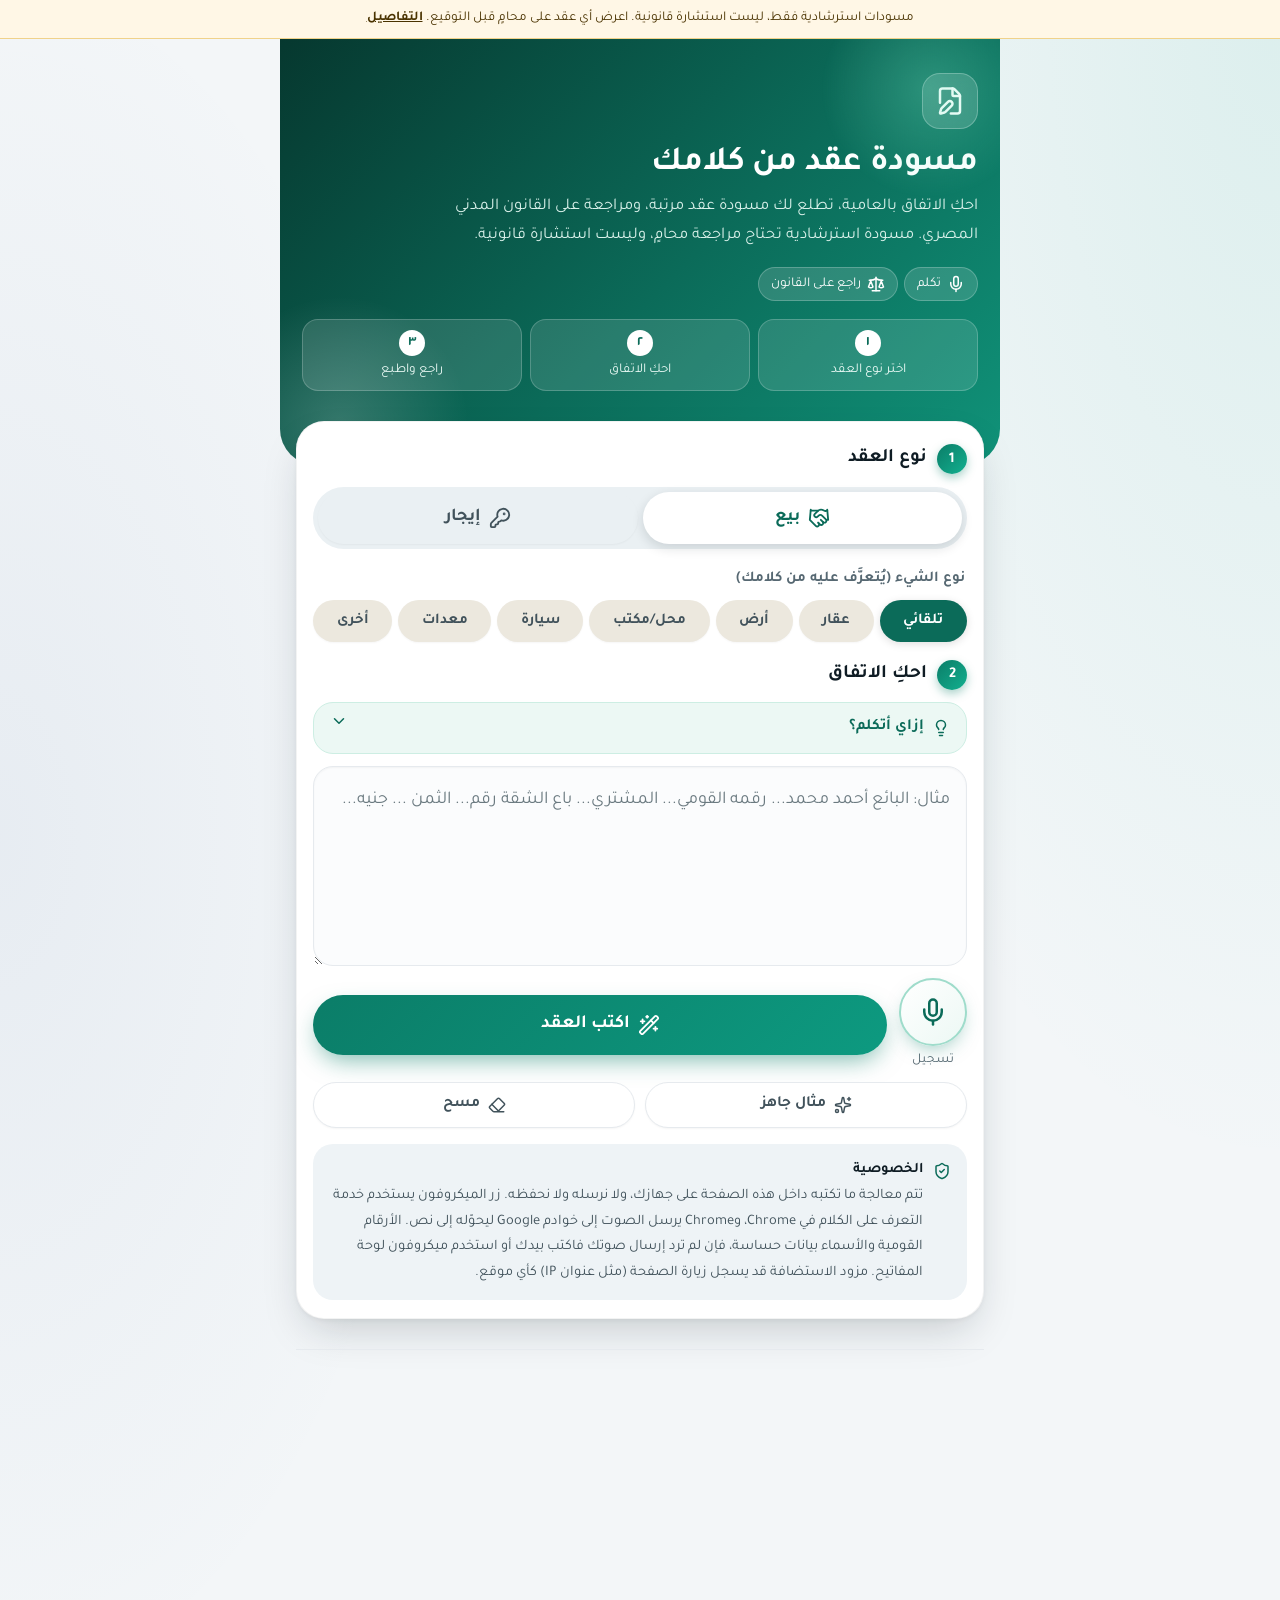
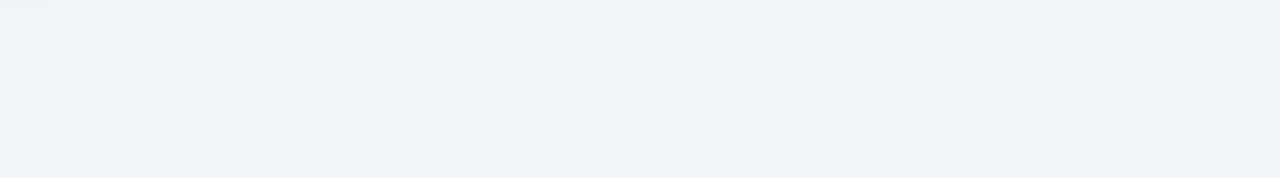
<file: index.html>
<!doctype html>
<html lang="ar" dir="rtl">
<head>
<meta charset="utf-8">
<meta name="viewport" content="width=device-width, initial-scale=1">
<meta name="theme-color" content="#0e5c4c">
<meta name="color-scheme" content="light">
<meta http-equiv="Content-Security-Policy" content="default-src 'none'; script-src 'unsafe-inline'; style-src 'unsafe-inline'; font-src data:; img-src data:; connect-src 'none'; media-src 'none'; object-src 'none'; base-uri 'none'; form-action 'none'">
<meta name="referrer" content="no-referrer">
<link rel="icon" href="data:image/svg+xml,%3Csvg%20xmlns=%27http://www.w3.org/2000/svg%27%20viewBox=%270%200%2024%2024%27%3E%3Crect%20width=%2724%27%20height=%2724%27%20rx=%275%27%20fill=%27%230e5c4c%27/%3E%3Cpath%20d=%27M8%206h6l3%203v9H8z%27%20fill=%27none%27%20stroke=%27white%27%20stroke-width=%271.6%27/%3E%3C/svg%3E">
<meta name="description" content="مسودة عقد بيع أو إيجار لأي شيء (عقار أو أرض أو سيارة أو معدات) من كلامك بالعامية المصرية، مع مراجعة على القانون المدني. مسودة استرشادية ليست استشارة قانونية.">
<title>مسودة عقد من كلامك</title>
<style>
#refs,footer{content-visibility:auto;contain-intrinsic-size:auto 320px}
*{box-sizing:border-box;-webkit-tap-highlight-color:transparent}
:root{
 --ink:#14232a;--ink2:#3d4e55;--mute:#53656c;--line:#e4dfd4;--bg:#f4f1ea;--card:#fff;
 --g900:#0a3f34;--g700:#0e5c4c;--g600:#127560;--g100:#dcefe8;--g50:#eef7f3;
 --amber:#8a5a00;--amberbg:#fff4d9;--amberb:#efd48f;--blue:#254f8f;--bluebg:#eaf1fb;--blueb:#c6d6ee;--red:#c2272d;--paper:#fffdf7;
 --r1:12px;--r2:18px;--r3:24px;--sh1:0 1px 2px rgba(40,30,10,.06),0 2px 8px rgba(40,30,10,.05);--sh2:0 8px 28px rgba(40,30,10,.12)}
html{-webkit-text-size-adjust:100%;scroll-behavior:smooth}
body{margin:0;background:var(--bg);color:var(--ink);font:17px/1.8 'Tajawal',system-ui,'Segoe UI',Tahoma,Arial,sans-serif}
svg.i{width:22px;height:22px;fill:none;stroke:currentColor;stroke-width:2;stroke-linecap:round;stroke-linejoin:round;flex:none}
svg.i.sm{width:18px;height:18px}svg.i.lg{width:30px;height:30px}
main{max-width:720px;margin:0 auto;padding:0 16px 130px}
.hero{background:radial-gradient(120% 140% at 100% 0,#16856d 0,#0e5c4c 45%,#0a3f34 100%);color:#fff;margin:0 -16px 0;padding:28px 20px 56px;border-radius:0 0 30px 30px;position:relative;overflow:hidden}
.hero:before{content:"";position:absolute;inset:auto -40px -60px auto;width:200px;height:200px;border-radius:50%;background:rgba(255,255,255,.06)}
.hero .logo{width:48px;height:48px;border-radius:16px;background:rgba(255,255,255,.15);display:grid;place-items:center;margin-bottom:14px;color:#fff}
h1{font-size:30px;line-height:1.3;margin:0 0 8px;font-weight:700}
.hero p{margin:0;font-size:16px;line-height:1.75;color:#d3ece4;max-width:34em}
.hero .chips{display:flex;flex-wrap:wrap;gap:6px;margin-top:16px}
.hero .chips span{display:inline-flex;align-items:center;gap:6px;background:rgba(255,255,255,.13);border-radius:999px;padding:2px 10px 2px 11px;font-size:13px}
.panel{background:var(--card);border-radius:var(--r3);box-shadow:var(--sh2);padding:18px 16px 16px;margin:-34px 0 0;position:relative}
h2{font-size:19px;margin:0 0 10px;display:flex;align-items:center;gap:10px;font-weight:700}
h2 .n{display:inline-grid;place-items:center;width:28px;height:28px;border-radius:50%;background:var(--g700);color:#fff;font-size:15px}
.sect{margin:26px 0 0}
.sect>h2{margin-top:0}
h3{font-size:15px;margin:18px 0 6px;color:var(--mute);font-weight:700;display:flex;align-items:center;gap:6px}
p{margin:6px 0}
.sub{color:var(--mute);font-size:15px}
.seg{display:grid;grid-template-columns:1fr 1fr;background:#ece8de;border-radius:var(--r2);padding:5px;gap:5px;margin-bottom:16px}
.seg button{min-height:54px;border:0;background:transparent;border-radius:14px;font-size:18px;font-weight:700;color:var(--mute);display:flex;align-items:center;justify-content:center;gap:8px}
.seg button.on{background:#fff;color:var(--g700);box-shadow:0 2px 8px rgba(0,0,0,.13)}
.alab{font-size:15px;font-weight:700;color:var(--mute);margin:0 2px 8px}
.seg2{display:flex;flex-wrap:wrap;gap:6px;background:transparent;padding:0;margin-bottom:16px}
.seg2 button{min-height:42px;border:0;border-radius:999px;background:#ece8de;color:var(--ink2);font-size:15px;font-weight:700;padding:0 14px;flex:1 1 auto;min-width:0;white-space:nowrap;display:flex;align-items:center;justify-content:center}
.seg2 button.on{background:var(--g700);color:#fff;box-shadow:0 2px 8px rgba(0,0,0,.13)}
#assetrow button{background:#ece8de;color:var(--ink2);border:0;min-height:42px;border-radius:999px;padding:0 14px;font-size:15px;font-weight:700;display:inline-flex;align-items:center;justify-content:center;flex:1 1 auto;min-width:0;white-space:nowrap}
#assetrow button.on{background:var(--g700);color:#fff;border-color:var(--g700);box-shadow:0 2px 8px rgba(0,0,0,.13)}
@media(max-width:430px){.seg2 button{font-size:14px;padding:0 10px}#assetrow button{font-size:14px;padding:0 10px}}
button{font:inherit;min-height:52px;padding:0 18px;border-radius:var(--r2);border:1.5px solid #d6d0c4;background:#fff;color:var(--ink);cursor:pointer;font-weight:700;font-size:16.5px;display:inline-flex;align-items:center;justify-content:center;gap:8px}
button:active{transform:scale(.98)}
button:focus-visible,textarea:focus-visible,summary:focus-visible{outline:3px solid #7fb8a8;outline-offset:2px}
button.primary{background:var(--g700);color:#fff;border-color:var(--g700);font-size:18px;min-height:58px;box-shadow:0 4px 14px rgba(14,92,76,.28)}
.tips{font-size:15.5px;color:var(--ink2);background:var(--g50);border:1px solid #cfe6dd;border-radius:var(--r2);padding:2px 16px;margin:0 0 12px}
.tips summary{cursor:pointer;font-weight:700;color:var(--g700);min-height:46px;display:flex;align-items:center;gap:8px;list-style:none}
.tips summary::-webkit-details-marker{display:none}
.tips summary .chev{margin-inline-start:auto;transition:transform .2s}
.tips[open] summary .chev{transform:rotate(180deg)}
.tips ul{margin:0 0 10px;padding:0 20px 0 0}
.tips li{margin:4px 0}
.field{position:relative}
textarea{width:100%;min-height:200px;font:inherit;font-size:18px;line-height:1.95;padding:16px;border:1.5px solid #d6d0c4;border-radius:var(--r2);color:var(--ink);resize:vertical;background:#fdfcf9;display:block}
textarea::placeholder{color:#6b7a80}
textarea:focus{border-color:var(--g600);background:#fff}
#status:empty{display:none}#status{min-height:22px;font-size:15px;color:var(--mute);margin:6px 2px 0;display:flex;align-items:center;gap:6px}
.err{color:var(--red)!important}
.bar2{display:grid;grid-template-columns:auto 1fr;gap:12px;align-items:center;margin-top:12px}
.mic{width:68px;height:68px;min-height:68px;padding:0;border-radius:50%;background:var(--g50);border:2px solid #a9d3c5;color:var(--g700);position:relative}
.mic svg.i{width:30px;height:30px}
.mic.rec{background:var(--red);border-color:var(--red);color:#fff;animation:pulse 1.4s infinite}
@keyframes pulse{0%{box-shadow:0 0 0 0 rgba(194,39,45,.45)}100%{box-shadow:0 0 0 18px rgba(194,39,45,0)}}
.lbl{font-size:13.5px;color:var(--mute);text-align:center;margin-top:2px}
.micwrap{display:flex;flex-direction:column;align-items:center}
.row2{display:grid;grid-template-columns:1fr 1fr;gap:10px;margin-top:10px}
.row2 button{min-height:46px;font-size:15.5px;color:var(--ink2);font-weight:700}
.disc{display:flex;gap:10px;background:#fff4e0;border:1.5px solid #e9b54a;border-radius:var(--r2);padding:12px 14px;margin:0 0 12px;font-size:15px;line-height:1.75;color:#4a3300}.disc b{display:block;font-size:16px}.disc svg{flex:none;margin-top:4px;color:#a86a00}
.note{display:flex;gap:10px;background:#efe9df;border-radius:var(--r2);padding:14px 16px;margin:16px 0 0;font-size:14.5px;line-height:1.75;color:var(--ink2)}
.note svg{margin-top:4px;color:var(--g700)}
.note b{display:block;margin-bottom:1px;color:var(--ink)}
.sum{background:var(--card);border:1px solid var(--line);border-radius:var(--r3);padding:16px;margin:0 0 4px;box-shadow:var(--sh1);display:grid;grid-template-columns:auto 1fr;gap:16px;align-items:center}
.sum.bad{background:#fffaf0;border-color:var(--amberb)}
.ring{--p:0;width:82px;height:82px;border-radius:50%;background:conic-gradient(var(--g600) calc(var(--p)*1%),#e8e3d8 0);display:grid;place-items:center;position:relative}
.sum.bad .ring{background:conic-gradient(#d99a12 calc(var(--p)*1%),#eadfc3 0)}
.ring:before{content:"";position:absolute;inset:9px;background:#fff;border-radius:50%}
.sum.bad .ring:before{background:#fffaf0}
.ring b{position:relative;font-size:22px;line-height:1;font-weight:700;text-align:center}
.ring small{display:block;font-size:12px;color:var(--mute);font-weight:400;margin-top:2px}
.sum .tt{font-size:19px;font-weight:700;line-height:1.5}
.sum .sub{font-size:14.5px;line-height:1.65;margin-top:4px}
.chk{background:var(--card);border:1px solid var(--line);border-radius:var(--r2);padding:13px 14px;margin:10px 0;display:flex;gap:12px;align-items:flex-start;box-shadow:var(--sh1)}
.chk .ic{flex:none;width:36px;height:36px;border-radius:12px;display:grid;place-items:center}
.chk.x{background:#fffaf0;border-color:var(--amberb)}
.chk.x .ic{background:var(--amberbg);color:var(--amber)}
.chk.i{background:#f7faff;border-color:var(--blueb)}
.chk.i .ic{background:var(--bluebg);color:var(--blue)}
.chk b{display:block;line-height:1.55;font-size:17px}
.chk .d{color:var(--ink2);font-size:15px;line-height:1.7;margin-top:2px}
.art{display:inline-block;background:#efe9df;border-radius:8px;padding:0 8px;font-size:13px;margin-inline-start:8px;color:var(--mute);font-weight:400;line-height:1.7;vertical-align:1px}
.oks{display:flex;flex-wrap:wrap;gap:8px;margin:6px 0}
.ok{background:var(--g100);color:var(--g700);border-radius:999px;padding:3px 12px 3px 14px;font-size:15px;font-weight:700;display:inline-flex;align-items:center;gap:5px}
.ok .art{background:#fff;margin-inline-start:4px}
.doc{background:var(--paper);border-radius:4px;padding:0 0 22px;margin:12px 0;box-shadow:0 10px 30px rgba(60,45,10,.16),0 0 0 1px #e6dfcd;font-family:'NaskhDoc','Tajawal',serif;position:relative;overflow:hidden}
.doc:before{content:"";display:block;height:8px;background:linear-gradient(90deg,var(--g900),var(--g600))}
.doc .in{padding:22px 20px 0}
.doc .t{font-size:30px;font-weight:700;text-align:center;margin:0 0 6px;color:var(--g900)}
.doc .tl{height:2px;margin:0 auto 20px;width:96px;background:#b8a874;border-radius:2px}
.doc p{line-height:2.15;margin:0 0 12px;font-size:19.5px;text-align:justify}
.doc .cl{margin:0 0 14px}
.doc .ch{display:flex;align-items:center;gap:8px;font-weight:700;color:var(--g700);font-size:18px;line-height:1.7;margin-bottom:0}
.doc .ch:after{content:"";flex:1;height:1px;background:#e3dcc8}
.doc .ch em{font-style:normal;color:var(--ink2);font-weight:400}
.doc .cl p{margin:0}
.doc .sigs{display:grid;grid-template-columns:1fr 1fr;gap:18px;margin-top:30px}
.doc .sg{border-top:1.5px solid #8a8f8c;padding-top:6px;text-align:center;font-size:17px;line-height:1.6}
.doc .sg small{display:block;color:var(--mute);font-size:14px}
mark{background:var(--amberbg);color:#5e3d00;padding:0 6px;border-radius:6px;font-weight:700;box-shadow:inset 0 -2px 0 var(--amberb)}
.ref{background:var(--card);border:1px solid var(--line);border-radius:var(--r2);padding:12px 14px;margin:8px 0;box-shadow:var(--sh1)}.ref b{display:inline-block;color:var(--g700);background:var(--g50);border-radius:8px;padding:0 10px;margin-bottom:2px}.ref span{display:block;color:var(--ink);font-size:16px;line-height:1.85}
footer{color:var(--mute);font-size:14px;line-height:1.85;margin-top:30px;border-top:1px solid var(--line);padding-top:14px}
.dock{position:fixed;inset-inline:0;bottom:0;background:rgba(255,253,247,.96);backdrop-filter:blur(8px);border-top:1px solid var(--line);padding:10px 14px calc(10px + env(safe-area-inset-bottom));display:grid;grid-template-columns:1.2fr 1fr;gap:10px;max-width:720px;margin:0 auto;box-shadow:0 -8px 24px rgba(60,45,10,.10);border-radius:20px 20px 0 0}
.dock[hidden]{display:none}
.hint{display:flex;gap:8px;align-items:flex-start;color:var(--ink2);font-size:15px;margin:2px 0 10px}
@media(min-width:560px){.hero{border-radius:0 0 30px 30px}}

.lawbar{background:#fff4e0;border-bottom:1.5px solid #e9b54a;color:#4a3300;font-size:14px;line-height:1.6;padding:8px 14px;text-align:center}
.lawbar a{color:#4a3300;font-weight:700}
nav.fnav{display:flex;flex-wrap:wrap;gap:6px 16px;margin:18px 0 0;padding:0;font-size:15px}
nav.fnav a{color:var(--ink2);text-underline-offset:3px;padding:6px 0;min-height:24px}
.pg{background:var(--card);border:1px solid var(--line);border-radius:var(--r2);padding:18px 16px;margin:14px 12px}
.pg h1{margin:0 0 10px;font-size:24px}.pg h2{margin:16px 0 4px;font-size:17px}.pg p,.pg li{line-height:1.9;color:var(--ink2)}
.pg ul{padding-inline-start:20px;margin:6px 0}
.pg .back{display:inline-block;margin-top:12px;font-weight:700;color:var(--ink)}
.pg mark{background:#fff1b8;color:#14232a;padding:0 4px;border-radius:4px}
.tver{margin-top:14px;font-size:13px;color:var(--mute);border-top:1px dashed var(--line);padding-top:8px}
.dock{grid-template-columns:minmax(0,1.3fr) minmax(0,1fr) minmax(0,1fr);gap:8px}.dock button{padding-inline:8px;min-width:0}

/* v4 modern */
:root{--ink:#0f1c24;--ink2:#41525b;--mute:#566872;--line:#e6eaee;--bg:#f3f6f8;--card:#fff;--acc:#0b7d68;--acc2:#12b08f;--g700:#0b6b59;--g600:#0b7d68;--g50:#ecf8f4;--g100:#d6f0e8;--r1:14px;--r2:20px;--r3:28px;--sh1:0 1px 2px rgba(15,28,36,.05),0 4px 14px rgba(15,28,36,.06);--sh2:0 2px 4px rgba(15,28,36,.04),0 18px 44px -12px rgba(15,28,36,.22)}
body{background:var(--bg);background-image:radial-gradient(60% 40% at 100% 0,rgba(18,176,143,.10),transparent 70%),radial-gradient(50% 30% at 0 20%,rgba(37,79,143,.06),transparent 70%);background-repeat:no-repeat;letter-spacing:0}
.hero{background:linear-gradient(135deg,#06382f 0%,#0b6b59 55%,#12a487 120%);padding:34px 22px 74px;border-radius:0 0 36px 36px}
.hero:before{width:260px;height:260px;inset:auto auto -90px -70px;background:radial-gradient(circle,rgba(255,255,255,.18),rgba(255,255,255,0) 70%)}
.hero:after{content:"";position:absolute;inset:-60px -40px auto auto;width:220px;height:220px;border-radius:50%;background:radial-gradient(circle,rgba(125,235,200,.28),rgba(125,235,200,0) 70%)}
.hero .logo{width:56px;height:56px;border-radius:18px;background:rgba(255,255,255,.16);border:1px solid rgba(255,255,255,.28);backdrop-filter:blur(6px)}
h1{font-size:34px;line-height:1.25;font-weight:800;letter-spacing:-.2px}
.hero p{font-size:16.5px;color:#d9f1ea}
.hero .chips span{background:rgba(255,255,255,.14);border:1px solid rgba(255,255,255,.22);padding:4px 12px;font-size:13.5px}
.steps{display:grid;grid-template-columns:repeat(3,1fr);gap:8px;margin:18px 0 0;padding:0;list-style:none}
.steps li{background:rgba(255,255,255,.12);border:1px solid rgba(255,255,255,.2);border-radius:16px;padding:10px 8px;text-align:center;font-size:13.5px;line-height:1.5;color:#eafaf5;display:flex;flex-direction:column;align-items:center;gap:4px}
.steps b{display:grid;place-items:center;width:26px;height:26px;border-radius:50%;background:#fff;color:#0b6b59;font-size:14px}
.panel{border-radius:var(--r3);box-shadow:var(--sh2);border:1px solid rgba(15,28,36,.05);padding:20px 16px 18px;margin-top:-44px}
h2{font-size:19px;font-weight:800}
h2 .n{background:linear-gradient(135deg,var(--acc),var(--acc2));width:30px;height:30px;box-shadow:0 4px 10px rgba(11,125,104,.35)}
.seg{background:#eaf0f3;border-radius:999px;padding:5px}
.seg button{border-radius:999px;min-height:52px;color:var(--ink2)}
.seg button.on{color:var(--g700);box-shadow:0 4px 12px rgba(15,28,36,.14)}
button{border:1.5px solid var(--line);border-radius:999px;background:#fff;box-shadow:0 1px 2px rgba(15,28,36,.04)}
button.primary{background:linear-gradient(135deg,var(--acc) 0%,#0d9a80 100%);border:0;box-shadow:0 10px 24px -6px rgba(11,125,104,.55);min-height:60px;font-size:18.5px}
.mic{background:linear-gradient(135deg,#fff,var(--g50));border:2px solid #9fdccb;box-shadow:0 8px 20px -8px rgba(11,125,104,.5)}
.tips{background:var(--g50);border:1px solid #cdeee3;border-radius:var(--r2)}
textarea{border:1.5px solid var(--line);background:#fbfcfd;border-radius:var(--r2);box-shadow:inset 0 1px 2px rgba(15,28,36,.04)}
textarea:focus{border-color:var(--acc2);box-shadow:0 0 0 4px rgba(18,176,143,.16)}
.note{background:#eef3f6;border-radius:var(--r2)}
.sect>h2{font-size:20px}
.dock{background:rgba(255,255,255,.88);backdrop-filter:saturate(1.4) blur(14px);border-top:1px solid rgba(15,28,36,.08);box-shadow:0 -10px 30px -12px rgba(15,28,36,.22);border-radius:22px 22px 0 0}
.doc{background:#fff;border-radius:var(--r2);box-shadow:var(--sh2);border:1px solid rgba(15,28,36,.05);border-top:5px solid var(--acc2)}
.pg{border-radius:var(--r3);box-shadow:var(--sh1);border:1px solid rgba(15,28,36,.05)}
.lawbar{background:#fff7e6;border-bottom:1px solid #f0d28a;font-size:13.5px}
footer{color:var(--mute)}
.dock{grid-template-columns:minmax(0,1.5fr) minmax(0,1fr) minmax(0,1fr)}.dock button{font-size:15px;white-space:nowrap;padding-inline:6px;gap:6px}
@media print{
 body{background:#fff}.lawbar,.hero,.panel,#checks,.sum,#sumsect,.hint,.dock,footer,nav.fnav,.sect>h2,#refsect,.pg,.noprint{display:none!important}
 #out,#out>.sect{display:block!important;border:0;box-shadow:none;padding:0;margin:0}
 #out>.sect:first-child,#out>.sect:last-child{display:none!important}
 .disc{break-inside:avoid}
 #out[hidden]{display:none!important}
 .printdisc{display:block!important}
 .doc,.doc .in{box-shadow:none!important;border:0!important;font-size:13pt;color:#000}
 mark{background:none;border-bottom:1px dotted #000;color:#000}
}
.printdisc{display:none;font-size:11pt;border:1px solid #000;padding:6px 8px;margin-bottom:10px}
@media(prefers-reduced-motion:reduce){*{animation:none!important;transition:none!important}}
</style>
</head>
<body>
<noscript><p style="padding:20px;font:18px/1.8 system-ui,Tahoma,Arial,sans-serif;background:#fff4e0;margin:0">هذه الصفحة تحتاج تفعيل JavaScript في المتصفح لتعمل.</p></noscript>
<svg width="0" height="0" style="position:absolute" aria-hidden="true"><defs><symbol id="i-mic" viewBox="0 0 24 24"><path d="M12 19v3" /> <path d="M19 10v2a7 7 0 0 1-14 0v-2" /> <rect x="9" y="2" width="6" height="13" rx="3" /></symbol><symbol id="i-mic-off" viewBox="0 0 24 24"><path d="M12 19v3" /> <path d="M15 9.34V5a3 3 0 0 0-5.68-1.33" /> <path d="M16.95 16.95A7 7 0 0 1 5 12v-2" /> <path d="M18.89 13.23A7 7 0 0 0 19 12v-2" /> <path d="m2 2 20 20" /> <path d="M9 9v3a3 3 0 0 0 5.12 2.12" /></symbol><symbol id="i-file-text" viewBox="0 0 24 24"><path d="M6 22a2 2 0 0 1-2-2V4a2 2 0 0 1 2-2h8a2.4 2.4 0 0 1 1.704.706l3.588 3.588A2.4 2.4 0 0 1 20 8v12a2 2 0 0 1-2 2z" /> <path d="M14 2v5a1 1 0 0 0 1 1h5" /> <path d="M10 9H8" /> <path d="M16 13H8" /> <path d="M16 17H8" /></symbol><symbol id="i-copy" viewBox="0 0 24 24"><rect width="14" height="14" x="8" y="8" rx="2" ry="2" /> <path d="M4 16c-1.1 0-2-.9-2-2V4c0-1.1.9-2 2-2h10c1.1 0 2 .9 2 2" /></symbol><symbol id="i-download" viewBox="0 0 24 24"><path d="M12 15V3" /> <path d="M21 15v4a2 2 0 0 1-2 2H5a2 2 0 0 1-2-2v-4" /> <path d="m7 10 5 5 5-5" /></symbol><symbol id="i-check" viewBox="0 0 24 24"><path d="M20 6 9 17l-5-5" /></symbol><symbol id="i-info" viewBox="0 0 24 24"><circle cx="12" cy="12" r="10" /> <path d="M12 16v-4" /> <path d="M12 8h.01" /></symbol><symbol id="i-scale" viewBox="0 0 24 24"><path d="M12 3v18" /> <path d="m19 8 3 8a5 5 0 0 1-6 0zV7" /> <path d="M3 7h1a17 17 0 0 0 8-2 17 17 0 0 0 8 2h1" /> <path d="m5 8 3 8a5 5 0 0 1-6 0zV7" /> <path d="M7 21h10" /></symbol><symbol id="i-eraser" viewBox="0 0 24 24"><path d="M21 21H8a2 2 0 0 1-1.42-.587l-3.994-3.999a2 2 0 0 1 0-2.828l10-10a2 2 0 0 1 2.829 0l5.999 6a2 2 0 0 1 0 2.828L12.834 21" /> <path d="m5.082 11.09 8.828 8.828" /></symbol><symbol id="i-sparkles" viewBox="0 0 24 24"><path d="M11.017 2.814a1 1 0 0 1 1.966 0l1.051 5.558a2 2 0 0 0 1.594 1.594l5.558 1.051a1 1 0 0 1 0 1.966l-5.558 1.051a2 2 0 0 0-1.594 1.594l-1.051 5.558a1 1 0 0 1-1.966 0l-1.051-5.558a2 2 0 0 0-1.594-1.594l-5.558-1.051a1 1 0 0 1 0-1.966l5.558-1.051a2 2 0 0 0 1.594-1.594z" /> <path d="M20 2v4" /> <path d="M22 4h-4" /> <circle cx="4" cy="20" r="2" /></symbol><symbol id="i-chevron-down" viewBox="0 0 24 24"><path d="m6 9 6 6 6-6" /></symbol><symbol id="i-key-round" viewBox="0 0 24 24"><path d="M2.586 17.414A2 2 0 0 0 2 18.828V21a1 1 0 0 0 1 1h3a1 1 0 0 0 1-1v-1a1 1 0 0 1 1-1h1a1 1 0 0 0 1-1v-1a1 1 0 0 1 1-1h.172a2 2 0 0 0 1.414-.586l.814-.814a6.5 6.5 0 1 0-4-4z" /> <circle cx="16.5" cy="7.5" r=".5" fill="currentColor" /></symbol><symbol id="i-handshake" viewBox="0 0 24 24"><path d="m11 17 2 2a1 1 0 1 0 3-3" /> <path d="m14 14 2.5 2.5a1 1 0 1 0 3-3l-3.88-3.88a3 3 0 0 0-4.24 0l-.88.88a1 1 0 1 1-3-3l2.81-2.81a5.79 5.79 0 0 1 7.06-.87l.47.28a2 2 0 0 0 1.42.25L21 4" /> <path d="m21 3 1 11h-2" /> <path d="M3 3 2 14l6.5 6.5a1 1 0 1 0 3-3" /> <path d="M3 4h8" /></symbol><symbol id="i-square-pen" viewBox="0 0 24 24"><path d="M12 3H5a2 2 0 0 0-2 2v14a2 2 0 0 0 2 2h14a2 2 0 0 0 2-2v-7" /> <path d="M18.375 2.625a1 1 0 0 1 3 3l-9.013 9.014a2 2 0 0 1-.853.505l-2.873.84a.5.5 0 0 1-.62-.62l.84-2.873a2 2 0 0 1 .506-.852z" /></symbol><symbol id="i-shield-check" viewBox="0 0 24 24"><path d="M20 13c0 5-3.5 7.5-7.66 8.95a1 1 0 0 1-.67-.01C7.5 20.5 4 18 4 13V6a1 1 0 0 1 1-1c2 0 4.5-1.2 6.24-2.72a1.17 1.17 0 0 1 1.52 0C14.51 3.81 17 5 19 5a1 1 0 0 1 1 1z" /> <path d="m9 12 2 2 4-4" /></symbol><symbol id="i-trash" viewBox="0 0 24 24"><path d="M10 11v6" /> <path d="M14 11v6" /> <path d="M19 6v14a2 2 0 0 1-2 2H7a2 2 0 0 1-2-2V6" /> <path d="M3 6h18" /> <path d="M8 6V4a2 2 0 0 1 2-2h4a2 2 0 0 1 2 2v2" /></symbol><symbol id="i-wand-sparkles" viewBox="0 0 24 24"><path d="m21.64 3.64-1.28-1.28a1.21 1.21 0 0 0-1.72 0L2.36 18.64a1.21 1.21 0 0 0 0 1.72l1.28 1.28a1.2 1.2 0 0 0 1.72 0L21.64 5.36a1.2 1.2 0 0 0 0-1.72" /> <path d="m14 7 3 3" /> <path d="M5 6v4" /> <path d="M19 14v4" /> <path d="M10 2v2" /> <path d="M7 8H3" /> <path d="M21 16h-4" /> <path d="M11 3H9" /></symbol><symbol id="i-circle-check" viewBox="0 0 24 24"><circle cx="12" cy="12" r="10" /> <path d="m16 9-5.5 5.5L8 12" /></symbol><symbol id="i-lightbulb" viewBox="0 0 24 24"><path d="M15 14c.2-1 .7-1.7 1.5-2.5 1-.9 1.5-2.2 1.5-3.5A6 6 0 0 0 6 8c0 1 .2 2.2 1.5 3.5.7.7 1.3 1.5 1.5 2.5" /> <path d="M9 18h6" /> <path d="M10 22h4" /></symbol><symbol id="i-file-pen" viewBox="0 0 24 24"><path d="M12.659 22H18a2 2 0 0 0 2-2V8a2.4 2.4 0 0 0-.706-1.706l-3.588-3.588A2.4 2.4 0 0 0 14 2H6a2 2 0 0 0-2 2v9.34" /> <path d="M14 2v5a1 1 0 0 0 1 1h5" /> <path d="M10.378 12.622a1 1 0 0 1 3 3.003L8.36 20.637a2 2 0 0 1-.854.506l-2.867.837a.5.5 0 0 1-.62-.62l.836-2.869a2 2 0 0 1 .506-.853z" /></symbol><symbol id="i-circle-x" viewBox="0 0 24 24"><circle cx="12" cy="12" r="10" /> <path d="m15 9-6 6" /> <path d="m9 9 6 6" /></symbol><symbol id="i-stamp" viewBox="0 0 24 24"><path d="M14 13V8.5C14 7 15 7 15 5a3 3 0 0 0-6 0c0 2 1 2 1 3.5V13" /> <path d="M20 15.5a2.5 2.5 0 0 0-2.5-2.5h-11A2.5 2.5 0 0 0 4 15.5V17a1 1 0 0 0 1 1h14a1 1 0 0 0 1-1z" /> <path d="M5 22h14" /></symbol><symbol id="i-alert" viewBox="0 0 24 24"><path d="m21.73 18-8-14a2 2 0 0 0-3.48 0l-8 14A2 2 0 0 0 4 21h16a2 2 0 0 0 1.73-3"/><path d="M12 9v4"/><path d="M12 17h.01"/></symbol></defs></svg>
<aside class="lawbar" aria-label="تنبيه قانوني">مسودات استرشادية فقط، ليست استشارة قانونية. اعرض أي عقد على محامٍ قبل التوقيع. <a href="#/disclaimer">التفاصيل</a></aside>
<main>
<div id="home"><header class="hero"><div class="logo"><svg class="i lg" aria-hidden="true"><use href="#i-file-pen"/></svg></div><h1>مسودة عقد من كلامك</h1><p>احكِ الاتفاق بالعامية، تطلع لك مسودة عقد مرتبة، ومراجعة على القانون المدني المصري. مسودة استرشادية تحتاج مراجعة محامٍ، وليست استشارة قانونية.</p><div class="chips"><span><svg class="i sm" aria-hidden="true"><use href="#i-mic"/></svg>تكلم</span><span><svg class="i sm" aria-hidden="true"><use href="#i-scale"/></svg>راجع على القانون</span></div><ol class="steps"><li><b>١</b>اختر نوع العقد</li><li><b>٢</b>احكِ الاتفاق</li><li><b>٣</b>راجع واطبع</li></ol></header>
<section class="panel">
<h2><span class="n">1</span>نوع العقد</h2>
<div class="seg" role="group" aria-label="نوع العقد"><button id="k-sale" class="on" type="button"><svg class="i" aria-hidden="true"><use href="#i-handshake"/></svg>بيع</button><button id="k-lease" type="button"><svg class="i" aria-hidden="true"><use href="#i-key-round"/></svg>إيجار</button></div>
<div class="alab">نوع الشيء (يُتعرَّف عليه من كلامك)</div>
<div class="seg2" id="assetrow" role="group" aria-label="نوع الشيء"><button type="button" data-asset="" class="on">تلقائي</button><button type="button" data-asset="home">عقار</button><button type="button" data-asset="land">أرض</button><button type="button" data-asset="shop">محل/مكتب</button><button type="button" data-asset="vehicle">سيارة</button><button type="button" data-asset="equipment">معدات</button><button type="button" data-asset="other">أخرى</button></div>
<h2><span class="n">2</span>احكِ الاتفاق</h2>
<details class="tips"><summary><svg class="i sm" aria-hidden="true"><use href="#i-lightbulb"/></svg>إزاي أتكلم؟<span class="chev"><svg class="i sm" aria-hidden="true"><use href="#i-chevron-down"/></svg></span></summary><ul><li>اذكر البائع والمشتري (أو المؤجر والمستأجر) بالاسم، ثم الرقم القومي لكل واحد.</li><li>جملة قصيرة لكل معلومة: الوصف، الثمن أو الأجرة، السداد، المدة، التسليم.</li><li>الأرقام بالأرقام أو بالكلام، مع كلمة «جنيه».</li><li>التاريخ مثل: من 1/1/2027، أو: من أول يناير 2027.</li></ul></details>
<div class="field"><textarea id="txt" dir="rtl" lang="ar" placeholder="مثال: البائع أحمد محمد... رقمه القومي... المشتري... باع الشقة رقم... الثمن ... جنيه..." aria-label="نص الاتفاق"></textarea></div>
<div id="status" role="status"></div>
<div class="bar2"><div class="micwrap"><button id="mic" class="mic" type="button" aria-label="ابدأ التسجيل"><svg class="i" aria-hidden="true"><use href="#i-mic"/></svg></button><div class="lbl" id="miclbl">تسجيل</div></div><button id="go" class="primary" type="button"><svg class="i" aria-hidden="true"><use href="#i-wand-sparkles"/></svg>اكتب العقد</button></div>
<div class="row2"><button id="ex" type="button"><svg class="i sm" aria-hidden="true"><use href="#i-sparkles"/></svg>مثال جاهز</button><button id="clr" type="button"><svg class="i sm" aria-hidden="true"><use href="#i-eraser"/></svg>مسح</button></div>
<div class="note"><svg class="i sm" aria-hidden="true"><use href="#i-shield-check"/></svg><div><b>الخصوصية</b>تتم معالجة ما تكتبه داخل هذه الصفحة على جهازك، ولا نرسله ولا نحفظه. زر الميكروفون يستخدم خدمة التعرف على الكلام في Chrome، وChrome يرسل الصوت إلى خوادم Google ليحوّله إلى نص. الأرقام القومية والأسماء بيانات حساسة، فإن لم ترد إرسال صوتك فاكتب بيدك أو استخدم ميكروفون لوحة المفاتيح. مزود الاستضافة قد يسجل زيارة الصفحة (مثل عنوان IP) كأي موقع.</div></div>
</section>
<div id="out" hidden>
<section class="sect"><h2><span class="n">3</span>مراجعة على القانون المدني</h2>
<div class="sum" id="sum" role="status"></div>
<div id="checks"></div></section>
<section class="sect"><h2><span class="n">4</span>المسودة</h2>
<div class="disc" role="note"><svg class="i sm" aria-hidden="true"><use href="#i-alert"/></svg><div><b>تنبيه مهم</b>هذه مسودة آلية للاسترشاد فقط. ليست استشارة قانونية ولا عقدًا نهائيًا، وقد تخطئ في فهم الكلام أو في اختيار البنود. قبل التوقيع اعرضها على محامٍ، وراجع الأسماء والأرقام والمبالغ من المستندات الأصلية. <span id="disc-prop">ولا تنتقل ملكية العقار إلا بالتسجيل في الشهر العقاري.</span></div></div>
<p class="hint"><svg class="i sm" aria-hidden="true"><use href="#i-info"/></svg><span>الخانات الصفراء بين أقواس مربعة ناقصة. أكمل كلامك واضغط «اكتب العقد» مرة ثانية، أو انسخ النص وعدّله.</span></p>
<div class="printdisc">مسودة استرشادية آلية وليست استشارة قانونية. تُراجَع من محامٍ قبل التوقيع.</div><div class="doc" id="doc"></div></section>
<section class="sect"><h2><svg class="i" aria-hidden="true"><use href="#i-scale"/></svg>المواد المرجعية</h2>
<div id="refs"></div></section>
</div>
<footer>المصدر: القانون المدني رقم 131 لسنة 1948، بنص المواد المنشور على موقع مصلحة الضرائب المصرية (eta.gov.eg)، ونص المادة 934 كما ورد في مصدر قانوني منشور. قد تكون بعض المواد عُدّلت بعد هذا النص، فراجع آخر صياغة قبل التوقيع. المادة التي تبدأ بكلمة «مقتطف» مأخوذة جزئيًا. نطاق العقود: العقود الجديدة الخاضعة للقانون المدني (القانون 4 لسنة 1996). الإيجار القديم له قوانين خاصة لا تغطيها المسودة. وبنود المسودة تتغير حسب نوع الشيء: عقار أو أرض أو سيارة أو معدات. هذه أداة مساعدة تجريبية: المسودة التي تنتجها استرشادية، وتحتاج مراجعة محامٍ قبل التوقيع أو أي استخدام رسمي. لا تغني عن الاستشارة القانونية.</footer>

</div>
<section id="pg-about" class="pg" hidden><h1>عن الأداة</h1><p>«مسودة عقد من كلامك» أداة مجانية تجريبية. تحكي الاتفاق بالعامية المصرية، فتطلع لك مسودة عقد بيع أو إيجار لأي شيء: عقار أو أرض أو سيارة أو معدات، مرتبة، وتراجعها على نصوص القانون المدني المصري.</p><h2>من نحن</h2><p>الأداة من تطوير وتشغيل سامح طه، بشكل فردي. يعمل سامح في صياغة العقود وكتابتها، ويعمل في مكتب محاماة، وأُعدّت الأداة بعد الرجوع إلى مكتب المحاماة الذي يعمل فيه.</p><h2>ما هي وما ليست</h2><ul><li>أداة مساعدة تكتب مسودة وتنبّه للبنود الناقصة.</li><li>ليست مكتب محاماة ولا جهة حكومية، ولا تقدم استشارة قانونية، ولا تعوّض عن المحامي.</li><li>لا تسجّل العقد في الشهر العقاري ولا توثّقه.</li><li>المسودة للاسترشاد فقط، وراجعها مع محامٍ قبل التوقيع.</li></ul><h2>الدعم</h2><p>لأي مشكلة في استخدام الأداة (خطأ في الموقع أو سؤال عن طريقة الاستخدام): <a href="mailto:samehtaha747@gmail.com">samehtaha747@gmail.com</a>. الدعم تقني فقط ولا نرد على أي استفسار قانوني.</p><a class="back" href="#/">العودة للأداة</a></section>
<section id="pg-terms" class="pg" hidden><h1>شروط الاستخدام</h1><p>باستخدامك الأداة توافق على التالي. آخر تحديث: ٢٦ نوفمبر ٢٠٢٦.</p><ul><li>الأداة تنتج مسودات استرشادية آلية. قد تخطئ في فهم الكلام أو في اختيار البنود أو في الأسماء والأرقام والمبالغ.</li><li>أنت المسؤول عن مراجعة كل بيان في المسودة من مستنداتك الأصلية قبل أي استخدام.</li><li>لا تعتمد على المسودة وحدها في توقيع أو دفع أو تسجيل. اعرضها على محامٍ مرخّص.</li><li>تُقدَّم الأداة «كما هي» دون أي ضمان بالدقة أو الاكتمال أو الملاءمة لحالتك. وبالقدر الذي يسمح به القانون، لا يتحمل مشغّل الأداة مسؤولية عن أي خسارة ناتجة عن استخدامها. تحقق من مدى سريان هذا البند مع محامٍ.</li><li>نصوص المواد المعروضة مأخوذة من القانون المدني رقم 131 لسنة 1948 كما نشرته مصلحة الضرائب المصرية، وقد تكون عُدّلت لاحقًا.</li><li>لا تدخل بيانات حقيقية حساسة لا حاجة لها. استخدم أسماء وأرقامًا تجريبية عند التجربة.</li></ul><p>هذه الصياغة نفسها تحتاج مراجعة محامٍ قبل الإطلاق الرسمي.</p><a class="back" href="#/">العودة للأداة</a></section>
<section id="pg-privacy" class="pg" hidden><h1>الخصوصية</h1><p>آخر تحديث: ٢٦ نوفمبر ٢٠٢٦.</p><h2>ما تكتبه</h2><p>النص الذي تكتبه أو تتكلم به يُعالَج داخل متصفحك على جهازك لتكوين المسودة. لا يرسله موقعنا إلى أي خادم ولا يحفظه، ويختفي عند إغلاق الصفحة أو تحديثها.</p><h2>الميكروفون</h2><p>زر الميكروفون يطلب إذنك أولًا، ويستخدم خدمة التعرف على الكلام في متصفح Chrome. Chrome يرسل الصوت إلى خوادم Google ليحوّله إلى نص، وهذا يخضع لسياسة خصوصية Google وليس لنا سيطرة عليه. لا نحصل على تسجيل الصوت. إن أردت تجنّب ذلك فاكتب بيدك ولا تضغط زر الميكروفون.</p><h2>ما قد تسجله الاستضافة</h2><p>الموقع مُستضاف لدى مزوّد استضافة خارجي، وقد تسجّل خوادمه بيانات تقنية مثل عنوان IP ونوع المتصفح عند فتح الصفحة. لا نضع في الصفحة أي أدوات تتبع أو إعلانات أو كوكيز.</p><h2>مراسلة الدعم</h2><p>إن راسلت بريد الدعم فالرسالة تصل إلى سامح طه وتخضع لسياسة خصوصية مزوّد البريد. نستخدمها للرد عليك فقط. لا ترسل بيانات عقد حقيقية أو أرقامًا قومية.</p><h2>ملاحظة</h2><p>إن أضفنا مستقبلًا حسابات أو حفظًا للعقود، سنحدّث هذه الصفحة قبل ذلك. هذه الصياغة تحتاج مراجعة محامٍ، خصوصًا لو استخدم الموقع أشخاص خارج مصر.</p><a class="back" href="#/">العودة للأداة</a></section>
<section id="pg-disclaimer" class="pg" hidden><h1>إخلاء مسؤولية قانوني</h1><p>المسودات التي تنتجها هذه الأداة استرشادية فقط، وليست استشارة قانونية ولا عقدًا نهائيًا.</p><ul><li>قد تحتوي المسودة على أخطاء أو نقص أو بنود لا تناسب حالتك.</li><li>لا تنتقل ملكية العقار إلا بالتسجيل في الشهر العقاري، ومجرد توقيع عقد عرفي لا يكفي لذلك.</li><li>الإيجار القديم (القوانين 49 لسنة 1977 و136 لسنة 1981 و164 لسنة 2025) والأراضي الزراعية لهما قواعد خاصة لا تغطيها الأداة.</li><li>لا تشمل المسودة الضرائب والرسوم، وهي تختلف بحسب الحالة.</li><li><b>اعرض أي مسودة على محامٍ مرخّص قبل التوقيع.</b></li></ul><a class="back" href="#/">العودة للأداة</a></section>
<section id="pg-contact" class="pg" hidden><h1>تواصل معنا</h1><p>للدعم الفني على الموقع: <a href="mailto:samehtaha747@gmail.com">samehtaha747@gmail.com</a>. نرد على مشاكل الاستخدام فقط، ولا نقدم استشارات قانونية. لا ترسل في رسالتك رقمًا قوميًا أو بيانات عقد حقيقية. للاستشارة القانونية توجّه إلى محامٍ.</p><a class="back" href="#/">العودة للأداة</a></section>
</main>
<nav class="fnav" style="margin:0 14px 90px" aria-label="روابط الموقع"><a href="#/about">عن الأداة</a><a href="#/terms">الشروط</a><a href="#/privacy">الخصوصية</a><a href="#/disclaimer">إخلاء المسؤولية</a><a href="#/contact">تواصل</a></nav>
<div class="dock" id="dock" hidden><button id="copy" class="primary" type="button"><svg class="i" aria-hidden="true"><use href="#i-copy"/></svg><span id="copylbl">انسخ العقد</span></button><button id="word" type="button"><svg class="i" aria-hidden="true"><use href="#i-download"/></svg>Word</button><button id="prt" type="button"><svg class="i" aria-hidden="true"><use href="#i-file-text"/></svg>طباعة</button></div>
<script>

                             

const SAMPLES                       = {
    sale: 'البائع أحمد محمد علي، رقمه القومي 28001011234567، يسكن القاهرة. المشتري محمود سمير حسن، رقمه القومي 29005051234567. باع الشقة رقم 5 بالدور الثالث بالعقار رقم 12 شارع التحرير مدينة نصر القاهرة مساحتها 120 متر. الثمن 1500000 جنيه. المشتري دفع مقدم 500000 جنيه والباقي على 10 أقساط شهرية. التسليم بتاريخ 1/1/2027.',
    lease: 'المؤجر خالد إبراهيم السيد، رقمه القومي 27503031234567. المستأجر ياسر عادل فوزي، رقمه القومي 29207071234567. أجّر شقة سكنية رقم 8 بالدور الثاني بالعقار 3 شارع الجمهورية الجيزة. مدة العقد سنتين تبدأ من 1/1/2027. الأجرة 6000 جنيه شهريا تدفع أول كل شهر. التأمين 12000 جنيه. زيادة سنوية 10 بالمائة. المستأجر يتحمل فواتير الكهرباء والمياه.',
    'lease:vehicle': 'المؤجر محمد أحمد علي، رقمه القومي 27503031234567، يسكن 5 شارع النيل الدقي الجيزة. المستأجر هاني سمير فؤاد، رقمه القومي 29207071234567، يسكن 10 شارع الهرم فيصل. أجّر سيارة تويوتا كورولا موديل 2023 لوحات أ ب ج 123. مدة الإيجار 3 أيام تبدأ من 1/3/2027 الساعة 10 صباحا. الأجرة 1500 جنيه في اليوم تدفع عند الاستلام. وديعة تأمين 5000 جنيه. التأمين شامل. المستأجر يتحمل البنزين ومخالفات المرور. قراءة العداد 45000 كيلومتر. معاه رخصة قيادة رقم 123456. التأخير في الرد 500 جنيه عن كل يوم. الشرط الجزائي 3000 جنيه.',
    'sale:vehicle': 'البائع محمد أحمد علي، رقمه القومي 27503031234567، يسكن 5 شارع النيل الدقي الجيزة. المشتري هاني سمير فؤاد، رقمه القومي 29207071234567. باع سيارة تويوتا كورولا موديل 2023 لوحات أ ب ج 123. الثمن 450000 جنيه. المشتري دفع 100000 جنيه مقدم والباقي عند التسليم. التسليم بتاريخ 1/4/2027. معاه رخصة السيارة. قراءة العداد 45000 كيلومتر. الشرط الجزائي 10000 جنيه.',

    'lease:equipment': 'المؤجر محمد أحمد علي، رقمه القومي 27503031234567، يسكن 5 شارع النيل الدقي الجيزة. المستأجر هاني سمير فؤاد، رقمه القومي 29207071234567، يسكن 10 شارع الهرم فيصل. أجّر ماكينة تصوير ريكو رقم 5566. مدة الإيجار سنة تبدأ من 1/5/2027. الأجرة 2000 جنيه شهريا تدفع أول كل شهر. وديعة تأمين 4000 جنيه. الشرط الجزائي 5000 جنيه.',
    'sale:equipment': 'البائع محمد أحمد علي، رقمه القومي 27503031234567، يسكن 5 شارع النيل الدقي الجيزة. المشتري هاني سمير فؤاد، رقمه القومي 29207071234567، يسكن 10 شارع الهرم فيصل. باع ماكينة تصوير ريكو رقم 5566. الثمن 25000 جنيه. المشتري دفع 5000 جنيه مقدم والباقي عند التسليم. التسليم بتاريخ 1/5/2027. الشرط الجزائي 3000 جنيه.',
    'lease:other': 'المؤجر محمد أحمد علي، رقمه القومي 27503031234567، يسكن 5 شارع النيل الدقي الجيزة. المستأجر هاني سمير فؤاد، رقمه القومي 29207071234567، يسكن 10 شارع الهرم فيصل. أجّر موبايل ايفون 15 برو. مدة الإيجار 6 أشهر تبدأ من 1/2/2027. الأجرة 500 جنيه شهريا تدفع أول كل شهر. وديعة تأمين 2000 جنيه. الشرط الجزائي 1500 جنيه.',
    'sale:other': 'البائع محمد أحمد علي، رقمه القومي 27503031234567، يسكن 5 شارع النيل الدقي الجيزة. المشتري هاني سمير فؤاد، رقمه القومي 29207071234567، يسكن 10 شارع الهرم فيصل. باع موبايل ايفون 15 برو. الثمن 40000 جنيه. التسليم عند التوقيع. الشرط الجزائي 2000 جنيه.',};

const norm = (s        ) => s
    .replace(/[٠-٩]/g, (d) => String('٠١٢٣٤٥٦٧٨٩'.indexOf(d)))
    .replace(/[أإآ]/g, 'ا').replace(/ى/g, 'ي').replace(/ة/g, 'ه')
    .replace(/[\u064B-\u0652\u0640]/g, '')
    .replace(/(المستاجر|المؤجر|البايع|البائع|المشتري|المالك)ه(?=\s|$)/g, '$1 ');

const MARKS = 'ال?بايع|البائع|المشتري|المؤجر|المستاجر|المالك|الطرف|باع|ب?يبيع|اجر|ب?يؤجر|ل?لمشتري|للمستاجر|ثمنه|ثمنها|سعرها|سعره|المبيع|بمبلغ|بثمن|بسعر|سعر|ثمن|الثمن|(?:ال)?مده|لمده|(?:ال)?اجره|اجرتها|بااجره|بايجار|بالايجار|الايجار|ايجارها|ايجار|(?:ال)?تامين|(?:ال)?زياده|(?:ال)?تسليم|العقد(?=\\s+مسجل)|عقد(?=\\s+(?:تملك|التملك|سابق|البيع|بيع))';
const PROPW = '(?:ال)?(?:شقه|عقار|ارض|سياره|عربيه|موتوسيكل|دراجه|شاحنه|اتوبيس|تريلا|محل|وحده|فيلا|مخزن|قطعه|منزل|بيت|دكان|مكتب|عياده|مصنع|مزرعه|ماكينه|معدات|معدة|جهاز|اثاث|تجهيزات|موتور|كمبروسر|موبايل|هاتف|تليفون|لابتوب|كمبيوتر|تابلت)';
const SALE_VERBS = '|(?<=جنيه\\s)(?:كاش|نقدا|نقدي)|ب?يدفع|ت?ب?تدفع|ب?يسدد|ب?تسدد|الدفع|السداد|دفع|ملكيه|ملكية|(?:ال)?شرط\\s+(?:ال)?جزائي|(?:ال)?تعويض\\s+(?:ال)?اتفاقي|(?:ال)?مقدم(?=\\s+\\d)|ال?باقي(?=\\s+(?:على|يتقسط|اقساط))';

                                    

function segments(text        , kind      )        {
    const n = norm(text);
    const marks = MARKS + (kind === 'sale' ? SALE_VERBS : '');
    const re = new RegExp('(?<!المشتري)(?<!المستاجر)(?<!باسم)(?<!دفع)(?<!دفعت)(?<!يدفع)(?<!لمده)(?<!مده)(?<!كل)(?<!العقد)(?<!قطعه)(?<!ملكيه)(?<!رخصه)(?<!ترخيص)\\s+و?(?=(?:(?:' + marks + ')|(?<!الدور\\s+\\S+\\s)(?<!الدول\\s)(?<!باسم\\s)(?:' + PROPW + '))(?=\\s|$))|(?<!كل)(?<!لمده)(?<!مده)(?<!العقد)\\s+(?=(?:\\d+\\s+(?:سنه|سنوات|اشهر)|سنتين|سنه\\s+واحده)(?=\\s|$))|(?:\\.(?!\\d)|(?<!\\d)\\.|[\\n؟!])+', 'g');
    const out        = [];
    let last = 0;
    let m                        ;
    const push = (a        , b        ) => { const o = text.slice(a, b).replace(/^[\s،,:;-]+|[\s،,:;-]+$/g, ''); if (o) out.push({ o, n: norm(o) }); };
    while ((m = re.exec(n))) { if (m[0].length === 0) { re.lastIndex++; continue; } push(last, m.index); last = m.index + m[0].length; }
    push(last, text.length);
    return out;
}

function party(text        , strong        , weak        )         {
    const n = norm(text);
    const mk = (words        ) => new RegExp('(?:' + words + ')\\s*(?:هو|هي|اسمه|الاسم|:|-)?\\s*(?:السيده|السيد|الاستاذه|الاستاذ|الدكتور|الدكتوره)?\\s*([^،,.\\n؛;]+?)(?=\\s+(?:رقم\\S*|ورقم\\S*|يسكن|ساكن\\S*|عنوان\\S*|اللي|وهو|وهي|\\d|مقيم|ومقيم|بطاق\\S*|يحمل|اتفق\\S*|و?(?:ال?مشتري|المستاجر|الطرف|ال?بايع|البائع|المؤجر)(?=\\s|$)|و?(?:ال)?(?:شقه|عقار|ارض|سياره|محل|وحده|فيلا|مخزن|مكتب|عياده|مصنع|مزرعه|منزل|بيت|دكان|باع|يبيع|اجر|يؤجر|بمبلغ|بثمن|لمده|مده|الاجره|بايجار|ايجار|ايجارها|الايجار|اجره|اجرتها)(?=\\s|$))|[،,.\\n؛;]|$)');
    const m = mk(strong).exec(n) || mk(weak).exec(n);
    if (!m || !m[1]) return '';
    const start = m.index + m[0].lastIndexOf(m[1]);
    return text.slice(start, start + m[1].length).trim().replace(/^باسم\s+(?:السيد\s+)?/, '').replace(/^الوكيل\s+/, '');
}


const D = (s        ) => s.replace(/٫/g, '.').replace(/[٠-٩]/g, (d) => String('٠١٢٣٤٥٦٧٨٩'.indexOf(d)));
const NW                         = {};
const addNW = (v        , ws        ) => ws.split(' ').forEach((w) => { NW[w] = v; });
addNW(1, 'واحد واحده'); addNW(2, 'اتنين اثنين اثنان اتنان'); addNW(3, 'تلاته ثلاثه تلات ثلاث تلت'); addNW(4, 'اربعه اربع'); addNW(5, 'خمسه خمس');
addNW(6, 'سته ست'); addNW(7, 'سبعه سبع'); addNW(8, 'تمانيه ثمانيه تمن ثمان'); addNW(9, 'تسعه تسع'); addNW(10, 'عشره عشر');
addNW(11, 'احداشر حداشر'); addNW(12, 'اتناشر اثناشر'); addNW(13, 'تلتاشر ثلاثتاشر'); addNW(14, 'اربعتاشر'); addNW(15, 'خمستاشر'); addNW(16, 'ستاشر'); addNW(17, 'سبعتاشر'); addNW(18, 'تمنتاشر'); addNW(19, 'تسعتاشر');
addNW(1, 'احد احدى'); addNW(2, 'اثنا اثني اثنتا اثنتي'); addNW(20, 'عشرون'); addNW(30, 'ثلاثون'); addNW(40, 'اربعون'); addNW(50, 'خمسون'); addNW(60, 'ستون'); addNW(70, 'سبعون'); addNW(80, 'ثمانون'); addNW(90, 'تسعون'); addNW(200, 'مائتان مئتان مائتا مئتا'); addNW(300, 'ثلاثمئه'); addNW(400, 'اربعمئه'); addNW(500, 'خمسمئه'); addNW(600, 'ستمئه'); addNW(700, 'سبعمئه'); addNW(800, 'ثمانمئه'); addNW(900, 'تسعمئه');
addNW(20, 'عشرين'); addNW(30, 'تلاتين ثلاثين'); addNW(40, 'اربعين'); addNW(50, 'خمسين'); addNW(60, 'ستين'); addNW(70, 'سبعين'); addNW(80, 'تمانين ثمانين'); addNW(90, 'تسعين');
addNW(300, 'تلتميت تلاتميت ثلاثميت'); addNW(400, 'ربعميت اربعميت'); addNW(500, 'خمسميت'); addNW(600, 'ستميت'); addNW(700, 'سبعميت'); addNW(800, 'تمنميت ثمانميت'); addNW(900, 'تسعميت');
addNW(100, 'ميه مايه مائه مئه ميت مئة مائة مية'); addNW(200, 'ميتين مائتين مئتين'); addNW(300, 'تلتميه تلتمايه ثلاثمائه ثلاثميه تلاتميه'); addNW(400, 'ربعميه اربعمائه اربعميه ربعمايه'); addNW(500, 'خمسميه خمسمائه خمسمايه');
addNW(600, 'ستميه ستمائه ستمايه'); addNW(700, 'سبعميه سبعمائه سبعمايه'); addNW(800, 'تمنميه ثمانمائه تمانميه تمنمايه'); addNW(900, 'تسعميه تسعمائه تسعمايه');
const MULT                         = { الف: 1000, الفا: 1000, الاف: 1000, الفين: 2000, الفان: 2000, مليون: 1000000, ملايين: 1000000, مليونين: 2000000, مليونان: 2000000 };
const isNumTok = (t        ) => { const b = t.replace(/^و/, ''); return /^\d[\d,]*(?:\.\d+)?$/.test(b) || b in NW || b in MULT || b === 'نص' || b === 'نصف' || b === 'ربع'; };
function numFrom(toks          )         {
    let total = 0, cur = 0, last = 0;
    for (let ti = 0; ti < toks.length; ti++) {
        const t = toks[ti];
        const b = t.replace(/^و/, '');
        const nb = (toks[ti + 1] || '').replace(/^و/, '');
        if ((b === 'نص' || b === 'نصف' || b === 'ربع') && !last && (nb in MULT) && nb !== 'الفين' && nb !== 'الفان' && nb !== 'مليونين' && nb !== 'مليونان') { cur += b === 'ربع' ? 0.25 : 0.5; continue; }
        if (/^\d/.test(b)) cur += parseFloat(b.replace(/,/g, ''));
        else if (b in NW) cur += NW[b];
        else if (b === 'الفين' || b === 'الفان' || b === 'مليونين' || b === 'مليونان') { total += MULT[b]; last = MULT[b] / 2; cur = 0; }
        else if (b in MULT) { total += (cur || 1) * MULT[b]; last = MULT[b]; cur = 0; }
        else if ((b === 'نص' || b === 'نصف') && last) { total += last / 2; last = 0; }
        else if (b === 'ربع' && last) { total += last / 4; last = 0; }
    }
    return total + cur;
}
const toks = (n        ) => n.replace(/(\d)\.(\d)/g, '$1\u0001$2').replace(/[،,؛;.]/g, ' ').replace(/\u0001/g, '.').split(/\s+/).filter(Boolean);
const joinW = (t          )           => { const o           = []; for (let i = 0; i < t.length; i++) { if (t[i] === 'و' && t[i + 1] && isNumTok(t[i + 1])) { o.push('و' + t[i + 1]); i++; } else o.push(t[i]); } return o; };
const ONES = ['', 'واحد', 'اثنان', 'ثلاثة', 'أربعة', 'خمسة', 'ستة', 'سبعة', 'ثمانية', 'تسعة', 'عشرة', 'أحد عشر', 'اثنا عشر', 'ثلاثة عشر', 'أربعة عشر', 'خمسة عشر', 'ستة عشر', 'سبعة عشر', 'ثمانية عشر', 'تسعة عشر'];
const TENS = ['', '', 'عشرون', 'ثلاثون', 'أربعون', 'خمسون', 'ستون', 'سبعون', 'ثمانون', 'تسعون'];
const HUND = ['', 'مائة', 'مائتان', 'ثلاثمائة', 'أربعمائة', 'خمسمائة', 'ستمائة', 'سبعمائة', 'ثمانمائة', 'تسعمائة'];
function below1000(n        )         {
    const h = Math.floor(n / 100), r = n % 100, parts           = [];
    if (h) parts.push(HUND[h]);
    if (r) parts.push(r < 20 ? ONES[r] : (r % 10 ? ONES[r % 10] + ' و' : '') + TENS[Math.floor(r / 10)]);
    return parts.join(' و');
}
function scale(n        , one        , two        , few        , many        )         {
    if (n === 1) return one;
    if (n === 2) return two;
    if (n >= 3 && n <= 10) return ONES[n] + ' ' + few;
    if (n % 100 === 0) return (n === 200 ? 'مائتا' : below1000(n)) + ' ' + one;
    const r = n % 100, h = n - r;
    if (h && r === 1) return below1000(h) + ' وواحد ' + one;
    if (h && r === 2) return below1000(h) + ' واثنان ' + one;
    if (h && r >= 3 && r <= 10) return below1000(h) + ' و' + ONES[r] + ' ' + few;
    return below1000(n) + ' ' + many;
}
function wordsAr(v        )         {
    if (!Number.isFinite(v) || v <= 0 || v >= 1e12 || !Number.isInteger(v)) return '';
    const parts           = [];
    const bn = Math.floor(v / 1e9), mn = Math.floor((v % 1e9) / 1e6), th = Math.floor((v % 1e6) / 1e3), rest = v % 1000;
    if (bn) parts.push(scale(bn, 'مليار', 'ملياران', 'مليارات', 'مليارًا'));
    if (mn) parts.push(scale(mn, 'مليون', 'مليونان', 'ملايين', 'مليونًا'));
    if (th) parts.push(scale(th, 'ألف', 'ألفان', 'آلاف', 'ألفًا'));
    if (rest) parts.push(below1000(rest));
    return parts.join(' و');
}
const fmtMoney = (v        ) => v.toLocaleString('en-US') + ' جنيه مصري';
const fmtN = (t        ) => (t || '').replace(/(?<![\d,.\/])(\d{4,})(?![\d\/])/g, (m0) => m0.replace(/\B(?=(\d{3})+(?!\d))/g, ','));
const withWords = (m        )         => {
    const x = /^([\d,]+) جنيه مصري/.exec(m || '');
    if (!x) return m;
    const w = wordsAr(Number(x[1].replace(/,/g, ''))).replace(/(ألف|مليون|مليار)ًا$/, '$1');
    return w ? x[1] + ' جنيه مصري (فقط ' + w + ' جنيه مصري لا غير)' + m.slice(x[0].length) : m;
};
const FIX                     = [['الاقساط', 'الأقساط'], ['الارضي', 'الأرضي'], ['الاصلي', 'الأصلي'], ['الاصليه', 'الأصلية'], ['ورخصه', 'ورخصة'], ['تتدفع', 'تدفع'], ['كاش', 'نقدًا'], ['ارض', 'أرض'], ['الارض', 'الأرض'], ['الاول', 'الأول'], ['الاولى', 'الأولى'], ['الاولي', 'الأولى'], ['التالت', 'الثالث'], ['التالته', 'الثالثة'], ['التاني', 'الثاني'], ['الرابع', 'الرابع'], ['الاجره', 'الأجرة'], ['الايجار', 'الإيجار'], ['ايجار', 'إيجار'], ['اجره', 'أجرة'], ['الاسكندريه', 'الإسكندرية'], ['الاسكندرية', 'الإسكندرية'], ['اول', 'أول'], ['اخر', 'آخر'], ['الاخير', 'الأخير'], ['اقساط', 'أقساط'], ['اشهر', 'أشهر'], ['الاف', 'ألف'], ['الف', 'ألف'], ['مقدما', 'مقدمًا'], ['نقدا', 'نقدًا'], ['النص', 'النصف'], ['نص', 'نصف'], ['بيدفع', 'يدفع'], ['بتدفع', 'تدفع'], ['تلتمية', 'ثلاثمائة'], ['تلتميه', 'ثلاثمائة'], ['مية', 'مائة'], ['ميه', 'مائة'], ['مايه', 'مائة'], ['خمسمية', 'خمسمائة'], ['خمسميه', 'خمسمائة'], ['ربعمية', 'أربعمائة'], ['الشقه', 'الشقة'], ['الارضيه', 'الأرضية'], ['اتفاق', 'اتفاق'], ['المستاجر', 'المستأجر'], ['المؤجر', 'المؤجر'], ['التسليم', 'التسليم'], ['اللي', 'الذي'], ['عمارة', 'عمارة'], ['الاكتر', 'الأكثر'], ['التمن', 'الثمن'], ['تمن', 'ثمن'], ['شهريه', 'شهرية'], ['شهريا', 'شهريًا'], ['سنويا', 'سنويًا'], ['كاملا', 'كاملًا'], ['اسبوع', 'أسبوع'], ['اسبوعين', 'أسبوعين'], ['ثلاثه', 'ثلاثة'], ['تلاته', 'ثلاثة'], ['خمسه', 'خمسة'], ['ستة', 'ستة'], ['سته', 'ستة'], ['عشره', 'عشرة'], ['الدور', 'الدور'], ['اتنين', 'اثنين'], ['وقت', 'وقت'], ['الاستلام', 'الاستلام'], ['استلام', 'استلام'], ['التوقيع', 'التوقيع'], ['عاين', 'عاين'], ['الاتفاق', 'الاتفاق']];
const FIXMAP = new Map(FIX.filter(([a, b]) => a !== b));
function fixText(t        )         {
    return D(t).replace(/(^|[\s،(])([وبلفك]?)([\u0621-\u064A]+)(?=$|[\s،.)؛:])/g, (m, pre, pf, w) => {
        if (FIXMAP.has(w)) return pre + pf + FIXMAP.get(w);
        if (pf && FIXMAP.has(pf + w)) return pre + FIXMAP.get(pf + w);
        return m;
    }).replace(/(^|[\s،])(بالشهر|بالدور)\s+(?:الاول)/g, '$1$2 الأول');
}

function money(s     )         {
    const t = joinW(toks(D(s.n).replace(/(\d),(\d)/g, '$1$2')));
    let ci = t.findIndex((x) => /^(?:جنيه|جنيها|جنيهات|جنية|ج|ج\.م)$/.test(x));
    let end = ci;
    if (ci < 0) { const lead = t.findIndex((x) => /^(?:الثمن|ثمن|ثمنه|ثمنها|سعرها|سعره|بمبلغ|بثمن|بسعر|سعر|مبلغ|الاجره|اجره|اجرتها|بايجار|ايجار|ايجارها|الايجار|بااجره|بالايجار)$/.test(x)); if (lead < 0) return ''; end = t.length; ci = lead + 1; }
    let i = end - 1; const run           = [];
    while (i >= 0 && isNumTok(t[i])) { run.unshift(t[i]); i--; }
    if (end === t.length) { run.length = 0; i = ci; while (i < t.length && isNumTok(t[i])) { run.push(t[i]); i++; } }
    const v = numFrom(run);
    const hasW = (re        ) => re.test(s.n);
    if (hasW(/(?:^|\s)(?:حوالي|تقريبا|تقريب|حدود|يمكن|ممكن|او)(?:\s|$)/)) return '';
    const frac = hasW(/(?:^|\s)(?:نص|نصف|ربع)(?:\s|$)/);
    if (!frac && hasW(/(?:^|\s)(?:مليون|ملايين|مليونين)(?:\s|$)/) && v < 1000000) return '';
    if (!frac && hasW(/(?:^|\s)(?:الف|الفا|الاف|الفين|الفان)(?:\s|$)/) && v < 1000) return '';
    return v > 0 && v <= 1e12 ? fmtMoney(v) : '';
}

function durOf(n        )                                    {
    let t = joinW(toks(D(n)));
    const cut = t.findIndex((w, i) => i > 0 && /^و?(?:بقيمه|بقيمة|بايجار|بالايجار|الايجار|ايجار|الاجره|اجره|بااجره|تدفع|بتدفع|يدفع|مقدما|بمبلغ|جنيه|شهريا|كل|التامين|تامين|بتامين)$/.test(w));
    if (cut > 0) t = t.slice(0, cut);
    let y = 0, m = 0;
    for (let i = 0; i < t.length; i++) {
        const w = t[i].replace(/^و/, '');
        if (w === 'سنتين' || w === 'عامين') { y += 2; if (t[i + 1] && /^و?(?:نص|نصف)$/.test(t[i + 1])) m += 6; continue; }
        if (w === 'شهرين') { m += 2; continue; }
        if (/^(?:سنه|سنوات|سنين|عام|اعوام)$/.test(w)) {
            let j = i - 1; const run           = [];
            while (j >= 0 && isNumTok(t[j])) { run.unshift(t[j]); j--; }
            y += run.length ? numFrom(run) : 1;
            if (t[i + 1] && /^و?(?:نص|نصف)$/.test(t[i + 1])) m += 6;
            continue;
        }
        if (/^(?:شهر|شهور|اشهر)$/.test(w)) {
            let j = i - 1; const run           = [];
            while (j >= 0 && isNumTok(t[j])) { run.unshift(t[j]); j--; }
            m += run.length ? numFrom(run) : 1;
        }
    }
    const tm = Math.round(y * 12 + m);
    return { years: Math.floor(tm / 12), months: tm % 12 };
}
function durText(d                                   )         {
    const YW = ['', '', '', 'ثلاث', 'أربع', 'خمس', 'ست', 'سبع', 'ثماني', 'تسع', 'عشر'], MW = ['', '', '', 'ثلاثة', 'أربعة', 'خمسة', 'ستة', 'سبعة', 'ثمانية', 'تسعة', 'عشرة'];
    const ys = d.years === 0 ? '' : d.years === 1 ? 'سنة واحدة' : d.years === 2 ? 'سنتين' : d.years <= 10 ? YW[d.years] + ' سنوات' : d.years + ' سنة';
    const ms = d.months === 0 ? '' : d.months === 1 ? 'شهر واحد' : d.months === 2 ? 'شهرين' : d.months <= 10 ? MW[d.months] + ' أشهر' : d.months + ' شهرًا';
    return [ys, ms].filter(Boolean).join(' و');
}
const realDate = (d        , mo        , y        ) => { const t = new Date(Date.UTC(y, mo - 1, d)); return mo >= 1 && mo <= 12 && d >= 1 && t.getUTCFullYear() === y && t.getUTCMonth() === mo - 1 && t.getUTCDate() === d; };
const hasBadDate = (raw        ) => { const n = D(norm(raw)); const re = /(?<!\d)(\d{1,2})\s*[\/\-.]\s*(\d{1,2})\s*[\/\-.]\s*(\d{4})(?!\d)/g; let m; while ((m = re.exec(n))) if (!realDate(Number(m[1]), Number(m[2]), Number(m[3]))) return true; return false; };
function dateOf(raw        )         {
    const n = D(norm(raw));
    const iso = /(?<!\d)(\d{4})\s*[\/\-.]\s*(\d{1,2})\s*[\/\-.]\s*(\d{1,2})(?!\d)/.exec(n);
    if (iso) return realDate(Number(iso[3]), Number(iso[2]), Number(iso[1])) ? Number(iso[3]) + '/' + Number(iso[2]) + '/' + iso[1] : '';
    let m = /(?<!\d)(\d{1,2})\s*[\/\-.]\s*(\d{1,2})\s*[\/\-.]\s*(\d{4})(?!\d)/.exec(n);
    if (m) return realDate(Number(m[1]), Number(m[2]), Number(m[3])) ? Number(m[1]) + '/' + Number(m[2]) + '/' + m[3] : '';
    m = /(?<!\d)(\d{1,2}|اول)?\s*(?:من\s+)?(يناير|فبراير|مارس|ابريل|مايو|يونيو|يوليو|اغسطس|سبتمبر|اكتوبر|نوفمبر|ديسمبر)\s*(\d{4})?/.exec(n);
    if (m && (m[1] || m[3])) return (m[1] ? (m[1] === 'اول' ? 1 : Number(m[1])) + ' ' : '') + m[2].replace('ابريل', 'أبريل').replace('اغسطس', 'أغسطس').replace('اكتوبر', 'أكتوبر') + (m[3] ? ' ' + m[3] : '');
    return '';
}

                                     
                                                                                         

const PROP = /(شقه|عقار|ارض|سياره|محل|وحده|مبيع|فيلا|مخزن|قطعه|منزل|بيت|دكان|مكتب|عياده|مصنع|مزرعه|عين مؤجره|العين)/;
const PARTY_START = /^(و?ال?بايع|و?البائع|و?المشتري|و?المؤجر|و?المستاجر|و?المالك|و?الطرف)/;

function addDur(start        , d        )         {
    const m = /^(\d{1,2})\/(\d{1,2})\/(\d{4})$/.exec(start || '');
    if (!m) return '';
    const dt = new Date(Date.UTC(Number(m[3]), Number(m[2]) - 1, Number(m[1])));
    dt.setUTCFullYear(dt.getUTCFullYear() + (d.years || 0));
    dt.setUTCMonth(dt.getUTCMonth() + (d.months || 0));
    dt.setUTCDate(dt.getUTCDate() + (d.days || 0) + Math.floor((d.hours || 0) / 24));
    return dt.getUTCDate() + '/' + (dt.getUTCMonth() + 1) + '/' + dt.getUTCFullYear();
}
function durParts(n        )                                                               {
    let t = joinW(toks(D(n)));
    const cut = t.findIndex((w, i) => i > 0 && /^و?(?:تبدا|من|بتاريخ|بقيمه|بايجار|جنيه|تدفع|بتدفع|يدفع|مقدما|التامين|تامين|وديعه|الشرط|شرط|عند)$/.test(w));
    if (cut > 0) t = t.slice(0, cut);
    const before = (i        ) => { let j = i - 1; const run           = []; while (j >= 0 && isNumTok(t[j])) { run.unshift(t[j]); j--; } return run.length ? numFrom(run) : 1; };
    let y = 0, m = 0, days = 0, hours = 0;
    for (let i = 0; i < t.length; i++) {
        const w = t[i].replace(/^و/, '');
        if (w === 'سنتين' || w === 'عامين') { y += 2; if (t[i + 1] && /^و?(?:نص|نصف)$/.test(t[i + 1])) m += 6; continue; }
        if (w === 'شهرين') { m += 2; continue; }
        if (w === 'يومين') { days += 2; continue; }
        if (w === 'ساعتين') { hours += 2; continue; }
        if (w === 'اسبوعين') { days += 14; continue; }
        if (/^(?:سنه|سنوات|سنين|عام|اعوام)$/.test(w)) { y += before(i); if (t[i + 1] && /^و?(?:نص|نصف)$/.test(t[i + 1])) m += 6; continue; }
        if (/^(?:شهر|شهور|اشهر)$/.test(w)) { m += before(i); continue; }
        if (/^(?:يوم|ايام)$/.test(w)) { days += before(i); continue; }
        if (/^(?:ساعه|ساعات)$/.test(w)) { hours += before(i); continue; }
        if (/^(?:اسبوع|اسابيع)$/.test(w)) { days += before(i) * 7; }
    }
    const tm = Math.round(y * 12 + m);
    return { years: Math.floor(tm / 12), months: tm % 12, days, hours };
}
function durFromText(t        )         {
    const n = norm(t);
    const m = /((?:\d+|واحد|اثنين|اتنين|ثلاث|تلات|اربع|خمس|ست|سبع|ثمان|تسع|عشر|نصف|نص)\s*(?:يوم|ايام|شهر|شهور|اشهر|سنه|سنوات|سنين|عام|اعوام|اسبوع|اسابيع|ساعه|ساعات)|سنتين|عامين|شهرين|يومين|اسبوعين|ساعتين)/.exec(n);
    return m ? durTextAll(durParts(m[1])) : '';
}
function durTextAll(d                                                                  )         {
    const DW = ['', '', '', 'ثلاثة', 'أربعة', 'خمسة', 'ستة', 'سبعة', 'ثمانية', 'تسعة', 'عشرة'];
    const HW = ['', '', '', 'ثلاث', 'أربع', 'خمس', 'ست', 'سبع', 'ثماني', 'تسع', 'عشر'];
    const ym = durText({ years: d.years, months: d.months });
    const ds = !d.days ? '' : d.days === 1 ? 'يوم واحد' : d.days === 2 ? 'يومين' : d.days <= 10 ? DW[d.days] + ' أيام' : d.days + ' يومًا';
    const hs = !d.hours ? '' : d.hours === 1 ? 'ساعة واحدة' : d.hours === 2 ? 'ساعتين' : d.hours <= 10 ? HW[d.hours] + ' ساعات' : d.hours + ' ساعة';
    return [ym, ds, hs].filter(Boolean).join(' و');
}
function detectAsset(text        )         {
    const t = norm(text);
    if (/(سياره|عربيه|موتوسيكل|دراجه|شاحنه|اتوبيس|تريلا|سيارات)/.test(t)) return 'vehicle';
    if (/(ارض|فدان|قيراط|مزرعه|حوض)/.test(t)) return 'land';
    if (/(محل|دكان|مكتب|مخزن|مستودع|مصنع|عياده|معرض|ورشه)/.test(t)) return 'shop';
    if (/(شقه|فيلا|منزل|بيت|عقار|وحده|بدروم|دوبلكس)/.test(t)) return 'home';
    if (/(معدات|ماكينه|معدة|جهاز|اثاث|تجهيزات|خط انتاج|موتور|كمبروسر)/.test(t)) return 'equipment';
    return 'other';
}

function parse(kind      , rawText        , cls        ) {
    const text = rawText.replace(/[\u064B-\u0652\u0640]/g, '').replace(/(\d{1,2})\.(\d{1,2})\.(\d{4})/g, '$1/$2/$3').replace(/(?<![\u0621-\u064A])([وبل]?(?:ال)?)(مشتريين|مشترين|مشتريان|مشترون)(?![\u0621-\u064A])/g, '$1مشتري');
    const ss = segments(text, kind);
    const find = (re        , skip                      = []) => ss.find((s) => re.test(s.n) && !skip.includes(s));
    const p         = {};
    const sale = kind === 'sale';
    const veh = cls === 'vehicle';
    const realty = cls === 'home' || cls === 'shop' || cls === 'land';
    const movable = !realty;
    p.p1 = sale ? party(text, 'ال?بايع|البائع', 'الطرف الاول') : party(text, 'المؤجر', 'الطرف الاول|المالك');
    p.p2 = sale ? party(text, 'ل?المشتري|للمشتري', 'الطرف الثاني|الطرف التاني') : party(text, 'للمستاجر|ل?المستاجر', 'الطرف الثاني|الطرف التاني');
    const idSeg = (re        ) => { const seg = ss.find((s) => re.test(s.n) && /\d{14}/.test(s.n)); const m = seg ? /\d{14}/.exec(seg.n) : null; return m ? m[0] : ''; };
    const NAMEFIX                         = { احمد: 'أحمد', ابراهيم: 'إبراهيم', اسماعيل: 'إسماعيل', ايمان: 'إيمان', اسلام: 'إسلام', ابو: 'أبو', امين: 'أمين', انور: 'أنور', ايهاب: 'إيهاب', اشرف: 'أشرف', ادم: 'آدم', الاء: 'آلاء', اميره: 'أميرة', امير: 'أمير', اسماء: 'أسماء', ايه: 'آية', امل: 'أمل', الامل: 'الأمل', اسامه: 'أسامة', ايناس: 'إيناس', ابتسام: 'ابتسام', ياسمين: 'ياسمين', عبدالله: 'عبد الله', عبدالرحمن: 'عبد الرحمن', عبدالعزيز: 'عبد العزيز', عبدالعظيم: 'عبد العظيم' };
    const fixName = (v        ) => v.split(/(\s+)/).map((w) => NAMEFIX[w] || w).join('');
    p.p1 = fixName(p.p1); p.p2 = fixName(p.p2);
    p.id1 = sale ? idSeg(/^و?(?:ال?بايع|البائع)/) || idSeg(/^الطرف الاول/) : idSeg(/^و?(?:المؤجر|المالك)/) || idSeg(/^الطرف الاول/);
    p.id2 = sale ? idSeg(/^و?(?:المشتري|للمشتري)/) || idSeg(/^الطرف الثاني/) : idSeg(/^و?(?:المستاجر|للمستاجر)/) || idSeg(/^الطرف الثاني/);
    const addr = (re        ) => { const seg = ss.find((x) => re.test(x.n)); if (!seg) return ''; const m = /(?:يسكن|ساكن[ةه]?|مقيم[ةه]?|ومقيم[ةه]?|تسكن|يقيم|عنوانه|عنوانها|العنوان)\s*(?:في|ب)?\s*([^،.]+)/.exec(seg.o.replace(/\d{14}/g, '')); return m ? m[1].replace(/\s+(?:رقمه|رقمها|ورقم\S*|بطاقت\S*)\b.*$/, '').trim() : ''; };
    p.addr1 = sale ? addr(/^و?(?:ال?بايع|البائع)/) : addr(/^و?(?:المؤجر|المالك)/);
    p.addr2 = sale ? addr(/^و?(?:المشتري|للمشتري)/) : addr(/^و?(?:المستاجر|للمستاجر)/);
    const fem = (re        ) => { const sg = ss.find((x) => re.test(x.n)); return sg && /(رقمها|بطاقتها|ساكنه|مقيمه|هي)(?=\s|$)/.test(sg.n) ? 'y' : ''; };
    const mal = (re        ) => { const sg = ss.find((x) => re.test(x.n)); return sg && /(رقمه|بطاقته|يسكن|ساكن|مقيم|هو|عنوانه)(?=\s|$)/.test(sg.n) ? 'y' : ''; };
    const R1 = sale ? /^و?(?:ال?بايع|البائع)/ : /^و?(?:المؤجر|المالك)/, R2 = sale ? /^و?(?:المشتري|للمشتري)/ : /^و?(?:المستاجر|للمستاجر)/;
    p.m1 = mal(R1); p.m2 = mal(R2);
    p.f1 = /(?:المؤجره|المؤجرة|البايعه|البايعة|البائعة|البائعه)(?=\s|$)/.test(text) || fem(R1) ? 'y' : '';
    p.f2 = /(?:المستأجره|المستأجرة|المشتريه|المشترية)(?=\s|$)/.test(text) || fem(R2) ? 'y' : '';
    if (!p.id1 || !p.id2) {
        const nt0 = norm(text), r1 = new RegExp(sale ? '(?:ال?بايع|البائع|الطرف الاول)' : '(?:المؤجر|المالك|الطرف الاول)', 'g'), r2 = new RegExp(sale ? '(?:المشتري|للمشتري|الطرف الثاني|الطرف التاني)' : '(?:المستاجر|للمستاجر|الطرف الثاني|الطرف التاني)', 'g');
        const pos = (re        ) => { const a           = []; let mm                        ; while ((mm = re.exec(nt0))) a.push(mm.index); return a; };
        const a1 = pos(r1), a2 = pos(r2), ids = [...nt0.matchAll(/\d{14}/g)];
        for (const idm of ids) {
            const b1 = Math.max(-1, ...a1.filter((x) => x < (idm.index          ))), b2 = Math.max(-1, ...a2.filter((x) => x < (idm.index          )));
            if (b1 > b2 && !p.id1) p.id1 = idm[0]; else if (b2 > b1 && !p.id2) p.id2 = idm[0];
        }
    }
    const propSeg = ss.find((s) => !PARTY_START.test(s.n) && /^(?:(?:المبيع|العين|عين|باع|اجر|يبيع|يؤجر)\s+)?(?:ل(?:ه|ها|هم|ك)\s+)?(?:(?:هو|هي)\s+)?(?:ال)?(?:شقه|عقار|ارض|سياره|عربيه|موتوسيكل|دراجه|شاحنه|اتوبيس|تريلا|محل|وحده|فيلا|مخزن|قطعه|منزل|بيت|دكان|مكتب|عياده|مصنع|مزرعه|ماكينه|معدات|معدة|جهاز|اثاث|تجهيزات|موتور|كمبروسر|موبايل|هاتف|تليفون|لابتوب|كمبيوتر|تابلت)(?=\s|$)/.test(s.n));
    p.property = propSeg ? propSeg.o.replace(/^(?:باع|يبيع|بيع|أجّر|أجر|اجر|يؤجر|المبيع|العين المؤجرة|العين)\s*(?:هو|هي)?\s*/, '').trim() : '';
    const penSeg = find(/(شرط\s+(?:ال)?جزائي|تعويض\s+(?:ال)?اتفاقي)/);
    const priceSeg = find(/^(?:الثمن|ثمن|ثمنه|ثمنها|سعرها|سعره|بمبلغ|بثمن|بسعر|سعر|مبلغ)/) || find(/جنيه/, [find(/^(?:الاجره|اجره|اجرتها|بااجره|ايجار|ايجارها|الايجار|بايجار|بالايجار)/), penSeg]);
    if (sale && movable) {
        p.price = priceSeg ? money(priceSeg) : '';
        if (priceSeg && !p.price) { const nx = ss[ss.indexOf(priceSeg) + 1]; if (nx && nx !== penSeg && !/^(?:الشرط|المقدم|الباقي|التسليم|تسليم)/.test(nx.n)) p.price = money(nx); }
        const payRe = /(مقدم|قسط|اقساط|تقسيط|عند التسليم|شيك|كاش|نقدا|نقدي|دفعه|دفع|يدفع|يسدد|سداد|الباقي)/;
        const pays = ss.filter((s) => payRe.test(s.n) && s !== priceSeg && s !== penSeg && !/^(?:التسليم|تسليم)/.test(s.n));
        const nAll = norm(text);
        p.penalty = penSeg ? money(penSeg) : '';
        p.multi = /(المشتريين|المشترين|المشتريان|المشتريات|المشترون)/.test(norm(rawText)) ? 'y' : '';
        p.equal = /(بالتساوي|مناصفه|بالتساوى)/.test(nAll) ? 'y' : '';
        p.prelim = /ابتدائي/.test(nAll) ? 'y' : '';
        p.final = /نهائي/.test(nAll) ? 'y' : '';
        p.payment = pays.map((s) => s.o).join('، ');
        p.inst = /(قسط|اقساط|تقسيط|مقدم|الباقي|مؤجل)/.test(norm(p.payment)) ? 'y' : '';
        p.fullcash = !p.inst && /(كامل|كاش|نقدا|خالص|بمجلس العقد|عند التوقيع)/.test(norm(p.payment + ' ' + text)) ? 'y' : '';
        const dels = ss.filter((x) => /^(?:التسليم|تسليم)|يستلم|استلام/.test(x.n) && !pays.includes(x)); const del = dels.sort((x, y) => y.o.length - x.o.length)[0];
        p.delivery = del && !hasBadDate(del.o) ? del.o : '';
        const pr = find(/(رخصه|عقد شراء|فاتوره|مستند|عقد تملك|ملكيه|حكم|ميراث)/);
        p.proof = pr ? fixText(pr.o).replace(/^(?:ومعاه|معاه|معايا|عنده|عندها|يحمل|حامل|بحوزته)\s+/, '') : '';
        const od = find(/(عداد|كيلومتر|كيلو)/); p.odo = od ? fmtN(fixText(od.o)).replace(/^قراء[ةه]?\s*(?:ال)?عداد\s*/, '') : '';
        const ins = find(/(تامين شامل|ضد الغير|تامين علي السياره|وثيقه تامين|تامين السياره)/); p.insurance = ins ? fixText(ins.o) : '';
        const fi = find(/(مخالفات|مخالفه|غرامات)/); p.fines = fi ? fixText(fi.o) : '';
    } else if (sale) {
        p.price = priceSeg ? money(priceSeg) : '';
        if (priceSeg && !p.price) { const nx = ss[ss.indexOf(priceSeg) + 1]; if (nx && nx !== penSeg && !/^(?:الشرط|المقدم|الباقي|التسليم|تسليم)/.test(nx.n)) p.price = money(nx); }
        const payRe = /(مقدم|قسط|اقساط|تقسيط|عند التسليم|شيك|كاش|نقدا|نقدي|دفعه|دفع|يدفع|يسدد|سداد|الباقي)/;
        const pays = ss.filter((s) => payRe.test(s.n) && s !== priceSeg && s !== penSeg && !/^(?:التسليم|تسليم)/.test(s.n));
        const nAll = norm(text);
        p.penalty = penSeg ? money(penSeg) : '';
        p.multi = /(المشتريين|المشترين|المشتريان|المشتريات|المشترون)/.test(norm(rawText)) ? 'y' : '';
        p.equal = /(بالتساوي|مناصفه|بالتساوى)/.test(nAll) ? 'y' : '';
        p.prelim = /ابتدائي/.test(nAll) ? 'y' : '';
        p.final = /نهائي/.test(nAll) ? 'y' : '';
        p.payment = pays.map((s) => s.o).join('، ');
        p.inst = /(قسط|اقساط|تقسيط|مقدم|الباقي|مؤجل)/.test(norm(p.payment)) ? 'y' : '';
        p.fullcash = !p.inst && /(كامل|كاش|نقدا|خالص|بمجلس العقد|عند التوقيع)/.test(norm(p.payment + ' ' + text)) ? 'y' : '';
        const dels = ss.filter((x) => /^(?:التسليم|تسليم)|يستلم|استلام/.test(x.n) && !pays.includes(x)); const del = dels.sort((x, y) => y.o.length - x.o.length)[0];
        p.delivery = del && !hasBadDate(del.o) ? del.o : '';
        const pr = find(/(عقد تملك|عقد سابق|مسجل|شهر عقاري|مستند|رخصه|حكم|ميراث|وراثه|اعلام وراثه|ملكيه.*(عقد|مسجل|حكم|ميراث|رخصه|مستند))/);
        p.proof = pr ? fixText(pr.o).replace(/^العقد\s+/, 'عقد ').replace(/^ملكية(?:\s+\S+)?\s+ب(?=\S)/, '') : '';
    } else if (veh) {
        const nt = norm(text);
        const rent = find(/^(?:الاجره|اجره|ايجار|الايجار|بايجار|بالايجار|قيمه الايجار)/) || find(/(الاجره|اجره|ايجار|الايجار)/, [propSeg, penSeg]) || find(/^(?:بمبلغ|مبلغ|بقيمه)/);
        p.rent = rent ? money(rent) : '';
        const rn = rent ? rent.n : '';
        p.rateUnit = /(?:في|كل)\s*(?:ال)?ساعه|بالساعه|للساعه|ساعه|ساعات/.test(rn) ? 'في الساعة'
            : /يومي|(?:في|كل)\s*(?:ال)?يوم|لليوم|باليوم|يوم/.test(rn) ? 'يوميًا'
            : /اسبوعي|(?:في|كل)\s*(?:ال)?اسبوع|بالاسبوع/.test(rn) ? 'أسبوعيًا'
            : /شهري|(?:في|كل)\s*(?:ال)?شهر|بالشهر|للشهر/.test(rn) ? 'شهريًا'
            : /سنوي|(?:في|كل)\s*(?:ال)?سنه|بالسنه|للسنه/.test(rn) ? 'سنويًا' : '';
        if (p.rent && p.rateUnit) p.rent += ' ' + p.rateUnit;
        const pm = rent ? /(?:ب?تدفع|ب?تسدد|يسدد|يدفع|مقدما|مقدم|عند الاستلام|عند التسليم|عند الرد)[^،]*/.exec(rent.o.replace(/ب(?=تدفع|تسدد)/, '')) : null;
        p.rentPay = pm ? pm[0] : '';
        const dur = find(/^(?:لمده|(?:ال)?مده|مده الايجار)/) || find(/(يوم|ايام|ساعه|ساعات|اسبوع|اسابيع)/, [rent, penSeg]) || (propSeg && /(يوم|ايام|ساعه|ساعات|اسبوع|اسابيع)/.test(propSeg.n) ? propSeg : undefined);
        const dd = dur ? durParts(dur.n) : { years: 0, months: 0, days: 0, hours: 0 };
        p.duration = durTextAll(dd) || durFromText(text);
        p.start = dateOf(dur && /(من|تبدا|بدايه|اعتبارا|ابتداء)/.test(dur.n) ? dur.o : '') || dateOf((ss.find((s) => /(تبدا|بدايه|اعتبارا|ابتداء|^من\s)/.test(s.n) && dateOf(s.o)) || { o: '' }).o) || (dur ? dateOf(dur.o) : '');
        const endS = ss.find((s) => /(تنتهي|ينتهي|حتي|لحد)/.test(s.n) && dateOf(s.o));
        p.endDate = endS ? dateOf(endS.o) : (dur ? dateOf((/(?:وتنتهي|تنتهي|حتي|لحد)\s*(?:في\s*)?([^،]+)/.exec(dur.o) || [''])[1] || '') : '');
        p.endRel = '';
        if (dd.hours && !dd.days && !dd.months && !dd.years) p.endRel = 'بعد ' + p.duration + ' من الاستلام';
        if (!p.endDate && !p.endRel && p.start && dur) { const ed0 = addDur(p.start, dd); if (ed0) p.endDate = ed0; }
        const insS = find(/(تامين شامل|ضد الغير|تامين علي السياره|وثيقه تامين|تامين اجباري|تامين السياره)/);
        p.insurance = insS ? fixText(insS.o) : '';
        const dep = find(/^(?:ال)?تامين/, [insS]) || find(/^(?:ال)?وديعه/, [insS]) || find(/(وديعه)/, [insS]);
        p.deposit = dep ? dep.o : ''; p.depositAmt = dep ? money(dep) : '';
        const fu = find(/(بنزين|وقود|سولار)/); p.fuel = fu ? fixText(fu.o) : '';
        const fi = find(/(مخالفات|مخالفه|غرامات|غرامه)/); p.fines = fi ? fixText(fi.o) : '';
        const li = find(/(رخصه قياده|رخصه السواق|رخصه القياده)/);
        p.licence = li ? ((/\d{4,}/.exec(D(li.o)) || [])[0] ? 'رقم الرخصة ' + /\d{4,}/.exec(D(li.o))[0] : fixText(li.o).replace(/^(?:معاه|معايا|عنده|عندها|يحمل|حامل)\s+/, '')) : '';
        const km = find(/(عداد|كيلومتر|كيلو|مسافه)/); p.km = km ? fmtN(fixText(km.o)).replace(/^قراء[ةه]?\s*(?:ال)?عداد\s*/, '') : '';
        const late = find(/(تاخير|متاخر|يتاخر)/); p.late = late ? (money(late) || fixText(late.o)) : '';
        const term = find(/(فسخ|الغاء|يلغي)/); p.termination = term ? fixText(term.o) : '';
        p.penalty = penSeg ? money(penSeg) : '';
        p.use = /(نقل باجر|نقل ركاب|تاكسي|اوبر|تجاري)/.test(nt) ? 'commercial' : 'personal';
        p.admin = /(وكيل|ولي|وصي|حارس|مدير|ناظر)/.test(nt) ? 'yes' : '';
    } else {
        const nt = norm(text);
        p.use = /(سكني|سكنيه|للسكن)/.test(nt) ? 'سكني' : /(اداري|مكتب)/.test(nt) ? 'إداري' : /عياده/.test(nt) ? 'عيادة' : /(تجاري|محل)/.test(nt) ? 'تجاري' : '';
        const rent = find(/^(?:الاجره|اجره|اجرتها|بااجره|ايجار|ايجارها|الايجار|بايجار|بالايجار)/) || find(/(الاجره|اجره|اجرتها|ايجار)/, [propSeg]) || find(/^(?:بمبلغ|مبلغ|بقيمه)/);
        p.rent = rent ? money(rent) : '';
        const rn = rent ? rent.n : '';
        if (p.rent && /(?:في|كل)\s*(?:ال)?ساعه|بالساعه|للساعه|ساعه|ساعات/.test(rn)) p.rent += ' في الساعة';
        else if (p.rent && /يومي|(?:في|كل)\s*(?:ال)?يوم|لليوم|باليوم/.test(rn)) p.rent += ' يوميًا';
        else if (p.rent && /اسبوعي|(?:في|كل)\s*(?:ال)?اسبوع|بالاسبوع/.test(rn)) p.rent += ' أسبوعيًا';
        else if (p.rent && /شهري|كل شهر|في الشهر|بالشهر|للشهر/.test(rn)) p.rent += ' شهريًا';
        else if (p.rent && /سنوي|كل سنه|في السنه|بالسنه|للسنه/.test(rn)) p.rent += ' سنويًا';
        const pm = rent ? /(?:ب?تدفع|ب?تسدد|يسدد|يدفع|يدفعها|مقدما|اول كل|اخر كل)[^،]*/.exec(rent.o.replace(/ب(?=تدفع|تسدد)/, '')) : null;
        p.rentPay = pm ? pm[0] : '';
        const DUR_RE = /(سنتين|سنه|سنوات|سنين|عامين|اشهر|شهور|شهرين|شهر\s)/;
        const dur = find(/^(?:لمده|(?:ال)?مده)/) || find(DUR_RE, [rent, propSeg]) || (propSeg && DUR_RE.test(propSeg.n) ? propSeg : undefined);
        const dd = dur ? durParts(dur.n) : { years: 0, months: 0, days: 0, hours: 0 };
        p.duration = dur ? (durTextAll(dd) || durFromText(text) || (/[0-9]|(?:يوم|شهر|سنه|عام|اسبوع|ساعه)/.test(dur.o) ? dur.o.replace(/^(?:لمدة|مدة العقد|مدة)\s*/, '') : '')) : durFromText(text);
        p.start = dateOf(dur && /(من|تبدا|تبدأ|بدايه|اعتبارا|ابتداء)/.test(dur.n) ? dur.o : '') || dateOf((ss.find((s) => /(تبدا|بدايه|اعتبارا|ابتداء|^من\s)/.test(s.n) && dateOf(s.o)) || { o: '' }).o) || (dur ? dateOf(dur.o) : '');
        const dep = find(/^(?:ال)?تامين/); p.deposit = dep ? dep.o : ''; p.depositAmt = dep ? money(dep) : '';
        p.penalty = penSeg ? money(penSeg) : '';
        const inc = find(/^(?:ال)?زياده/);
        const pc = inc ? /(\d+(?:\.\d+)?)\s*(?:%|(?:ب|في\s+)(?:ال)?(?:مايه|مائه|ميه|مئه))/.exec(D(inc.n)) : null;
        p.increase = inc ? (pc ? 'تزداد الأجرة زيادة ' + (/(سنوي|كل سنه)/.test(inc.n) ? 'سنوية ' : '') + 'بنسبة ' + pc[1] + '%' : inc.o) : '';
        const ut = find(/(كهرباء|مياه|غاز|مرافق|فواتير)/); p.utilities = ut ? ut.o : '';
        p.years = String(+(dd.years + dd.months / 12).toFixed(2));
        p.admin = /(وكيل|ولي|وصي|حارس|مدير|ناظر)/.test(nt) ? 'yes' : '';
    }
    for (const k of ['property', 'payment', 'delivery', 'proof', 'rentPay', 'utilities', 'addr1', 'addr2']) if (p[k]) p[k] = fixText(p[k]);
    for (const k of ['property', 'payment', 'delivery', 'proof', 'rentPay', 'utilities', 'addr1', 'addr2']) if (p[k]) p[k] = p[k].replace(/(?:\s+(?:مع|في|من|على|الى|إلى|و|ب|ل))+$/, '').trim();
    if (p.payment) p.payment = p.payment.replace(/\s+(?:يوم|في|ب|و)$/, '');
    if (p.payment) p.payment = p.payment.replace(/^دفع\s+/, 'دفع الطرف الثاني ');
    return p;
}

const propOk = (v        ) => !!v && /(\d|\sفي\s|شارع|بمدينه|بحي|بمنطقه|رقم|مساحه|مركز|قريه|موديل|لوحات|بالدور|بالعقار|طريق|فدان|قيراط|حوض|كيلو|ماركه)/.test(norm(v));

const GOV = new Set(['01', '02', '03', '04', '11', '12', '13', '14', '15', '16', '17', '18', '19', '21', '22', '23', '24', '25', '26', '27', '28', '29', '31', '32', '33', '34', '35', '88']);
function idBad(id        )          {
    if (!id) return false;
    const mm = Number(id.slice(3, 5)), dd = Number(id.slice(5, 7));
    return !/^[23]/.test(id) || mm < 1 || mm > 12 || dd < 1 || dd > 31 || !GOV.has(id.slice(7, 9));
}
function runChecks(kind      , p        , cls        )          {
    const c          = [];
    const veh = cls === 'vehicle';
    const realty = cls === 'home' || cls === 'shop' || cls === 'land';
    const movable = !realty;
    c.push({ ok: !!p.p1 && !!p.p2, name: 'اسم الطرفين', detail: kind === 'sale' ? 'البائع والمشتري' : 'المؤجر والمستأجر' });
    c.push({ ok: !!p.id1 && !!p.id2, name: 'الرقم القومي للطرفين', detail: 'رقم من 14 رقمًا لكل طرف، في جملة الطرف نفسه. وجدت ' + ((p.id1 ? 1 : 0) + (p.id2 ? 1 : 0)) + ' من 2.' });
    if (p.id1 && p.id1 === p.id2) c.push({ ok: false, name: 'تنبيه: نفس الرقم القومي للطرفين', detail: 'الرقم القومي للطرفين متطابق. غالبًا تكرار بالخطأ. راجع كل رقم من البطاقة.' });
    if (p.id1 || p.id2) { const bad = [p.id1, p.id2].filter(idBad).length; if (bad) c.push({ ok: false, name: 'تنبيه: صيغة الرقم القومي', detail: 'رقم قومي واحد على الأقل لا تطابق صيغته (القرن، الشهر، اليوم، كود المحافظة). غالبًا خطأ في النطق أو الكتابة. راجعه من البطاقة.' }); }
    if (kind === 'sale' && movable) {
        c.push({ ok: propOk(p.property), name: 'وصف المبيع', detail: 'بيان المبيع وأوصافه الأساسية بما يمكّن من تعرّفه: النوع والماركة والموديل أو الرقم التسلسلي.', art: 'م 419' });
        c.push({ ok: !!p.price, name: 'الثمن بالنقود', detail: 'اذكر الثمن بالأرقام وبعده كلمة جنيه.', art: 'م 418' });
        c.push({ ok: !!p.payment || !!p.fullcash, name: 'طريقة السداد', detail: 'نقدًا عند التسليم، أو مقدم وأقساط.' });
        c.push({ ok: !!p.delivery, name: 'التسليم', detail: 'موعد ومكان التسليم. التزام البائع بالتسليم أصلي ولو لم يُذكر.', art: 'م 431' });
        c.push({ ok: !!p.proof, name: veh ? 'مستند الملكية' : 'إثبات ملكية المبيع', detail: veh ? 'الفاتورة أو عقد الشراء أو الرخصة التي تثبت ملكية البائع.' : 'الفاتورة أو عقد الشراء أو الضمان الذي يثبت ملكية البائع.', art: 'م 428' });
        if (veh) c.push({ ok: !!p.odo, name: 'قراءة العداد', detail: 'قراءة العداد وقت البيع تحمي الطرفين من نزاع على المسافة.' });
        if (veh) c.push({ ok: true, info: true, name: 'نقل الملكية في المرور', detail: 'أضفنا بندًا يلزم الطرفين بنقل الملكية في إدارة المرور وتسليم الرخصة واللوحات والمستندات. ولو كانت السيارة مرهونة أو عليها حجز راجع ذلك قبل التوقيع.' });
        c.push({ ok: !!p.penalty, name: 'الشرط الجزائي', detail: 'المبلغ الذي يدفعه الطرف المخل بأي شرط. اذكر المبلغ بالأرقام وبعده كلمة جنيه.', art: 'م 223' });
        c.push({ ok: true, info: true, name: 'ملاحظة على الشرط الجزائي', detail: 'للقاضي أن يخفض التعويض الاتفاقي إذا كان مبالغًا فيه كثيرًا أو نُفذ جزء من الالتزام، ولا يستحق إن أثبت المدين أن الدائن لم يتضرر.', art: 'م 224' });
        c.push({ ok: true, info: true, name: 'بنود أضفناها افتراضيًا', detail: 'خلو المبيع من الحقوق، والضمان، وعدم العدول، والموطن المختار. راجعها أو احذف ما لا يناسبكما.' });
    } else if (kind === 'sale') {
        c.push({ ok: propOk(p.property), name: 'وصف المبيع', detail: 'يجب أن يشمل العقد بيانًا للمبيع وأوصافه الأساسية بما يمكّن من تعرّفه: العنوان أو الرقم أو المساحة أو المواصفات.', art: 'م 419' });
        c.push({ ok: !!p.price, name: 'الثمن بالنقود', detail: 'البيع مقابل ثمن نقدي. اذكر الثمن بالأرقام وبعده كلمة جنيه.', art: 'م 418' });
        c.push({ ok: !!p.payment, name: 'طريقة السداد', detail: 'مقدم، أقساط، أو عند التسليم.' });
        c.push({ ok: !!p.delivery, name: 'التسليم', detail: 'موعد ومكان التسليم. التزام البائع بالتسليم أصلي ولو لم يُذكر.', art: 'م 431 و435' });
        c.push({ ok: !!p.proof, name: 'مستند ملكية البائع', detail: 'الإشارة لعقد التملك أو التسجيل. البائع يلتزم بما يلزم لنقل الحق للمشتري.', art: 'م 428' });
        if (isRealEstate(p.property)) c.push({ ok: true, info: true, name: 'عقار: الملكية بالتسجيل', detail: 'العقد العرفي لا ينقل ملكية العقار. تنتقل الملكية بالتسجيل في الشهر العقاري. أُضيف بند يلزم البائع بالتوقيع على العقد النهائي وتقديم المستندات.', art: 'م 934' });
        c.push({ ok: true, info: true, name: 'بنود أضفناها افتراضيًا', detail: 'الحيازة وخلو المبيع من الحقوق، مستندات الملكية، التوثيق ونقل الملكية، الضرائب والفواتير، عدم العدول، الموطن المختار، الشاهدان. هذه صيغ شائعة وليست من كلامك. راجعها أو احذف ما لا يناسب اتفاقكما.' });
        c.push({ ok: !!p.penalty, name: 'الشرط الجزائي', detail: 'بند أساسي: أي طرف يخل بأي شرط من شروط العقد يدفع للآخر مبلغًا. اذكر المبلغ بالأرقام وبعده كلمة جنيه، مثل: الشرط الجزائي 100 ألف جنيه.', art: 'م 223' });
        c.push({ ok: true, info: true, name: 'ملاحظة على الشرط الجزائي', detail: 'للقاضي أن يخفض التعويض الاتفاقي إذا كان مبالغًا فيه كثيرًا أو نُفذ جزء من الالتزام، ولا يستحق إن أثبت المدين أن الدائن لم يتضرر.', art: 'م 224' });
        if (p.multi) c.push({ ok: true, info: true, name: 'أكثر من مشترٍ', detail: 'أضفنا سطرًا لبيانات المشتري الآخر. اذكر حصة كل مشترٍ في المبيع. لا يُضاف بند «بالتساوي» وعدم التصرف المنفرد إلا إذا ذكرته في كلامك.' });
        if (p.fullcash) c.push({ ok: true, info: true, name: 'الدفع نقدًا', detail: 'احتفظ بإيصال أو إثبات للسداد. توقيع البائع على العقد مخالصة بالثمن، لكن الأفضل أن يذكر العقد كيف دُفع.' });
        if (/(قسط|اقساط|تقسيط|مؤجل|الباقي)/.test(norm(p.payment || ''))) c.push({ ok: true, info: true, name: 'الثمن المؤجل أو المقسط', detail: 'يجوز للبائع أن يشترط ألا تنتقل الملكية إلا بعد سداد الثمن كله ولو سلّم المبيع. لم يُضَف تلقائيًا لأنه اتفاق بينكما. إن كنتما متفقين عليه فأضفه إلى المسودة بنفسك.', art: 'م 430' });
    } else if (veh) {
        const co = /^(?:ال)?(?:شركه|مؤسسه|مكتب|بنك|جمعيه|مجموعه)/;
        if (co.test(norm(p.p1 || '')) || co.test(norm(p.p2 || ''))) {
            const ic = c.find((x) => x.name === 'الرقم القومي للطرفين');
            if (ic && !ic.ok) { ic.ok = true; ic.info = true; ic.detail = 'أحد الطرفين شركة وليس له رقم قومي. اذكر السجل التجاري والرقم الضريبي وبيانات الممثل القانوني. ' + ic.detail; }
        }
        c.push({ ok: propOk(p.property), name: 'وصف السيارة', detail: 'اذكر الماركة والموديل ورقم اللوحات بما يميّز السيارة.', art: 'م 558' });
        c.push({ ok: !!p.duration, name: 'مدة الإيجار', detail: 'المدة بالأيام أو الساعات: 3 أيام، أو 5 ساعات.', art: 'م 558' });
        c.push({ ok: !!p.start, name: 'تاريخ وساعة الاستلام', detail: 'اذكر تاريخ الاستلام بالأرقام، ومعه الساعة إن أمكن.' });
        c.push({ ok: !!p.rent, name: 'الأجرة', detail: 'اذكر القيمة بالأرقام وبعدها كلمة جنيه.', art: 'م 558' });
        c.push({ ok: !!p.rateUnit, name: 'نوع الأجرة (يومي أو بالساعة)', detail: 'إيجار السيارة عادة يومي أو بالساعة. اذكر «1500 جنيه في اليوم» أو «200 جنيه في الساعة»، وإلا تُقرأ الأجرة كمبلغ واحد.' });
        c.push({ ok: !!p.insurance, name: 'التأمين على السيارة', detail: 'حدد نوع التأمين (شامل أو ضد الغير) ومن يتحمل قيمة التحمل عند الحادث. وديعة التأمين ليست تأمينًا على السيارة.' });
        c.push({ ok: !!p.fuel, name: 'الوقود', detail: 'من يتحمل البنزين، وهل ترد السيارة بنفس كمية الوقود.' });
        c.push({ ok: !!p.fines, name: 'المخالفات والغرامات', detail: 'من يتحمل مخالفات المرور عن مدة الإيجار، وغالبًا المستأجر.' });
        c.push({ ok: !!p.licence, name: 'رخصة قيادة المستأجر', detail: 'رقم الرخصة وسريانها ومن يقود السيارة. القيادة بدون رخصة مخالفة لقانون المرور.' });
        c.push({ ok: !!p.km, name: 'عداد السيارة والمسافة', detail: 'قراءة العداد عند التسليم، والحد المسموح من الكيلومترات وسعر الزيادة إن وجد.' });
        c.push({ ok: !!p.penalty, name: 'الشرط الجزائي', detail: 'المبلغ الذي يدفعه الطرف المخل بأي شرط. اذكر المبلغ بالأرقام وبعده كلمة جنيه.', art: 'م 223' });
        c.push({ ok: true, info: true, name: 'ملاحظة على الشرط الجزائي', detail: 'للقاضي أن يخفض التعويض الاتفاقي إذا كان مبالغًا فيه كثيرًا أو نُفذ جزء من الالتزام، ولا يستحق إن أثبت المدين أن الدائن لم يتضرر.', art: 'م 224' });
        c.push({ ok: !!p.deposit, name: 'وديعة التأمين', detail: 'اختياري. تُرد عند إعادة السيارة بعد خصم المستحقات. اتركها إن لم يُتفق عليها.' });
        c.push({ ok: !!p.late, name: 'التأخير في الرد', detail: 'أجر إضافي عن كل يوم أو ساعة تأخير في إعادة السيارة.' });
        c.push({ ok: true, info: true, name: 'نطاق المسودة', detail: 'إيجار السيارة عقد إيجار يخضع للقانون المدني (م 558 وما بعدها)، مع مراعاة قواعد قانون المرور والتأمين الإجباري. المسودة لا تحل محل وثيقة التأمين ولا تسجيل المركبة.' });
    } else if (!realty) {
        c.push({ ok: propOk(p.property), name: 'وصف الشيء المؤجر', detail: 'اذكر نوع الشيء ومواصفاته التي تميّزه، أو رقمه التسلسلي.', art: 'م 558' });
        c.push({ ok: !!p.duration, name: 'مدة الإيجار', detail: 'المدة بالأيام أو الأشهر أو السنوات.', art: 'م 558' });
        c.push({ ok: !!p.start, name: 'تاريخ بدء الإيجار', detail: 'اذكر تاريخ البدء بالأرقام.' });
        c.push({ ok: !!p.rent, name: 'الأجرة', detail: 'اذكر القيمة بالأرقام وبعدها كلمة جنيه، وحدد إن كانت يومية أو شهرية.', art: 'م 558' });
        c.push({ ok: true, info: true, name: 'الصيانة والتشغيل', detail: 'المسودة تجعل الإصلاحات الضرورية على المؤجر والمحافظة على المستأجر (م 567 و583). عدّل البند لو اتفقتما على غير ذلك.' });
        c.push({ ok: !!p.penalty, name: 'الشرط الجزائي', detail: 'المبلغ الذي يدفعه الطرف المخل بأي شرط. اذكر المبلغ بالأرقام وبعده كلمة جنيه.', art: 'م 223' });
        c.push({ ok: true, info: true, name: 'ملاحظة على الشرط الجزائي', detail: 'للقاضي أن يخفض التعويض الاتفاقي إذا كان مبالغًا فيه كثيرًا أو نُفذ جزء من الالتزام، ولا يستحق إن أثبت المدين أن الدائن لم يتضرر.', art: 'م 224' });
        c.push({ ok: true, info: true, name: 'نطاق المسودة', detail: 'إيجار الأشياء يخضع للقانون المدني (م 558 وما بعدها). ولو الشيء مسجّل أو مرهون فراجع التأمين والرهن قبل التوقيع.' });
    } else {
        c.push({ ok: propOk(p.property), name: 'تعيين العين المؤجرة', detail: 'العقد على شيء معين: اذكر العنوان أو رقم الوحدة أو المساحة.', art: 'م 558' });
        c.push({ ok: !!p.duration, name: 'مدة الإيجار', detail: 'الإيجار لمدة معينة.', art: 'م 558' });
        c.push({ ok: !!p.start, name: 'تاريخ بدء الإيجار', detail: 'اذكر تاريخ البدء بالأرقام، مثل 1/1/2027، أو باسم الشهر.' });
        c.push({ ok: !!p.rent, name: 'الأجرة', detail: 'أجر معلوم. اذكر القيمة بالأرقام وبعدها كلمة جنيه. لو لم تُحدد، تعتبر أجرة المثل.', art: 'م 558' });
        c.push({ ok: !!p.use, name: 'الغرض من الاستعمال', detail: 'سكني أو إداري أو تجاري.' });
        c.push({ ok: !!p.utilities, name: 'من يتحمل المرافق', detail: 'الكهرباء والمياه والغاز. لو لم تتفقا على شيء: الكهرباء والغاز وعداد المياه على المستأجر، والضرائب على المؤجر.', art: 'م 567' });
        if (!p.duration) c.push({ ok: true, info: true, name: 'لو المدة غير محددة', detail: 'الإيجار بلا مدة يعتبر لفترة دفع الأجرة (شهر مثلًا)، وينتهي بالتنبيه بالإخلاء في المواعيد القانونية.', art: 'م 563' });
        c.push({ ok: true, info: true, name: 'التنازل والتأجير من الباطن', detail: 'القانون يجيزه ما لم يُتفق على المنع. المسودة تمنعه إلا بموافقة كتابية من المؤجر. عدّل البند إن اتفقتما على غير ذلك.', art: 'م 593' });
        c.push({ ok: !!p.penalty, name: 'الشرط الجزائي', detail: 'المبلغ الذي يدفعه الطرف المخل بأي شرط من شروط العقد. اذكر المبلغ بالأرقام وبعده كلمة جنيه، مثل: الشرط الجزائي 20000 جنيه.', art: 'م 223' });
        c.push({ ok: true, info: true, name: 'ملاحظة على الشرط الجزائي', detail: 'للقاضي أن يخفض التعويض الاتفاقي إذا كان مبالغًا فيه كثيرًا أو نُفذ جزء من الالتزام، ولا يستحق إن أثبت المدين أن الدائن لم يتضرر.', art: 'م 224' });
        if (/(زراعي|فدان|فدادين|قيراط)/.test(norm(p.property || ''))) c.push({ ok: false, name: 'تنبيه: أرض زراعية', detail: 'إيجار الأراضي الزراعية له قانون خاص يختلف عن القانون المدني في المدة والأجرة والإنهاء. هذه المسودة لا تغطيه. اعرضها على محامٍ قبل التوقيع.' });
        c.push({ ok: true, info: true, name: 'نطاق المسودة', detail: 'للعقود الجديدة التي تسري عليها أحكام القانون المدني وما يتفق عليه الطرفان (بعد ق 4 لسنة 1996). الإيجار القديم الخاضع للقانونين 49/1977 و136/1981 له أحكام خاصة (آخرها ق 164 لسنة 2025)، والمسودة لا تغطيه.' });
        c.push({ ok: !!p.deposit, name: 'التأمين', detail: 'اختياري. اتركه إن لم يُتفق عليه.' });
        if (p.admin && Number(p.years) > 3) c.push({ ok: false, name: 'تنبيه: مدة أكثر من 3 سنوات', detail: 'ورد في كلامك وكيل أو مدير أو وصي. من لا يملك إلا حق الإدارة لا يجوز أن يؤجر لأكثر من 3 سنوات إلا بترخيص من السلطة المختصة. تأكد من صلاحية التوكيل أو سند الإدارة.', art: 'م 559' });
    }
    return c;
}

const isRealEstate = (t        ) => /(?:شقه|شقة|ارض|أرض|عقار|وحده|وحدة|فيلا|قطعه|قطعة|منزل|بيت|محل|دكان|مكتب|عياده|عيادة|مخزن|مصنع|مزرعه|مزرعة|عماره|عمارة)/.test(t || '');
const titleOf = (name        , fem         , mal         ) => (/^(?:ال)?(?:شركه|شركة|مؤسسه|مؤسسة|بنك|جمعيه|جمعية|مجموعه|مجموعة|مكتب)/.test(norm(name || '')) ? '' : fem ? 'السيدة/ ' : mal ? 'السيد/ ' : 'السيد/ة ');
const M = (label        , v         ) => (v ? v : '\u0001' + label + '\u0002');
const ORD = ['الأول', 'الثاني', 'الثالث', 'الرابع', 'الخامس', 'السادس', 'السابع', 'الثامن', 'التاسع', 'العاشر', 'الحادي عشر', 'الثاني عشر', 'الثالث عشر', 'الرابع عشر', 'الخامس عشر', 'السادس عشر', 'السابع عشر', 'الثامن عشر', 'التاسع عشر', 'العشرون', 'الحادي والعشرون'];
const USE_AR                         = { 'سكني': 'السكني', 'إداري': 'الإداري', 'تجاري': 'التجاري', 'عيادة': 'المهني (عيادة)' };

function build(kind      , p        , cls        )           {
    const L           = [];
    const clauses                     = [];
    const sale = kind === 'sale';
    const veh = cls === 'vehicle';
    const realty = cls === 'home' || cls === 'shop' || cls === 'land';
    const movable = !realty;
    const KW = /(شقه|شقة|محل|دكان|ارض|أرض|منزل|بيت|فيلا|وحده|وحدة|مخزن|مكتب|عياده|عيادة|سياره|سيارة|عقار|بدروم|ماكينه|جهاز|معدات|اثاث|تجهيزات|موبايل|هاتف|لابتوب)/.exec(norm(p.property || ''));
    const kwAr                         = { شقه: 'شقة', دكان: 'محل', ارض: 'أرض', وحده: 'وحدة', عياده: 'عيادة', سياره: 'سيارة', ماكينه: 'ماكينة', جهاز: 'جهاز', معدات: 'معدات', اثاث: 'أثاث', تجهيزات: 'تجهيزات', موبايل: 'موبايل', هاتف: 'هاتف', لابتوب: 'لابتوب' };
    const assetName = cls === 'vehicle' ? 'سيارة' : cls === 'equipment' ? 'معدات' : cls === 'other' ? '' : (KW ? (kwAr[KW[1]] || KW[1]) : '');
    L.push(sale
        ? '# عقد بيع' + (assetName ? ' ' + assetName : '') + (p.prelim ? ' ابتدائي' : p.final ? ' نهائي' : '')
        : '# عقد إيجار' + (cls === 'vehicle' ? ' سيارة' : cls === 'equipment' ? (assetName ? ' ' + assetName : ' معدات') : ''));
    L.push('تحرر هذا العقد في يوم ' + M('التاريخ') + ' بمدينة ' + M('المدينة') + '، بين كل من:');
    const partyLine = (ord        , name        , f        , m        , id        , ad        , nameL        , idL        , adL        , role        , no        ) => {
        const co = !titleOf(name, f, m) && !!name;
        if (co) { idL = 'الرقم القومي للممثل'; adL = 'عنوان الشركة'; }
        return ord + ': ' + titleOf(name, f, m) + M(nameL, name) + '، ' + (co && !/يمثل/.test(name) ? 'ويمثلها ' + M('اسم الممثل القانوني') + '، ' : '') + (co ? 'الرقم القومي لممثلها ' : f ? 'وتحمل رقم قومي ' : 'ويحمل رقم قومي ') + M(idL, id) + '، ' + (co ? 'ومقرها ' : f ? 'ومقيمة ' : 'ومقيم ') + M(adL, ad) + '. ويسمى (الطرف ' + no + ' – ' + role + ').';
    };
    L.push(partyLine('أولًا', p.p1, p.f1, p.m1, p.id1, p.addr1, sale ? 'اسم البائع' : 'اسم المؤجر', sale ? 'الرقم القومي للبائع' : 'الرقم القومي للمؤجر', sale ? 'عنوان البائع' : 'عنوان المؤجر', sale ? 'البائع' : 'المؤجر', 'الأول'));
    L.push(partyLine('ثانيًا', p.p2, p.f2, p.m2, p.id2, p.addr2, sale ? 'اسم المشتري' : 'اسم المستأجر', sale ? 'الرقم القومي للمشتري' : 'الرقم القومي للمستأجر', sale ? 'عنوان المشتري' : 'عنوان المستأجر', sale ? 'المشتري' : 'المستأجر', 'الثاني'));
    if (sale && p.multi) L.push('ثالثًا: ' + M('اسم وبيانات المشتري الآخر (الرقم القومي والعنوان)') + '. ويسمى (الطرف الثاني – مشترٍ).');
    L.push(sale ? 'وبعد أن أقر الطرفان بأهليتهما القانونية للتعاقد، وبأنهما غير خاضعين للحراسة ولا ممنوعين من التصرف، اتفقا على ما يلي:' : 'وبعد أن أقر الطرفان بأهليتهما القانونية للتعاقد، اتفقا على ما يلي:');
    clauses.push(['التمهيد', 'يعتبر التمهيد السابق جزءًا لا يتجزأ من هذا العقد.']);
    if (sale && movable) {
        clauses[0][1] = 'يعتبر التمهيد السابق جزءًا لا يتجزأ من هذا العقد ومكملًا ومتممًا له.';
        clauses.push(['المبيع', 'باع وأسقط وتنازل الطرف الأول بكافة الضمانات الفعلية والقانونية إلى الطرف الثاني المبيع الآتي وصفه: ' + M('وصف المبيع', p.property) + '.']);
        clauses.push(['الثمن', 'اتفق الطرفان على أن ثمن البيع هو ' + M('الثمن', withWords(p.price)) + '.' + (p.fullcash && p.payment ? ' ويعتبر توقيع الطرف الأول على هذا العقد مخالصة نهائية بالثمن.' : '')]);
        clauses.push(['السداد', p.payment ? M('طريقة السداد', fmtN(p.payment)) + '.' : 'سدد الطرف الثاني الثمن كاملًا عند التوقيع، ويعتبر توقيع الطرف الأول على هذا العقد مخالصة نهائية بالثمن.']);
        if (/(قسط|اقساط|أقساط|تقسيط)/.test(norm(p.payment))) clauses.push(['الأقساط', 'يسدد الطرف الثاني الثمن المؤجل على أقساط، قيمة القسط ' + M('قيمة القسط') + '، ويستحق أولها في ' + M('تاريخ أول قسط') + '، ويستحق كل قسط تالٍ في ' + M('موعد استحقاق باقي الأقساط') + '. وفي حالة التأخر في سداد أي قسط: ' + M('أثر التأخر في السداد') + '.']);
        clauses.push(['التسليم', M('موعد ومكان التسليم', p.delivery) + '. ويقر الطرف الثاني بأنه عاين المبيع وقبله بحالته، دون إخلال بضمان العيوب التي لا يمكن كشفها بالفحص المعتاد (م 447 مدني).']);
        clauses.push(['الملكية', 'يقر الطرف الأول بأنه يملك المبيع ملكية تامة بموجب ' + M(veh ? 'مستند الملكية' : 'إثبات ملكية المبيع', p.proof) + '، وأنه خالٍ من أي حقوق للغير أو رهون أو حجوزات، ويلتزم بما يلزم لنقل الملكية إلى الطرف الثاني (م 428 مدني).']);
        if (veh) {
            clauses.push(['حالة السيارة والعداد', 'قراءة العداد وقت البيع ' + M('قراءة العداد', p.odo) + '، ويقر الطرف الثاني بأنه عاين السيارة وقبلها بحالتها.']);
            clauses.push(['نقل الملكية في المرور', 'يلتزم الطرفان بإتمام نقل ملكية السيارة في إدارة المرور المختصة، وتسليم رخصة السيارة ولوحاتها ومفاتيحها ومستنداتها، ويتحمل الطرف الثاني رسوم النقل والترخيص ما لم يتفق على غير ذلك.']);
            clauses.push(['المخالفات السابقة', M('مخالفات ورسوم سابقة على البيع', p.fines) + '. ويتحمل الطرف الأول مخالفات المرور والرسوم المستحقة عن المدة السابقة على التسليم، ويتحمل الطرف الثاني ما يستحق بعده.']);
            clauses.push(['التأمين', M('التأمين على السيارة', p.insurance) + '.']);
        } else {
            clauses.push(['الضمان', 'يضمن الطرف الأول للطرف الثاني عدم التعرض له في الانتفاع بالمبيع (م 439 مدني)، ويضمن العيوب الخفية التي تنقص من قيمة المبيع أو من نفعه (م 447 مدني).']);
            clauses.push(['الملحقات', 'يلتزم الطرف الأول بتسليم الطرف الثاني كل ملحقات المبيع وقطع غياره ومستنداته إن وجدت.']);
        }
        clauses.push(['الشرط الجزائي', 'اتفق الطرفان على شرط جزائي قدره ' + M('قيمة الشرط الجزائي', withWords(p.penalty)) + '، يدفعه الطرف الذي يخل بأي شرط من شروط هذا العقد للطرف الآخر (م 223 و224 مدني).']);
        clauses.push(['عدم العدول', 'لا يحق لأي من الطرفين العدول عن هذا البيع أو الرجوع فيه، ويسري هذا العقد على الطرفين وعلى الخلف العام والخاص لكل منهما.']);
        clauses.push(['الموطن المختار', 'يقر كل من الطرفين بأن عنوانه المذكور بصدر هذا العقد هو موطنه المختار، وتصح مراسلته عليه قانونًا ما لم يخطر الطرف الآخر بتغييره بخطاب مسجل بعلم الوصول أو بإنذار على يد محضر.']);
    } else if (sale) {
        const re = isRealEstate(p.property);
        clauses[0][1] = 'يعتبر التمهيد السابق جزءًا لا يتجزأ من هذا العقد ومكملًا ومتممًا له.';
        clauses.push(['المبيع', 'باع وأسقط وتنازل الطرف الأول بكافة الضمانات الفعلية والقانونية إلى الطرف الثاني المبيع الآتي وصفه: ' + M('وصف المبيع', p.property) + '.']);
        clauses.push(['الثمن', 'اتفق الطرفان على أن ثمن البيع هو ' + M('الثمن', withWords(p.price)) + '.' + (p.fullcash ? ' ويعتبر توقيع الطرف الأول على هذا العقد مخالصة نهائية بالثمن.' : '')]);
        clauses.push(['السداد', M('طريقة السداد', p.payment ? p.payment.replace(/(?<![\d\/.\-])(\d{4,})(?![\d\/])(\s*جنيه)?/g, (m0, d, cur) => (cur || d.length >= 5) ? d.replace(/\B(?=(\d{3})+(?!\d))/g, ',') + (cur || '') : m0) : p.payment) + '.']);
        if (p.inst) clauses.push(['الأقساط', 'يسدد الطرف الثاني الثمن المؤجل على أقساط، قيمة القسط ' + M('قيمة القسط') + '، ويستحق أولها في ' + M('تاريخ أول قسط') + '، ويستحق كل قسط تالٍ في ' + M('موعد استحقاق باقي الأقساط') + '. وفي حالة التأخر في سداد أي قسط: ' + M('أثر التأخر في السداد') + '.']);
        clauses.push(['التسليم', M('موعد ومكان التسليم', p.delivery) + '.']);
        clauses.push(['الملكية', 'يقر الطرف الأول بأنه يملك المبيع ملكية تامة بموجب ' + M('مستند الملكية', p.proof) + '، وأنه خالٍ من أي حقوق للغير، ويلتزم بما يلزم لنقل الملكية إلى الطرف الثاني (م 428 مدني).']);
        clauses.push(['الحيازة', 'يقر الطرف الأول بأنه لا توجد أي حقوق لأي شخص على المبيع، سواء كانت تمكينًا أو رهنًا أو بيعًا لكل المبيع أو لجزء منه، أو توكيلات صادرة منه لأي شخص، أو عقودًا صادرة منه لأي شخص، وبخلو المبيع من كافة الحقوق العينية الأصلية والتبعية، كالرهن والاختصاص وحقوق الامتياز والانتفاع والارتفاق، ظاهرة كانت أو خفية.']);
        clauses.push(['مستندات الملكية', 'يلتزم الطرف الأول بتسليم الطرف الثاني أصول مستندات الملكية التي تحت يده.']);
        if (re) clauses.push(['التوثيق ونقل الملكية', 'يلتزم الطرف الأول بالتوقيع على عقد البيع النهائي، وبالحضور أمام الشهر العقاري والجهات المختصة والمحكمة للإقرار بصحة التوقيع على هذا العقد، وبتقديم المستندات اللازمة لشهر هذا العقد وتسجيله، ولا تنتقل الملكية العقارية إلى الطرف الثاني إلا بالتسجيل (م 934 مدني). وتكون مصروفات التسجيل ورسومه على الطرف الثاني ما لم يتفق على غير ذلك (م 462 مدني).']);
        clauses.push(['الضمان', 'يضمن الطرف الأول للطرف الثاني عدم التعرض له في الانتفاع بالمبيع كله أو بعضه، سواء كان التعرض من فعله هو أو من فعل أجنبي يكون له وقت البيع حق على المبيع يحتج به على المشتري إذا كان هذا الحق قد آل إليه من البائع نفسه (م 439 مدني).']);
        clauses.push(['المعاينة', 'يقر الطرف الثاني بأنه عاين المبيع المعاينة التامة النافية للجهالة وقبله بحالته، دون إخلال بضمان العيوب التي لا يمكن كشفها بالفحص المعتاد (م 447 مدني).']);
        if (re) clauses.push(['الضرائب والفواتير', 'يلتزم الطرف الأول بسداد الضرائب والرسوم وفواتير المرافق المستحقة على المبيع عن المدة السابقة على هذا العقد، ويتحمل الطرف الثاني ما يستحق عليه بعد تاريخه (م 458 مدني)، ما لم يتفق على غير ذلك.']);
        clauses.push(['الشرط الجزائي', 'اتفق الطرفان على شرط جزائي قدره ' + M('قيمة الشرط الجزائي', withWords(p.penalty)) + '، يدفعه الطرف الذي يخل بأي شرط من شروط هذا العقد للطرف الآخر (م 223 و224 مدني).']);
        clauses.push(['عدم العدول', 'لا يحق لأي من الطرفين العدول عن هذا البيع أو الرجوع فيه، ويسري هذا العقد على الطرفين وعلى الخلف العام والخاص لكل منهما.']);
        if (p.multi && p.equal) clauses.push(['المشترون', 'تم دفع الثمن من المشترين بالتساوي بينهم، ولا يحق لأي منهم التصرف في المبيع منفردًا بالبيع أو الرهن أو غيرهما دون موافقة باقي المشترين.']);
        clauses.push(['الموطن المختار', 'يقر كل من الطرفين بأن عنوانه المذكور بصدر هذا العقد هو موطنه المختار، وتصح مراسلته عليه قانونًا ما لم يخطر الطرف الآخر بتغييره بخطاب مسجل بعلم الوصول أو بإنذار على يد محضر.']);
    } else if (veh) {
        clauses.push(['السيارة المؤجرة', 'أجّر الطرف الأول للطرف الثاني السيارة الآتية: ' + M('وصف السيارة (الماركة والموديل ورقم اللوحات)', p.property) + '.']);
        clauses.push(['الغرض والاستعمال', p.use === 'commercial'
            ? 'أُجرت السيارة للاستعمال في ' + M('الغرض التجاري المتفق عليه') + '، ولا يجوز تغييره ولا التأجير من الباطن ولا نقل الركاب بأجر إلا بموافقة كتابية من المؤجر.'
            : 'أُجرت السيارة للاستعمال الشخصي فقط، ولا يجوز استعمالها في نقل الركاب بأجر ولا التأجير من الباطن، ولا السفر بها خارج جمهورية مصر العربية إلا بموافقة كتابية من المؤجر.']);
        clauses.push(['المدة', 'مدة هذا الإيجار ' + M('مدة الإيجار', p.duration) + '، تبدأ من ' + M('تاريخ وساعة الاستلام', p.start) + (p.endDate ? ' وتنتهي في ' + p.endDate : p.endRel ? ' وتنتهي ' + p.endRel : ' وتنتهي في ' + M('تاريخ وساعة الرد')) + '.']);
        clauses.push(['الأجرة', 'الأجرة المتفق عليها ' + M('قيمة الأجرة', withWords(p.rent)) + '. ' + M('موعد وطريقة السداد', p.rentPay) + '.']);
        if (p.deposit) clauses.push(['وديعة التأمين', p.depositAmt ? 'يسلّم المستأجر للمؤجر وديعة تأمين قدرها ' + withWords(p.depositAmt) + '، تُرد له عند إعادة السيارة بالحالة المتفق عليها وبعد خصم أي مستحقات أو مخالفات.' : p.deposit + '.']);
        clauses.push(['التأمين على السيارة', (p.insurance ? p.insurance + '. ' : '') + 'يقر المستأجر بأنه اطلع على وثيقة تأمين السيارة وشروطها ويلتزم بها، ويتحمل قيمة التحمل المتفق عليها عند الحادث.' + (p.insurance ? '' : ' ' + M('نوع التأمين وقيمة التحمل') + '.')]);
        clauses.push(['التسليم والاستلام', 'يحرر الطرفان عند التسليم وعند الرد محضرًا يصف حالة السيارة: قراءة العداد ' + M('قراءة العداد وقت التسليم', p.km) + '، ومستوى الوقود ' + M('مستوى الوقود وقت التسليم') + '، وأي خدوش أو أضرار، مع صور مؤرخة. ويقر المستأجر باستلام السيارة بعد معاينتها (م 564 و591 مدني).']);
        const whoBears = (t        ) => /المستاجر/.test(norm(t || '')) ? 'المستأجر' : /المؤجر/.test(norm(t || '')) ? 'المؤجر' : '';
        clauses.push(['الوقود', (whoBears(p.fuel) ? 'يتحمل ' + whoBears(p.fuel) + ' البنزين' : M('من يتحمل الوقود', p.fuel)) + '. ويُرد الوقود بنفس المستوى المذكور في محضر التسليم، وإلا حُسب الفرق على المستأجر.']);
        clauses.push(['المسافة والعداد', 'تُرد السيارة بقراءة عداد لا تزيد عن ' + M('حد الكيلومترات المتفق عليه') + '، وأي زيادة تُحسب بسعر ' + M('سعر الكيلومتر الزيادة') + '، ما لم يتفق على غير ذلك.']);
        clauses.push(['المخالفات والغرامات', (whoBears(p.fines) ? 'يتحمل ' + whoBears(p.fines) + ' مخالفات المرور التي تقع خلال مدة الإيجار' : M('من يتحمل المخالفات', p.fines)) + '. ويلتزم المؤجر بإخطار المستأجر بأي مخالفة ترد بعد الرد خلال ' + M('مدة الإخطار بالمخالفات') + '.']);
        clauses.push(['الحوادث والسرقة', 'يلتزم المستأجر بإبلاغ المؤجر فورًا وبتحرير محضر شرطة عند أي حادث أو سرقة أو حريق، ولا يجوز له إصلاح السيارة أو التصرف فيها. ويتحمل المستأجر ما لا يغطيه التأمين بسبب مخالفته للشروط أو القيادة بدون رخصة.']);
        clauses.push(['الصيانة والأعطال', 'يلتزم المؤجر بصيانة السيارة وبصلاحيتها للانتفاع بها طوال المدة (م 567 مدني)، ويلتزم المستأجر بالمحافظة عليها وبإجراء الإصلاحات العاجلة اللازمة لسلامة السير مع إخطار المؤجر.']);
        clauses.push(['رخصة القيادة', M('بيانات رخصة القيادة', p.licence) + '. ويقر المستأجر بأنه يحمل رخصة قيادة سارية، وأنه المسؤول عن أي مخالفة لقانون المرور، ولا يجوز لغيره قيادة السيارة إلا بموافقة كتابية.']);
        clauses.push(['التأخير في الرد', (p.late ? withWords(p.late) + ' عن كل يوم تأخير' : M('أجر التأخير عن كل يوم تأخير')) + '.']);
        clauses.push(['الشرط الجزائي', 'اتفق الطرفان على شرط جزائي قدره ' + M('قيمة الشرط الجزائي', withWords(p.penalty)) + '، يدفعه الطرف الذي يخل بأي شرط من شروط هذا العقد للطرف الآخر (م 223 و224 مدني).']);
        clauses.push(['فسخ العقد', M('حالات الفسخ', p.termination) + '. ويحق للمؤجر فسخ العقد فورًا وطلب رد السيارة إذا تأخر المستأجر عن سداد الأجرة أو خالف شروط الاستعمال أو تبين أن بياناته غير صحيحة.']);
        clauses.push(['الموطن المختار', 'يقر كل من الطرفين بأن عنوانه المذكور بصدر هذا العقد هو موطنه المختار، وتصح مراسلته عليه قانونًا ما لم يخطر الطرف الآخر بتغييره بخطاب مسجل بعلم الوصول أو بإنذار على يد محضر.']);
    } else if (!realty) {
        clauses.push(['الشيء المؤجر', 'أجّر الطرف الأول للطرف الثاني ' + M('وصف الشيء المؤجر', p.property) + '.']);
        clauses.push(['الغرض', 'أُجرت للاستعمال في الغرض ' + M('الغرض من الاستعمال') + ' فقط، ولا يجوز تغييره ولا التأجير من الباطن إلا بموافقة كتابية من المؤجر.']);
        clauses.push(['المدة', 'مدة هذا الإيجار ' + M('مدة الإيجار', p.duration) + '، تبدأ من ' + M('تاريخ بدء الإيجار', p.start) + '.']);
        clauses.push(['الأجرة', 'الأجرة المتفق عليها ' + M('قيمة الأجرة', withWords(p.rent)) + '. ' + M('موعد وطريقة السداد', p.rentPay) + '.']);
        if (p.deposit) clauses.push(['وديعة التأمين', p.depositAmt ? 'يسلّم المستأجر للمؤجر وديعة تأمين قدرها ' + withWords(p.depositAmt) + '، تُرد عند رد الشيء بحالته وبعد خصم المستحقات.' : p.deposit + '.']);
        clauses.push(['التسليم', 'يسلم المؤجر الشيء وملحقاته بحالة تصلح للانتفاع به، ويحرر الطرفان محضرًا يصف حالته وقت التسليم (م 564 مدني).']);
        clauses.push(['الصيانة والتشغيل', 'يلتزم المؤجر بالإصلاحات الضرورية وبأن يبقى الشيء صالحًا للانتفاع به (م 567 مدني)، ويلتزم المستأجر بالمحافظة عليه وباستعماله فيما أُعد له (م 579 و583 مدني).']);
        clauses.push(['الرد', 'يلتزم المستأجر برد الشيء عند انتهاء الإيجار بالحالة التي تسلمه عليها، إلا ما أصابه من هلاك أو تلف لسبب لا يد له فيه (م 590 و591 مدني).']);
        clauses.push(['التنازل', 'لا يجوز للمستأجر التنازل عن الإيجار أو التأجير من الباطن إلا بموافقة كتابية من المؤجر.']);
        clauses.push(['الشرط الجزائي', 'اتفق الطرفان على شرط جزائي قدره ' + M('قيمة الشرط الجزائي', withWords(p.penalty)) + '، يدفعه الطرف الذي يخل بأي شرط من شروط هذا العقد للطرف الآخر (م 223 و224 مدني).']);
        clauses.push(['الموطن المختار', 'يقر كل من الطرفين بأن عنوانه المذكور بصدر هذا العقد هو موطنه المختار، وتصح مراسلته عليه قانونًا ما لم يخطر الطرف الآخر بتغييره بخطاب مسجل بعلم الوصول أو بإنذار على يد محضر.']);
    } else {
        clauses.push(['العين المؤجرة', 'أجّر الطرف الأول للطرف الثاني العين الآتي وصفها: ' + M('وصف العين المؤجرة', p.property) + '.']);
        clauses.push(['الغرض', 'أُجرت العين للاستعمال في الغرض ' + M('سكني أو إداري أو تجاري', p.use ? USE_AR[p.use] : '') + ' فقط، ولا يجوز تغييره إلا بموافقة كتابية من المؤجر.']);
        clauses.push(['المدة', 'مدة هذا الإيجار ' + M('مدة الإيجار', p.duration) + '، تبدأ من ' + M('تاريخ بدء الإيجار', p.start) + '.']);
        clauses.push(['الأجرة', 'الأجرة المتفق عليها ' + M('قيمة الأجرة', withWords(p.rent)) + '. ' + M('موعد وطريقة السداد', p.rentPay) + '.']);
        if (p.deposit) clauses.push(['التأمين', p.depositAmt ? 'يسلّم المستأجر للمؤجر مبلغ تأمين قدره ' + withWords(p.depositAmt) + '.' : p.deposit + '.']);
        if (p.increase) clauses.push(['الزيادة', p.increase + '.']);
        clauses.push(['المرافق', M('من يتحمل المرافق', p.utilities) + '.']);
        clauses.push(['التسليم', 'يسلم المؤجر العين وملحقاتها بحالة تصلح للانتفاع بها فيما أُجرت له (م 564 مدني)، ويحرر الطرفان محضرًا يصف حالتها وقت التسليم، ويقر المستأجر باستلامها بعد معاينتها.']);
        clauses.push(['الصيانة', 'يلتزم المؤجر بصيانة العين وبالترميمات الضرورية دون الترميمات التأجيرية، ما لم يتفق على غير ذلك (م 567 مدني). ويلتزم المستأجر بالترميمات التأجيرية البسيطة، وبأن يبذل في استعمال العين والمحافظة عليها عناية الشخص المعتاد (م 583 مدني)، وباستعمالها فيما أُعدت له (م 579 مدني).']);
        clauses.push(['الرد', 'يلتزم المستأجر برد العين عند انتهاء الإيجار بالحالة التي تسلمها عليها، إلا ما أصابها من هلاك أو تلف لسبب لا يد له فيه (م 590 و591 مدني).']);
        clauses.push(['الشرط الجزائي', 'اتفق الطرفان على شرط جزائي قدره ' + M('قيمة الشرط الجزائي', withWords(p.penalty)) + '، يدفعه الطرف الذي يخل بأي شرط من شروط هذا العقد للطرف الآخر (م 223 و224 مدني).']);
        clauses.push(['التنازل', 'لا يجوز للمستأجر التنازل عن الإيجار أو التأجير من الباطن إلا بموافقة كتابية من المؤجر.']);
    }
    clauses.push(['الاختصاص', 'يخضع هذا العقد للقانون المصري، وتختص محكمة ' + M('اسم المحكمة') + ' بنظر ما ينشأ عنه من نزاع.']);
    clauses.push(['النسخ', sale && p.multi ? 'حرر هذا العقد من ' + M('عدد النسخ') + ' نسخ، سلمت لكل طرف نسخة للعمل بموجبها.' : 'حرر هذا العقد من نسختين، بيد كل طرف نسخة للعمل بموجبها.']);
    clauses.forEach(([t, b], i) => L.push('البند ' + (ORD[i] || 'رقم ' + (i + 1)) + ' (' + t + '): ' + b));
    if (sale) L.push('والله ولي التوفيق.');
    L.push(sale ? 'الطرف الأول (البائع): ................' : 'الطرف الأول (المؤجر): ................');
    L.push(sale ? 'الطرف الثاني (المشتري): ................' : 'الطرف الثاني (المستأجر): ................');
    if (sale) { L.push('الشاهد الأول – الاسم والرقم القومي: ................'); L.push('الشاهد الثاني – الاسم والرقم القومي: ................'); }
    return L;
}




const REFS = [
    { n: 'م 418', t: 'البيع عقد يلتزم به البائع أن ينقل للمشتري ملكية شيء أو حقًا ماليًا آخر في مقابل ثمن نقدي.' },
    { n: 'م 419', t: 'مقتطف (الفقرة الأولى): يجب أن يكون المشتري عالمًا بالمبيع علمًا كافيًا، ويعتبر العلم كافيًا إذا اشتمل العقد على بيان المبيع وأوصافه الأساسية بيانًا يمكن من تعرفه (وللمادة فقرة ثانية).' },
    { n: 'م 428', t: 'يلتزم البائع أن يقوم بما هو ضروري لنقل الحق المبيع إلى المشتري، وأن يكف عن أي عمل من شأنه أن يجعل نقل الحق مستحيلًا أو عسيرًا.' },
    { n: 'م 430', t: 'مقتطف (الفقرة الأولى): إذا كان البيع مؤجل الثمن، جاز للبائع أن يشترط أن يكون نقل الملكية إلى المشتري موقوفًا على استيفاء الثمن كله ولو تم تسليم المبيع (وللمادة بقية: أحكام الأقساط والتعويض).' },
    { n: 'م 431', t: 'يلتزم البائع بتسليم المبيع للمشتري بالحالة التي كان عليها وقت البيع.' },
    { n: 'م 435', t: 'مقتطف: يكون التسليم بوضع المبيع تحت تصرف المشتري بحيث يتمكن من حيازته والانتفاع به دون عائق ولو لم يستول عليه استيلاءً ماديًا ما دام البائع قد أعلمه بذلك (وللمادة بقية).' },
    { n: 'م 447', t: 'مقتطف (الفقرة الأولى، وللمادة بقية): يكون البائع ملزمًا بالضمان إذا لم يتوافر في المبيع وقت التسليم الصفات التي كفل للمشتري وجودها فيه، أو إذا كان بالمبيع عيب ينقص من قيمته أو من نفعه بحسب الغاية المقصودة... ويضمن البائع هذا العيب ولو لم يكن عالمًا بوجوده.' },
    { n: 'م 462', t: 'نفقات عقد البيع ورسوم «الدمغة» والتسجيل وغير ذلك من مصروفات تكون على المشتري ما لم يوجد اتفاق أو عرف يقضي بغير ذلك.' },
    { n: 'م 458', t: 'مقتطف (الفقرة الثانية، وللمادة بقية): وللمشتري ثمر المبيع ونماؤه من وقت تمام البيع، وعليه تكاليف المبيع من هذا الوقت أيضًا، هذا ما لم يوجد اتفاق أو عرف يقضي بغيره.' },
    { n: 'م 223', t: 'مقتطف (وللمادة بقية): يجوز للمتعاقدين أن يحددا مقدمًا قيمة التعويض بالنص عليها في العقد أو في اتفاق لاحق.' },
    { n: 'م 224', t: 'مقتطف (الفقرتان الأولى والثانية، وللمادة بقية): لا يكون التعويض الاتفاقي مستحقًا إذا أثبت المدين أن الدائن لم يلحقه أي ضرر. ويجوز للقاضي أن يخفض هذا التعويض إذا أثبت المدين أن التقدير كان مبالغًا فيه إلى درجة كبيرة، أو أن الالتزام الأصلي قد نفذ في جزء منه.' },
    { n: 'م 439', t: 'يضمن البائع عدم التعرض للمشتري في الانتفاع بالمبيع كله أو بعضه، سواء كان التعرض من فعله هو أو من فعل أجنبي يكون له وقت البيع حق على المبيع يحتج به على المشتري إذا كان هذا الحق قد آل إليه من البائع نفسه.' },
    { n: 'م 934', t: 'في المواد العقارية لا تنتقل الملكية ولا الحقوق العينية الأخرى، سواء أكان ذلك فيما بين المتعاقدين أم في حق الغير، إلا إذا روعيت الأحكام المبينة في قانون تنظيم الشهر العقاري.' },
    { n: 'م 558', t: 'الإيجار عقد يلتزم المؤجر بمقتضاه أن يمكّن المستأجر من الانتفاع بشيء معين مدة معينة لقاء أجر معلوم.' },
    { n: 'م 559', t: 'لا يجوز لمن لا يملك إلا حق الإدارة أن يعقد إيجارًا تزيد مدته على ثلاث سنوات إلا بترخيص من السلطة المختصة، فإذا عقد الإيجار لمدة أطول انقضت المدة إلى ثلاث سنوات، ما لم يوجد نص يقضي بغيره.' },
    { n: 'م 562', t: 'إذا لم يتفق المتعاقدان على مقدار الأجرة أو على كيفية تقديرها، أو إذا تعذر إثبات مقدار الأجرة، وجب اعتبار أجرة المثل.' },
    { n: 'م 564', t: 'يلتزم المؤجر أن يسلم المستأجر العين المؤجرة وملحقاتها في حالة تصلح معها لأن تفي بما أعدت له من المنفعة، وفقًا لما تم عليه الاتفاق أو لطبيعة العين.' },
    { n: 'م 567', t: 'مقتطف (الفقرتان الأولى والثالثة، وللمادة بقية): على المؤجر أن يتعهد العين المؤجرة بالصيانة لتبقى على الحالة التي سلمت بها، وأن يقوم في أثناء الإجارة بجميع الترميمات الضرورية دون الترميمات التأجيرية. ويتحمل المؤجر التكاليف والضرائب المستحقة على العين المؤجرة، ويلزم بثمن المياه إذا قدر جزافًا، فإذا كان تقديره بالعداد كان على المستأجر. أما ثمن الكهرباء والغاز وغير ذلك مما هو خاص بالاستعمال الشخصي فيتحمله المستأجر.' },
    { n: 'م 579', t: 'يلتزم المستأجر بأن يستعمل العين المؤجرة على النحو المتفق عليه، فإن لم يكن هناك اتفاق التزم أن يستعمل العين بحسب ما أعدت له.' },
    { n: 'م 583', t: 'مقتطف (الفقرة الأولى): يجب على المستأجر أن يبذل من العناية في استعمال العين المؤجرة وفي المحافظة عليها ما يبذله الشخص المعتاد (وللمادة فقرة ثانية).' },
    { n: 'م 590', t: 'يجب على المستأجر أن يرد العين المؤجرة عند انتهاء الإيجار. فإذا أبقاها تحت يده دون حق كان ملزمًا أن يدفع للمؤجر تعويضًا يراعى في تقديره القيمة الإيجارية للعين وما أصاب المؤجر من ضرر.' },
    { n: 'م 591', t: 'على المستأجر أن يرد العين المؤجرة بالحالة التي تسلمها عليها، إلا ما يكون قد أصاب العين من هلاك أو تلف لسبب لا يد له فيه. فإذا كان تسليم العين للمستأجر قد تم دون كتابة محضر أو دون بيان بأوصاف هذه العين، افترض، حتى يقوم الدليل على العكس، أن المستأجر قد تسلم العين في حالة حسنة.' },
    { n: 'م 593', t: 'للمستأجر حق التنازل عن الإيجار أو الإيجار من الباطن وذلك عن كل ما استأجره أو بعضه، ما لم يقض الاتفاق بغير ذلك.' },
];

const $ = (id) => document.getElementById(id);
const svg = (n, c) => '<svg class="i ' + (c || '') + '" aria-hidden="true"><use href="#i-' + n + '"/></svg>';
const ICON_ALERT = svg('alert', 'sm'), ICON_INFO = svg('info', 'sm'), ICON_OK = svg('check', 'sm');
const esc = (s) => s.replace(/[&<>"']/g, (c) => ({ '&': '&amp;', '<': '&lt;', '>': '&gt;', '"': '&quot;', "'": '&#39;' }[c]));
const TEMPLATE_VER = 'نسخة القالب 1.0 · ٢٦ نوفمبر ٢٠٢٦';
let kind = 'sale', asset = '', lastCls = 'home', lastPlain = '', recording = false, rec = null, base = '';
function setKind(k) { kind = k; $('k-sale').className = k === 'sale' ? 'on' : ''; $('k-lease').className = k === 'lease' ? 'on' : ''; $('txt').value = ''; $('out').hidden = true; $('dock').hidden = true; }
$('k-sale').onclick = () => setKind('sale');
$('k-lease').onclick = () => setKind('lease');
document.querySelectorAll('#assetrow button').forEach((b) => { b.onclick = () => { asset = b.dataset.asset || ''; document.querySelectorAll('#assetrow button').forEach((x) => { x.className = (x.dataset.asset || '') === asset ? 'on' : ''; }); if (!$('out').hidden) render(); }; });
$('ex').onclick = () => { const k0 = asset ? kind + ':' + asset : (kind === 'sale' ? 'sale' : 'lease'); $('txt').value = SAMPLES[k0] || SAMPLES[kind]; render(); };
$('clr').onclick = () => { $('txt').value = ''; $('out').hidden = true; $('dock').hidden = true; };
$('go').onclick = render;
const ph = (s) => s.split(/(\u0001[^\u0002]*\u0002)/).filter(Boolean).map((x) => x.startsWith('\u0001') ? '<mark>[' + esc(x.slice(1, -1)) + ']</mark>' : esc(x)).join('');
function docHtml(lines) {
  let h = '<div class="in">', sigs = [];
  for (const s of lines) {
    if (s.startsWith('# ')) { h += '<div class="t">' + esc(s.slice(2)) + '</div><div class="tl"></div>'; continue; }
    if (/: \.{6,}$/.test(s)) { sigs.push(s.replace(/: \.{6,}$/, '').replace(/^الطرف (?:الأول|الثاني) /, '')); continue; }
    const cm = /^(البند [^(:]+)\(([^)]*)\):\s*(.*)$/.exec(s);
    if (cm) { h += '<div class="cl"><div class="ch">' + esc(cm[1].trim()) + '<em>' + esc(cm[2]) + '</em></div><p>' + ph(cm[3]) + '</p></div>'; continue; }
    h += '<p>' + ph(s) + '</p>';
  }
  if (sigs.length) h += '<div class="sigs">' + sigs.map((x) => '<div class="sg">' + esc(x.replace(/[()]/g, '')) + '<small>التوقيع</small></div>').join('') + '</div>';
  return h + '<div class="tver">' + TEMPLATE_VER + ' · مسودة استرشادية تحتاج مراجعة محامٍ</div></div>';
}
function render() {
  const text = $('txt').value;
  if (!text.trim()) { status('اكتب أو سجّل الاتفاق أولًا، ثم اضغط «اكتب العقد».', true); $('txt').focus(); return; }
  status('');
  const cls = asset || detectAsset(text);
  lastCls = cls;
  const p = parse(kind, text, cls), checks = runChecks(kind, p, cls), lines = build(kind, p, cls);
  const real = checks.filter((c) => !c.info), missing = real.filter((c) => !c.ok).length, okc = real.length - missing;
  $('sum').className = 'sum' + (missing ? ' bad' : '');
  const pct = Math.round(okc / real.length * 100);
  $('sum').innerHTML = '<div class="ring" style="--p:' + pct + '"><b>' + okc + '/' + real.length + '<small>موجود</small></b></div><div><div class="tt">' + (missing ? missing + (missing === 1 ? ' بند يحتاج انتباه' : ' بنود تحتاج انتباه') : 'كل البنود الأساسية موجودة') + '</div><div class="sub">الفحص يتأكد من وجود الأركان في كلامك فقط. لا يتأكد من صحة الأسماء أو الأرقام أو من الملكية.</div></div>';
  const card = (c, cls, ic) => '<div class="chk ' + cls + '"><div class="ic" aria-hidden="true">' + ic + '</div><div><b>' + esc(c.name) + (c.art ? ' <span class="art">' + c.art + '</span>' : '') + '</b><div class="d">' + esc(c.detail) + '</div></div></div>';
  const need = checks.filter((c) => !c.info && !c.ok), infos = checks.filter((c) => c.info), oks = checks.filter((c) => !c.info && c.ok);
  $('checks').innerHTML = (need.length ? '<h3>' + ICON_ALERT + 'يحتاج انتباه</h3>' + need.map((c) => card(c, 'x', ICON_ALERT)).join('') : '') + (infos.length ? '<h3>' + ICON_INFO + 'معلومات قانونية</h3>' + infos.map((c) => card(c, 'i', ICON_INFO)).join('') : '') + (oks.length ? '<h3>' + ICON_OK + 'موجود في كلامك</h3><div class="oks">' + oks.map((c) => '<span class="ok">' + ICON_OK + esc(c.name) + (c.art ? ' <span class="art">' + c.art + '</span>' : '') + '</span>').join('') + '</div>' : '');
  $('doc').innerHTML = docHtml(lines);
  const dp = $('disc-prop'); if (dp) dp.hidden = cls !== 'home' && cls !== 'shop' && cls !== 'land';
  lastPlain = lines.map((l) => l.replace(/^# /, '').replace(/\u0001([^\u0002]*)\u0002/g, '[$1]')).join('\n\n') + '\n\n' + TEMPLATE_VER + ' · مسودة استرشادية تحتاج مراجعة محامٍ';
  const show = kind === 'sale' && !(cls === 'vehicle' || cls === 'equipment' || cls === 'other') ? ['م 418', 'م 419', 'م 428', 'م 430', 'م 431', 'م 435', 'م 439', 'م 447', 'م 458', 'م 462', 'م 223', 'م 224', 'م 934']
    : kind === 'sale' ? ['م 418', 'م 419', 'م 428', 'م 431', 'م 435', 'م 439', 'م 447', 'م 223', 'م 224']
    : ['م 558', 'م 559', 'م 562', 'م 564', 'م 567', 'م 579', 'م 583', 'م 590', 'م 591', 'م 593', 'م 223', 'م 224'];
  $('refs').innerHTML = REFS.filter((r) => show.includes(r.n)).map((r) => '<div class="ref"><b>' + r.n + '</b><span>' + esc(r.t) + '</span></div>').join('');
  $('out').hidden = false; $('dock').hidden = false;
  $('out').scrollIntoView({ behavior: window.matchMedia && matchMedia('(prefers-reduced-motion: reduce)').matches ? 'auto' : 'smooth' });
}
$('copy').onclick = async () => {
  try { await navigator.clipboard.writeText(lastPlain); $('copylbl').textContent = 'تم النسخ'; }
  catch (e) { const t = $('txt'); const ta = document.createElement('textarea'); ta.value = lastPlain; document.body.appendChild(ta); ta.select(); try { document.execCommand('copy'); $('copylbl').textContent = 'تم النسخ'; } catch (e2) { $('copylbl').textContent = 'تعذر النسخ'; } ta.remove(); }
  setTimeout(() => { $('copylbl').textContent = 'انسخ العقد'; }, 2000);
};
/*DOCX_START*/
function makeDocx(paras) {
  const enc = new TextEncoder();
  const X = (s) => s.replace(/&/g, '&amp;').replace(/</g, '&lt;').replace(/>/g, '&gt;').replace(/[\u0000-\u0008\u000B\u000C\u000E-\u001F]/g, '');
  const body = paras.map((t, i) => {
    const head = i === 0, last = i === paras.length - 1 && paras.length > 2;
    const sz = head ? 32 : last ? 20 : 26;
    const rpr = '<w:rPr><w:rFonts w:ascii="Arial" w:hAnsi="Arial" w:cs="Arial"/>' + (head ? '<w:b/><w:bCs/>' : '') + '<w:sz w:val="' + sz + '"/><w:szCs w:val="' + sz + '"/><w:rtl/><w:lang w:bidi="ar-EG"/></w:rPr>';
    return '<w:p><w:pPr><w:bidi/><w:spacing w:after="160" w:line="360" w:lineRule="auto"/><w:jc w:val="' + (head ? 'center' : 'both') + '"/></w:pPr><w:r>' + rpr + '<w:t xml:space="preserve">' + X(t) + '</w:t></w:r></w:p>';
  }).join('');
  const files = [
    ['[Content_Types].xml', '<?xml version="1.0" encoding="UTF-8" standalone="yes"?><Types xmlns="http://schemas.openxmlformats.org/package/2006/content-types"><Default Extension="rels" ContentType="application/vnd.openxmlformats-package.relationships+xml"/><Default Extension="xml" ContentType="application/xml"/><Override PartName="/word/document.xml" ContentType="application/vnd.openxmlformats-officedocument.wordprocessingml.document.main+xml"/></Types>'],
    ['_rels/.rels', '<?xml version="1.0" encoding="UTF-8" standalone="yes"?><Relationships xmlns="http://schemas.openxmlformats.org/package/2006/relationships"><Relationship Id="rId1" Type="http://schemas.openxmlformats.org/officeDocument/2006/relationships/officeDocument" Target="word/document.xml"/></Relationships>'],
    ['word/document.xml', '<?xml version="1.0" encoding="UTF-8" standalone="yes"?><w:document xmlns:w="http://schemas.openxmlformats.org/wordprocessingml/2006/main"><w:body>' + body + '<w:sectPr><w:pgSz w:w="11906" w:h="16838"/><w:pgMar w:top="1134" w:right="1134" w:bottom="1134" w:left="1134" w:header="708" w:footer="708" w:gutter="0"/><w:bidi/></w:sectPr></w:body></w:document>'],
  ].map(([n, c]) => [enc.encode(n), enc.encode(c)]);
  const tbl = new Uint32Array(256);
  for (let n = 0; n < 256; n++) { let c = n; for (let k = 0; k < 8; k++) c = c & 1 ? 0xEDB88320 ^ (c >>> 1) : c >>> 1; tbl[n] = c >>> 0; }
  const crc = (b) => { let c = 0xFFFFFFFF; for (let i = 0; i < b.length; i++) c = tbl[(c ^ b[i]) & 255] ^ (c >>> 8); return (c ^ 0xFFFFFFFF) >>> 0; };
  const parts = [], cen = []; let off = 0;
  const u16 = (v) => [v & 255, (v >> 8) & 255], u32 = (v) => [v & 255, (v >> 8) & 255, (v >> 16) & 255, (v >>> 24) & 255];
  for (const [nm, data] of files) {
    const c = crc(data);
    const lh = new Uint8Array([0x50, 0x4b, 3, 4, ...u16(20), ...u16(0x0800), ...u16(0), ...u16(0), ...u16(0x21), ...u32(c), ...u32(data.length), ...u32(data.length), ...u16(nm.length), ...u16(0)]);
    parts.push(lh, nm, data);
    cen.push(new Uint8Array([0x50, 0x4b, 1, 2, ...u16(20), ...u16(20), ...u16(0x0800), ...u16(0), ...u16(0), ...u16(0x21), ...u32(c), ...u32(data.length), ...u32(data.length), ...u16(nm.length), ...u16(0), ...u16(0), ...u16(0), ...u16(0), ...u32(0), ...u32(off)]), nm);
    off += lh.length + nm.length + data.length;
  }
  const cenLen = cen.reduce((s, x) => s + x.length, 0);
  const end = new Uint8Array([0x50, 0x4b, 5, 6, 0, 0, 0, 0, ...u16(files.length), ...u16(files.length), ...u32(cenLen), ...u32(off), 0, 0]);
  const all = [...parts, ...cen, end], out = new Uint8Array(all.reduce((s, x) => s + x.length, 0)); let p = 0;
  for (const x of all) { out.set(x, p); p += x.length; }
  return out;
}
/*DOCX_END*/
$('word').onclick = () => {
  const paras = lastPlain.split('\n\n').map((l) => l.replace(/\n/g, ' ')).filter(Boolean);
  const bytes = makeDocx(paras);
  const a = document.createElement('a'); a.href = URL.createObjectURL(new Blob([bytes], { type: 'application/vnd.openxmlformats-officedocument.wordprocessingml.document' }));
  a.download = (kind === 'sale' ? (lastCls === 'vehicle' ? 'car-sale-contract' : 'sale-contract') : lastCls === 'vehicle' ? 'car-rental-contract' : 'lease-contract') + '.docx'; document.body.appendChild(a); a.click(); a.remove();
  setTimeout(() => URL.revokeObjectURL(a.href), 60000);
};
$('prt').onclick = () => window.print();
if (window.Capacitor) $('prt').style.display = 'none'; // window.print() does nothing inside an Android WebView
function route() {
  const h = (location.hash || '').replace(/^#\/?/, '');
  const ok = ['about', 'terms', 'privacy', 'disclaimer', 'contact'].includes(h);
  $('home').hidden = ok;
  for (const k of ['about', 'terms', 'privacy', 'disclaimer', 'contact']) $('pg-' + k).hidden = h !== k;
  $('dock').style.display = ok ? 'none' : '';
  const t = { about: 'عن الأداة', terms: 'شروط الاستخدام', privacy: 'الخصوصية', disclaimer: 'إخلاء المسؤولية', contact: 'تواصل' };
  document.title = ok ? t[h] + ' · مسودة عقد من كلامك' : TITLE0;
  window.scrollTo(0, 0);
}
const TITLE0 = document.title;
addEventListener('hashchange', route); route();
const SR = window.SpeechRecognition || window.webkitSpeechRecognition;
function status(m, err) { $('status').className = err ? 'err' : ''; $('status').textContent = m || ''; }
function stopRec() { recording = false; if (rec) { try { rec.stop(); } catch (e) {} } $('mic').className = 'mic'; $('mic').innerHTML = svg('mic'); $('miclbl').textContent = 'تسجيل'; $('mic').setAttribute('aria-label', 'ابدأ التسجيل'); }
$('mic').onclick = () => {
  if (!SR) { status('هذا المتصفح لا يدعم التعرف على الكلام. افتح الصفحة في Chrome، أو اكتب بيدك، أو استخدم ميكروفون لوحة المفاتيح.', true); return; }
  if (recording) { stopRec(); status('توقف التسجيل.'); return; }
  base = $('txt').value; recording = true; $('mic').className = 'mic rec'; $('mic').innerHTML = svg('mic-off'); $('miclbl').textContent = 'إيقاف'; $('mic').setAttribute('aria-label', 'إيقاف التسجيل'); status('جاري الاستماع... تكلم.');
  const start = () => {
    rec = new SR(); rec.lang = 'ar-EG'; rec.interimResults = true; rec.continuous = false;
    rec.onresult = (e) => {
      let fin = '', interim = '';
      for (let i = e.resultIndex; i < e.results.length; i++) { const t = e.results[i][0].transcript; if (e.results[i].isFinal) fin += t; else interim += t; }
      if (fin) { base = (base ? base.replace(/\s*$/, ' ') : '') + fin.trim(); }
      $('txt').value = base + (interim ? ' ' + interim : '');
    };
    rec.onerror = (e) => {
      if (e.error === 'no-speech') return;
      if (e.error === 'not-allowed' || e.error === 'service-not-allowed') { stopRec(); status('الميكروفون غير مسموح. اسمح للصفحة باستخدام الميكروفون من إعدادات الموقع في Chrome ثم جرّب مرة أخرى.', true); }
      else if (e.error === 'network') { stopRec(); status('تعذر الاتصال بخدمة التعرف على الكلام. تأكد من الإنترنت أو اكتب بيدك.', true); }
      else if (e.error === 'audio-capture') { stopRec(); status('لم يُعثر على ميكروفون في هذا الجهاز. اكتب بيدك أو وصّل ميكروفونًا.', true); }
      else if (e.error !== 'aborted') { stopRec(); status('تعذر التسجيل الصوتي. اكتب بيدك أو جرّب مرة أخرى.', true); }
    };
    rec.onend = () => { if (recording) { try { start(); } catch (e) { stopRec(); } } };
    rec.start();
  };
  try { start(); } catch (e) { stopRec(); status('تعذر بدء التسجيل.', true); }
};
</script>
<script type="text/plain" id="fontcss">
@font-face{font-family:'Tajawal';font-weight:400;font-style:normal;font-display:swap;src:url([data-uri]) format('woff2')}
@font-face{font-family:'Tajawal';font-weight:700;font-style:normal;font-display:swap;src:url([data-uri]) format('woff2')}
@font-face{font-family:'NaskhDoc';font-weight:400;font-style:normal;font-display:swap;src:url([data-uri]) format('woff2')}
@font-face{font-family:'NaskhDoc';font-weight:700;font-style:normal;font-display:swap;src:url([data-uri]) format('woff2')}

</script>
<script>(function(){var s=document.createElement('style');s.textContent=document.getElementById('fontcss').textContent;document.head.appendChild(s);})();</script>
</body>
</html>
</file>
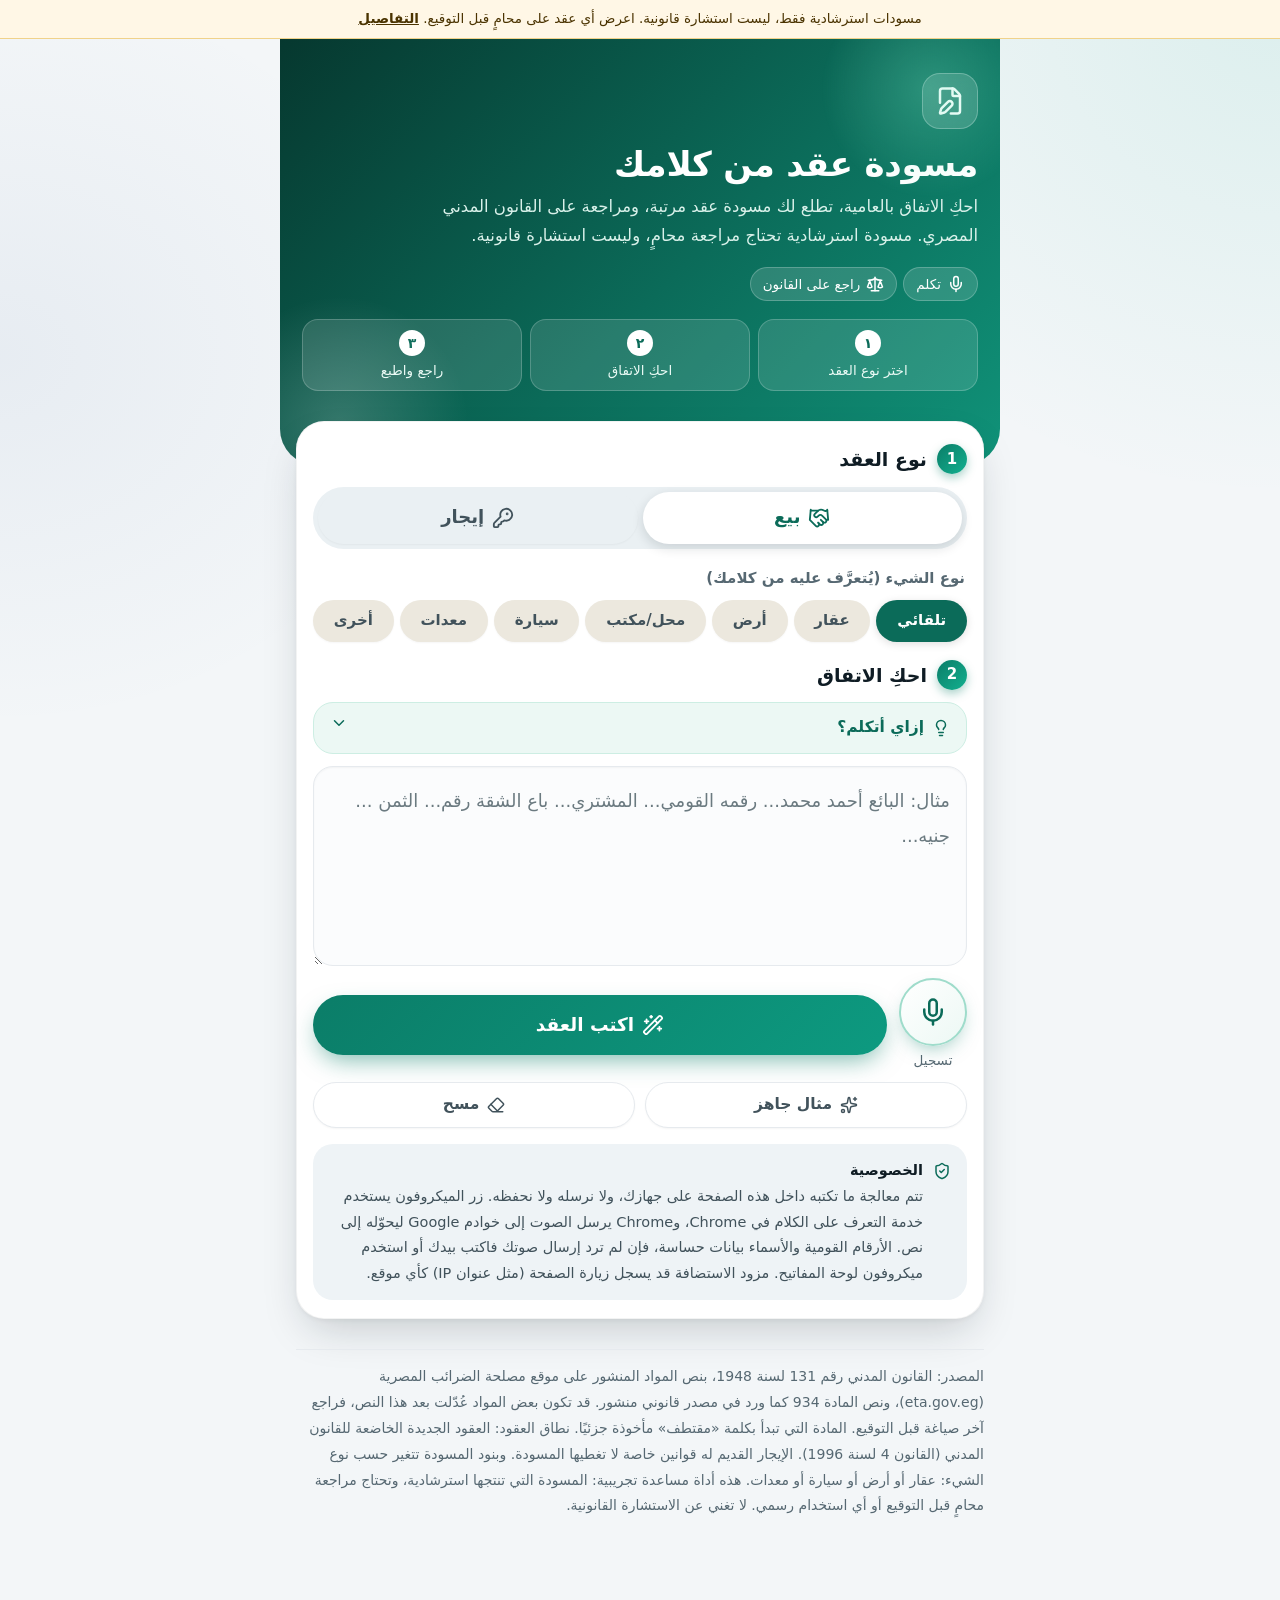
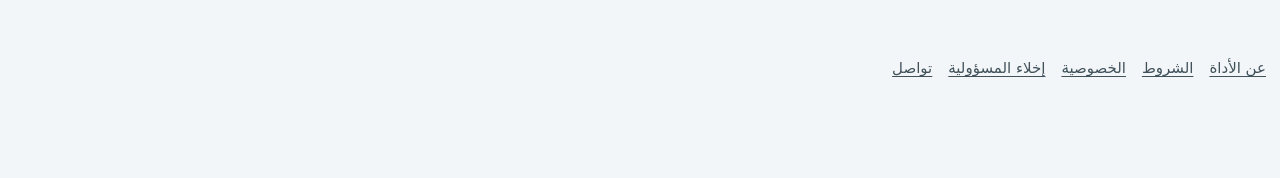
<file: tpl.html>
<!doctype html>
<html lang="ar" dir="rtl">
<head>
<meta charset="utf-8">
<meta name="viewport" content="width=device-width, initial-scale=1">
<meta name="theme-color" content="#0e5c4c">
<meta name="color-scheme" content="light">
<meta http-equiv="Content-Security-Policy" content="default-src 'none'; script-src 'unsafe-inline'; style-src 'unsafe-inline'; font-src data:; img-src data:; connect-src 'none'; media-src 'none'; object-src 'none'; base-uri 'none'; form-action 'none'">
<meta name="referrer" content="no-referrer">
<link rel="icon" href="data:image/svg+xml,%3Csvg%20xmlns=%27http://www.w3.org/2000/svg%27%20viewBox=%270%200%2024%2024%27%3E%3Crect%20width=%2724%27%20height=%2724%27%20rx=%275%27%20fill=%27%230e5c4c%27/%3E%3Cpath%20d=%27M8%206h6l3%203v9H8z%27%20fill=%27none%27%20stroke=%27white%27%20stroke-width=%271.6%27/%3E%3C/svg%3E">
<meta name="description" content="مسودة عقد بيع أو إيجار لأي شيء (عقار أو أرض أو سيارة أو معدات) من كلامك بالعامية المصرية، مع مراجعة على القانون المدني. مسودة استرشادية ليست استشارة قانونية.">
<title>مسودة عقد من كلامك</title>
<style>
#refs,footer{content-visibility:auto;contain-intrinsic-size:auto 320px}
*{box-sizing:border-box;-webkit-tap-highlight-color:transparent}
:root{
 --ink:#14232a;--ink2:#3d4e55;--mute:#53656c;--line:#e4dfd4;--bg:#f4f1ea;--card:#fff;
 --g900:#0a3f34;--g700:#0e5c4c;--g600:#127560;--g100:#dcefe8;--g50:#eef7f3;
 --amber:#8a5a00;--amberbg:#fff4d9;--amberb:#efd48f;--blue:#254f8f;--bluebg:#eaf1fb;--blueb:#c6d6ee;--red:#c2272d;--paper:#fffdf7;
 --r1:12px;--r2:18px;--r3:24px;--sh1:0 1px 2px rgba(40,30,10,.06),0 2px 8px rgba(40,30,10,.05);--sh2:0 8px 28px rgba(40,30,10,.12)}
html{-webkit-text-size-adjust:100%;scroll-behavior:smooth}
body{margin:0;background:var(--bg);color:var(--ink);font:17px/1.8 'Tajawal',system-ui,'Segoe UI',Tahoma,Arial,sans-serif}
svg.i{width:22px;height:22px;fill:none;stroke:currentColor;stroke-width:2;stroke-linecap:round;stroke-linejoin:round;flex:none}
svg.i.sm{width:18px;height:18px}svg.i.lg{width:30px;height:30px}
main{max-width:720px;margin:0 auto;padding:0 16px 130px}
.hero{background:radial-gradient(120% 140% at 100% 0,#16856d 0,#0e5c4c 45%,#0a3f34 100%);color:#fff;margin:0 -16px 0;padding:28px 20px 56px;border-radius:0 0 30px 30px;position:relative;overflow:hidden}
.hero:before{content:"";position:absolute;inset:auto -40px -60px auto;width:200px;height:200px;border-radius:50%;background:rgba(255,255,255,.06)}
.hero .logo{width:48px;height:48px;border-radius:16px;background:rgba(255,255,255,.15);display:grid;place-items:center;margin-bottom:14px;color:#fff}
h1{font-size:30px;line-height:1.3;margin:0 0 8px;font-weight:700}
.hero p{margin:0;font-size:16px;line-height:1.75;color:#d3ece4;max-width:34em}
.hero .chips{display:flex;flex-wrap:wrap;gap:6px;margin-top:16px}
.hero .chips span{display:inline-flex;align-items:center;gap:6px;background:rgba(255,255,255,.13);border-radius:999px;padding:2px 10px 2px 11px;font-size:13px}
.panel{background:var(--card);border-radius:var(--r3);box-shadow:var(--sh2);padding:18px 16px 16px;margin:-34px 0 0;position:relative}
h2{font-size:19px;margin:0 0 10px;display:flex;align-items:center;gap:10px;font-weight:700}
h2 .n{display:inline-grid;place-items:center;width:28px;height:28px;border-radius:50%;background:var(--g700);color:#fff;font-size:15px}
.sect{margin:26px 0 0}
.sect>h2{margin-top:0}
h3{font-size:15px;margin:18px 0 6px;color:var(--mute);font-weight:700;display:flex;align-items:center;gap:6px}
p{margin:6px 0}
.sub{color:var(--mute);font-size:15px}
.seg{display:grid;grid-template-columns:1fr 1fr;background:#ece8de;border-radius:var(--r2);padding:5px;gap:5px;margin-bottom:16px}
.seg button{min-height:54px;border:0;background:transparent;border-radius:14px;font-size:18px;font-weight:700;color:var(--mute);display:flex;align-items:center;justify-content:center;gap:8px}
.seg button.on{background:#fff;color:var(--g700);box-shadow:0 2px 8px rgba(0,0,0,.13)}
.alab{font-size:15px;font-weight:700;color:var(--mute);margin:0 2px 8px}
.seg2{display:flex;flex-wrap:wrap;gap:6px;background:transparent;padding:0;margin-bottom:16px}
.seg2 button{min-height:42px;border:0;border-radius:999px;background:#ece8de;color:var(--ink2);font-size:15px;font-weight:700;padding:0 14px;flex:1 1 auto;min-width:0;white-space:nowrap;display:flex;align-items:center;justify-content:center}
.seg2 button.on{background:var(--g700);color:#fff;box-shadow:0 2px 8px rgba(0,0,0,.13)}
#assetrow button{background:#ece8de;color:var(--ink2);border:0;min-height:42px;border-radius:999px;padding:0 14px;font-size:15px;font-weight:700;display:inline-flex;align-items:center;justify-content:center;flex:1 1 auto;min-width:0;white-space:nowrap}
#assetrow button.on{background:var(--g700);color:#fff;border-color:var(--g700);box-shadow:0 2px 8px rgba(0,0,0,.13)}
@media(max-width:430px){.seg2 button{font-size:14px;padding:0 10px}#assetrow button{font-size:14px;padding:0 10px}}
button{font:inherit;min-height:52px;padding:0 18px;border-radius:var(--r2);border:1.5px solid #d6d0c4;background:#fff;color:var(--ink);cursor:pointer;font-weight:700;font-size:16.5px;display:inline-flex;align-items:center;justify-content:center;gap:8px}
button:active{transform:scale(.98)}
button:focus-visible,textarea:focus-visible,summary:focus-visible{outline:3px solid #7fb8a8;outline-offset:2px}
button.primary{background:var(--g700);color:#fff;border-color:var(--g700);font-size:18px;min-height:58px;box-shadow:0 4px 14px rgba(14,92,76,.28)}
.tips{font-size:15.5px;color:var(--ink2);background:var(--g50);border:1px solid #cfe6dd;border-radius:var(--r2);padding:2px 16px;margin:0 0 12px}
.tips summary{cursor:pointer;font-weight:700;color:var(--g700);min-height:46px;display:flex;align-items:center;gap:8px;list-style:none}
.tips summary::-webkit-details-marker{display:none}
.tips summary .chev{margin-inline-start:auto;transition:transform .2s}
.tips[open] summary .chev{transform:rotate(180deg)}
.tips ul{margin:0 0 10px;padding:0 20px 0 0}
.tips li{margin:4px 0}
.field{position:relative}
textarea{width:100%;min-height:200px;font:inherit;font-size:18px;line-height:1.95;padding:16px;border:1.5px solid #d6d0c4;border-radius:var(--r2);color:var(--ink);resize:vertical;background:#fdfcf9;display:block}
textarea::placeholder{color:#6b7a80}
textarea:focus{border-color:var(--g600);background:#fff}
#status:empty{display:none}#status{min-height:22px;font-size:15px;color:var(--mute);margin:6px 2px 0;display:flex;align-items:center;gap:6px}
.err{color:var(--red)!important}
.bar2{display:grid;grid-template-columns:auto 1fr;gap:12px;align-items:center;margin-top:12px}
.mic{width:68px;height:68px;min-height:68px;padding:0;border-radius:50%;background:var(--g50);border:2px solid #a9d3c5;color:var(--g700);position:relative}
.mic svg.i{width:30px;height:30px}
.mic.rec{background:var(--red);border-color:var(--red);color:#fff;animation:pulse 1.4s infinite}
@keyframes pulse{0%{box-shadow:0 0 0 0 rgba(194,39,45,.45)}100%{box-shadow:0 0 0 18px rgba(194,39,45,0)}}
.lbl{font-size:13.5px;color:var(--mute);text-align:center;margin-top:2px}
.micwrap{display:flex;flex-direction:column;align-items:center}
.row2{display:grid;grid-template-columns:1fr 1fr;gap:10px;margin-top:10px}
.row2 button{min-height:46px;font-size:15.5px;color:var(--ink2);font-weight:700}
.disc{display:flex;gap:10px;background:#fff4e0;border:1.5px solid #e9b54a;border-radius:var(--r2);padding:12px 14px;margin:0 0 12px;font-size:15px;line-height:1.75;color:#4a3300}.disc b{display:block;font-size:16px}.disc svg{flex:none;margin-top:4px;color:#a86a00}
.note{display:flex;gap:10px;background:#efe9df;border-radius:var(--r2);padding:14px 16px;margin:16px 0 0;font-size:14.5px;line-height:1.75;color:var(--ink2)}
.note svg{margin-top:4px;color:var(--g700)}
.note b{display:block;margin-bottom:1px;color:var(--ink)}
.sum{background:var(--card);border:1px solid var(--line);border-radius:var(--r3);padding:16px;margin:0 0 4px;box-shadow:var(--sh1);display:grid;grid-template-columns:auto 1fr;gap:16px;align-items:center}
.sum.bad{background:#fffaf0;border-color:var(--amberb)}
.ring{--p:0;width:82px;height:82px;border-radius:50%;background:conic-gradient(var(--g600) calc(var(--p)*1%),#e8e3d8 0);display:grid;place-items:center;position:relative}
.sum.bad .ring{background:conic-gradient(#d99a12 calc(var(--p)*1%),#eadfc3 0)}
.ring:before{content:"";position:absolute;inset:9px;background:#fff;border-radius:50%}
.sum.bad .ring:before{background:#fffaf0}
.ring b{position:relative;font-size:22px;line-height:1;font-weight:700;text-align:center}
.ring small{display:block;font-size:12px;color:var(--mute);font-weight:400;margin-top:2px}
.sum .tt{font-size:19px;font-weight:700;line-height:1.5}
.sum .sub{font-size:14.5px;line-height:1.65;margin-top:4px}
.chk{background:var(--card);border:1px solid var(--line);border-radius:var(--r2);padding:13px 14px;margin:10px 0;display:flex;gap:12px;align-items:flex-start;box-shadow:var(--sh1)}
.chk .ic{flex:none;width:36px;height:36px;border-radius:12px;display:grid;place-items:center}
.chk.x{background:#fffaf0;border-color:var(--amberb)}
.chk.x .ic{background:var(--amberbg);color:var(--amber)}
.chk.i{background:#f7faff;border-color:var(--blueb)}
.chk.i .ic{background:var(--bluebg);color:var(--blue)}
.chk b{display:block;line-height:1.55;font-size:17px}
.chk .d{color:var(--ink2);font-size:15px;line-height:1.7;margin-top:2px}
.art{display:inline-block;background:#efe9df;border-radius:8px;padding:0 8px;font-size:13px;margin-inline-start:8px;color:var(--mute);font-weight:400;line-height:1.7;vertical-align:1px}
.oks{display:flex;flex-wrap:wrap;gap:8px;margin:6px 0}
.ok{background:var(--g100);color:var(--g700);border-radius:999px;padding:3px 12px 3px 14px;font-size:15px;font-weight:700;display:inline-flex;align-items:center;gap:5px}
.ok .art{background:#fff;margin-inline-start:4px}
.doc{background:var(--paper);border-radius:4px;padding:0 0 22px;margin:12px 0;box-shadow:0 10px 30px rgba(60,45,10,.16),0 0 0 1px #e6dfcd;font-family:'NaskhDoc','Tajawal',serif;position:relative;overflow:hidden}
.doc:before{content:"";display:block;height:8px;background:linear-gradient(90deg,var(--g900),var(--g600))}
.doc .in{padding:22px 20px 0}
.doc .t{font-size:30px;font-weight:700;text-align:center;margin:0 0 6px;color:var(--g900)}
.doc .tl{height:2px;margin:0 auto 20px;width:96px;background:#b8a874;border-radius:2px}
.doc p{line-height:2.15;margin:0 0 12px;font-size:19.5px;text-align:justify}
.doc .cl{margin:0 0 14px}
.doc .ch{display:flex;align-items:center;gap:8px;font-weight:700;color:var(--g700);font-size:18px;line-height:1.7;margin-bottom:0}
.doc .ch:after{content:"";flex:1;height:1px;background:#e3dcc8}
.doc .ch em{font-style:normal;color:var(--ink2);font-weight:400}
.doc .cl p{margin:0}
.doc .sigs{display:grid;grid-template-columns:1fr 1fr;gap:18px;margin-top:30px}
.doc .sg{border-top:1.5px solid #8a8f8c;padding-top:6px;text-align:center;font-size:17px;line-height:1.6}
.doc .sg small{display:block;color:var(--mute);font-size:14px}
mark{background:var(--amberbg);color:#5e3d00;padding:0 6px;border-radius:6px;font-weight:700;box-shadow:inset 0 -2px 0 var(--amberb)}
.ref{background:var(--card);border:1px solid var(--line);border-radius:var(--r2);padding:12px 14px;margin:8px 0;box-shadow:var(--sh1)}.ref b{display:inline-block;color:var(--g700);background:var(--g50);border-radius:8px;padding:0 10px;margin-bottom:2px}.ref span{display:block;color:var(--ink);font-size:16px;line-height:1.85}
footer{color:var(--mute);font-size:14px;line-height:1.85;margin-top:30px;border-top:1px solid var(--line);padding-top:14px}
.dock{position:fixed;inset-inline:0;bottom:0;background:rgba(255,253,247,.96);backdrop-filter:blur(8px);border-top:1px solid var(--line);padding:10px 14px calc(10px + env(safe-area-inset-bottom));display:grid;grid-template-columns:1.2fr 1fr;gap:10px;max-width:720px;margin:0 auto;box-shadow:0 -8px 24px rgba(60,45,10,.10);border-radius:20px 20px 0 0}
.dock[hidden]{display:none}
.hint{display:flex;gap:8px;align-items:flex-start;color:var(--ink2);font-size:15px;margin:2px 0 10px}
@media(min-width:560px){.hero{border-radius:0 0 30px 30px}}

.lawbar{background:#fff4e0;border-bottom:1.5px solid #e9b54a;color:#4a3300;font-size:14px;line-height:1.6;padding:8px 14px;text-align:center}
.lawbar a{color:#4a3300;font-weight:700}
nav.fnav{display:flex;flex-wrap:wrap;gap:6px 16px;margin:18px 0 0;padding:0;font-size:15px}
nav.fnav a{color:var(--ink2);text-underline-offset:3px;padding:6px 0;min-height:24px}
.pg{background:var(--card);border:1px solid var(--line);border-radius:var(--r2);padding:18px 16px;margin:14px 12px}
.pg h1{margin:0 0 10px;font-size:24px}.pg h2{margin:16px 0 4px;font-size:17px}.pg p,.pg li{line-height:1.9;color:var(--ink2)}
.pg ul{padding-inline-start:20px;margin:6px 0}
.pg .back{display:inline-block;margin-top:12px;font-weight:700;color:var(--ink)}
.pg mark{background:#fff1b8;color:#14232a;padding:0 4px;border-radius:4px}
.tver{margin-top:14px;font-size:13px;color:var(--mute);border-top:1px dashed var(--line);padding-top:8px}
.dock{grid-template-columns:minmax(0,1.3fr) minmax(0,1fr) minmax(0,1fr);gap:8px}.dock button{padding-inline:8px;min-width:0}

/* v4 modern */
:root{--ink:#0f1c24;--ink2:#41525b;--mute:#566872;--line:#e6eaee;--bg:#f3f6f8;--card:#fff;--acc:#0b7d68;--acc2:#12b08f;--g700:#0b6b59;--g600:#0b7d68;--g50:#ecf8f4;--g100:#d6f0e8;--r1:14px;--r2:20px;--r3:28px;--sh1:0 1px 2px rgba(15,28,36,.05),0 4px 14px rgba(15,28,36,.06);--sh2:0 2px 4px rgba(15,28,36,.04),0 18px 44px -12px rgba(15,28,36,.22)}
body{background:var(--bg);background-image:radial-gradient(60% 40% at 100% 0,rgba(18,176,143,.10),transparent 70%),radial-gradient(50% 30% at 0 20%,rgba(37,79,143,.06),transparent 70%);background-repeat:no-repeat;letter-spacing:0}
.hero{background:linear-gradient(135deg,#06382f 0%,#0b6b59 55%,#12a487 120%);padding:34px 22px 74px;border-radius:0 0 36px 36px}
.hero:before{width:260px;height:260px;inset:auto auto -90px -70px;background:radial-gradient(circle,rgba(255,255,255,.18),rgba(255,255,255,0) 70%)}
.hero:after{content:"";position:absolute;inset:-60px -40px auto auto;width:220px;height:220px;border-radius:50%;background:radial-gradient(circle,rgba(125,235,200,.28),rgba(125,235,200,0) 70%)}
.hero .logo{width:56px;height:56px;border-radius:18px;background:rgba(255,255,255,.16);border:1px solid rgba(255,255,255,.28);backdrop-filter:blur(6px)}
h1{font-size:34px;line-height:1.25;font-weight:800;letter-spacing:-.2px}
.hero p{font-size:16.5px;color:#d9f1ea}
.hero .chips span{background:rgba(255,255,255,.14);border:1px solid rgba(255,255,255,.22);padding:4px 12px;font-size:13.5px}
.steps{display:grid;grid-template-columns:repeat(3,1fr);gap:8px;margin:18px 0 0;padding:0;list-style:none}
.steps li{background:rgba(255,255,255,.12);border:1px solid rgba(255,255,255,.2);border-radius:16px;padding:10px 8px;text-align:center;font-size:13.5px;line-height:1.5;color:#eafaf5;display:flex;flex-direction:column;align-items:center;gap:4px}
.steps b{display:grid;place-items:center;width:26px;height:26px;border-radius:50%;background:#fff;color:#0b6b59;font-size:14px}
.panel{border-radius:var(--r3);box-shadow:var(--sh2);border:1px solid rgba(15,28,36,.05);padding:20px 16px 18px;margin-top:-44px}
h2{font-size:19px;font-weight:800}
h2 .n{background:linear-gradient(135deg,var(--acc),var(--acc2));width:30px;height:30px;box-shadow:0 4px 10px rgba(11,125,104,.35)}
.seg{background:#eaf0f3;border-radius:999px;padding:5px}
.seg button{border-radius:999px;min-height:52px;color:var(--ink2)}
.seg button.on{color:var(--g700);box-shadow:0 4px 12px rgba(15,28,36,.14)}
button{border:1.5px solid var(--line);border-radius:999px;background:#fff;box-shadow:0 1px 2px rgba(15,28,36,.04)}
button.primary{background:linear-gradient(135deg,var(--acc) 0%,#0d9a80 100%);border:0;box-shadow:0 10px 24px -6px rgba(11,125,104,.55);min-height:60px;font-size:18.5px}
.mic{background:linear-gradient(135deg,#fff,var(--g50));border:2px solid #9fdccb;box-shadow:0 8px 20px -8px rgba(11,125,104,.5)}
.tips{background:var(--g50);border:1px solid #cdeee3;border-radius:var(--r2)}
textarea{border:1.5px solid var(--line);background:#fbfcfd;border-radius:var(--r2);box-shadow:inset 0 1px 2px rgba(15,28,36,.04)}
textarea:focus{border-color:var(--acc2);box-shadow:0 0 0 4px rgba(18,176,143,.16)}
.note{background:#eef3f6;border-radius:var(--r2)}
.sect>h2{font-size:20px}
.dock{background:rgba(255,255,255,.88);backdrop-filter:saturate(1.4) blur(14px);border-top:1px solid rgba(15,28,36,.08);box-shadow:0 -10px 30px -12px rgba(15,28,36,.22);border-radius:22px 22px 0 0}
.doc{background:#fff;border-radius:var(--r2);box-shadow:var(--sh2);border:1px solid rgba(15,28,36,.05);border-top:5px solid var(--acc2)}
.pg{border-radius:var(--r3);box-shadow:var(--sh1);border:1px solid rgba(15,28,36,.05)}
.lawbar{background:#fff7e6;border-bottom:1px solid #f0d28a;font-size:13.5px}
footer{color:var(--mute)}
.dock{grid-template-columns:minmax(0,1.5fr) minmax(0,1fr) minmax(0,1fr)}.dock button{font-size:15px;white-space:nowrap;padding-inline:6px;gap:6px}
@media print{
 body{background:#fff}.lawbar,.hero,.panel,#checks,.sum,#sumsect,.hint,.dock,footer,nav.fnav,.sect>h2,#refsect,.pg,.noprint{display:none!important}
 #out,#out>.sect{display:block!important;border:0;box-shadow:none;padding:0;margin:0}
 #out>.sect:first-child,#out>.sect:last-child{display:none!important}
 .disc{break-inside:avoid}
 #out[hidden]{display:none!important}
 .printdisc{display:block!important}
 .doc,.doc .in{box-shadow:none!important;border:0!important;font-size:13pt;color:#000}
 mark{background:none;border-bottom:1px dotted #000;color:#000}
}
.printdisc{display:none;font-size:11pt;border:1px solid #000;padding:6px 8px;margin-bottom:10px}
@media(prefers-reduced-motion:reduce){*{animation:none!important;transition:none!important}}
</style>
</head>
<body>
<noscript><p style="padding:20px;font:18px/1.8 system-ui,Tahoma,Arial,sans-serif;background:#fff4e0;margin:0">هذه الصفحة تحتاج تفعيل JavaScript في المتصفح لتعمل.</p></noscript>
<svg width="0" height="0" style="position:absolute" aria-hidden="true"><defs><symbol id="i-mic" viewBox="0 0 24 24"><path d="M12 19v3" /> <path d="M19 10v2a7 7 0 0 1-14 0v-2" /> <rect x="9" y="2" width="6" height="13" rx="3" /></symbol><symbol id="i-mic-off" viewBox="0 0 24 24"><path d="M12 19v3" /> <path d="M15 9.34V5a3 3 0 0 0-5.68-1.33" /> <path d="M16.95 16.95A7 7 0 0 1 5 12v-2" /> <path d="M18.89 13.23A7 7 0 0 0 19 12v-2" /> <path d="m2 2 20 20" /> <path d="M9 9v3a3 3 0 0 0 5.12 2.12" /></symbol><symbol id="i-file-text" viewBox="0 0 24 24"><path d="M6 22a2 2 0 0 1-2-2V4a2 2 0 0 1 2-2h8a2.4 2.4 0 0 1 1.704.706l3.588 3.588A2.4 2.4 0 0 1 20 8v12a2 2 0 0 1-2 2z" /> <path d="M14 2v5a1 1 0 0 0 1 1h5" /> <path d="M10 9H8" /> <path d="M16 13H8" /> <path d="M16 17H8" /></symbol><symbol id="i-copy" viewBox="0 0 24 24"><rect width="14" height="14" x="8" y="8" rx="2" ry="2" /> <path d="M4 16c-1.1 0-2-.9-2-2V4c0-1.1.9-2 2-2h10c1.1 0 2 .9 2 2" /></symbol><symbol id="i-download" viewBox="0 0 24 24"><path d="M12 15V3" /> <path d="M21 15v4a2 2 0 0 1-2 2H5a2 2 0 0 1-2-2v-4" /> <path d="m7 10 5 5 5-5" /></symbol><symbol id="i-check" viewBox="0 0 24 24"><path d="M20 6 9 17l-5-5" /></symbol><symbol id="i-info" viewBox="0 0 24 24"><circle cx="12" cy="12" r="10" /> <path d="M12 16v-4" /> <path d="M12 8h.01" /></symbol><symbol id="i-scale" viewBox="0 0 24 24"><path d="M12 3v18" /> <path d="m19 8 3 8a5 5 0 0 1-6 0zV7" /> <path d="M3 7h1a17 17 0 0 0 8-2 17 17 0 0 0 8 2h1" /> <path d="m5 8 3 8a5 5 0 0 1-6 0zV7" /> <path d="M7 21h10" /></symbol><symbol id="i-eraser" viewBox="0 0 24 24"><path d="M21 21H8a2 2 0 0 1-1.42-.587l-3.994-3.999a2 2 0 0 1 0-2.828l10-10a2 2 0 0 1 2.829 0l5.999 6a2 2 0 0 1 0 2.828L12.834 21" /> <path d="m5.082 11.09 8.828 8.828" /></symbol><symbol id="i-sparkles" viewBox="0 0 24 24"><path d="M11.017 2.814a1 1 0 0 1 1.966 0l1.051 5.558a2 2 0 0 0 1.594 1.594l5.558 1.051a1 1 0 0 1 0 1.966l-5.558 1.051a2 2 0 0 0-1.594 1.594l-1.051 5.558a1 1 0 0 1-1.966 0l-1.051-5.558a2 2 0 0 0-1.594-1.594l-5.558-1.051a1 1 0 0 1 0-1.966l5.558-1.051a2 2 0 0 0 1.594-1.594z" /> <path d="M20 2v4" /> <path d="M22 4h-4" /> <circle cx="4" cy="20" r="2" /></symbol><symbol id="i-chevron-down" viewBox="0 0 24 24"><path d="m6 9 6 6 6-6" /></symbol><symbol id="i-key-round" viewBox="0 0 24 24"><path d="M2.586 17.414A2 2 0 0 0 2 18.828V21a1 1 0 0 0 1 1h3a1 1 0 0 0 1-1v-1a1 1 0 0 1 1-1h1a1 1 0 0 0 1-1v-1a1 1 0 0 1 1-1h.172a2 2 0 0 0 1.414-.586l.814-.814a6.5 6.5 0 1 0-4-4z" /> <circle cx="16.5" cy="7.5" r=".5" fill="currentColor" /></symbol><symbol id="i-handshake" viewBox="0 0 24 24"><path d="m11 17 2 2a1 1 0 1 0 3-3" /> <path d="m14 14 2.5 2.5a1 1 0 1 0 3-3l-3.88-3.88a3 3 0 0 0-4.24 0l-.88.88a1 1 0 1 1-3-3l2.81-2.81a5.79 5.79 0 0 1 7.06-.87l.47.28a2 2 0 0 0 1.42.25L21 4" /> <path d="m21 3 1 11h-2" /> <path d="M3 3 2 14l6.5 6.5a1 1 0 1 0 3-3" /> <path d="M3 4h8" /></symbol><symbol id="i-square-pen" viewBox="0 0 24 24"><path d="M12 3H5a2 2 0 0 0-2 2v14a2 2 0 0 0 2 2h14a2 2 0 0 0 2-2v-7" /> <path d="M18.375 2.625a1 1 0 0 1 3 3l-9.013 9.014a2 2 0 0 1-.853.505l-2.873.84a.5.5 0 0 1-.62-.62l.84-2.873a2 2 0 0 1 .506-.852z" /></symbol><symbol id="i-shield-check" viewBox="0 0 24 24"><path d="M20 13c0 5-3.5 7.5-7.66 8.95a1 1 0 0 1-.67-.01C7.5 20.5 4 18 4 13V6a1 1 0 0 1 1-1c2 0 4.5-1.2 6.24-2.72a1.17 1.17 0 0 1 1.52 0C14.51 3.81 17 5 19 5a1 1 0 0 1 1 1z" /> <path d="m9 12 2 2 4-4" /></symbol><symbol id="i-trash" viewBox="0 0 24 24"><path d="M10 11v6" /> <path d="M14 11v6" /> <path d="M19 6v14a2 2 0 0 1-2 2H7a2 2 0 0 1-2-2V6" /> <path d="M3 6h18" /> <path d="M8 6V4a2 2 0 0 1 2-2h4a2 2 0 0 1 2 2v2" /></symbol><symbol id="i-wand-sparkles" viewBox="0 0 24 24"><path d="m21.64 3.64-1.28-1.28a1.21 1.21 0 0 0-1.72 0L2.36 18.64a1.21 1.21 0 0 0 0 1.72l1.28 1.28a1.2 1.2 0 0 0 1.72 0L21.64 5.36a1.2 1.2 0 0 0 0-1.72" /> <path d="m14 7 3 3" /> <path d="M5 6v4" /> <path d="M19 14v4" /> <path d="M10 2v2" /> <path d="M7 8H3" /> <path d="M21 16h-4" /> <path d="M11 3H9" /></symbol><symbol id="i-circle-check" viewBox="0 0 24 24"><circle cx="12" cy="12" r="10" /> <path d="m16 9-5.5 5.5L8 12" /></symbol><symbol id="i-lightbulb" viewBox="0 0 24 24"><path d="M15 14c.2-1 .7-1.7 1.5-2.5 1-.9 1.5-2.2 1.5-3.5A6 6 0 0 0 6 8c0 1 .2 2.2 1.5 3.5.7.7 1.3 1.5 1.5 2.5" /> <path d="M9 18h6" /> <path d="M10 22h4" /></symbol><symbol id="i-file-pen" viewBox="0 0 24 24"><path d="M12.659 22H18a2 2 0 0 0 2-2V8a2.4 2.4 0 0 0-.706-1.706l-3.588-3.588A2.4 2.4 0 0 0 14 2H6a2 2 0 0 0-2 2v9.34" /> <path d="M14 2v5a1 1 0 0 0 1 1h5" /> <path d="M10.378 12.622a1 1 0 0 1 3 3.003L8.36 20.637a2 2 0 0 1-.854.506l-2.867.837a.5.5 0 0 1-.62-.62l.836-2.869a2 2 0 0 1 .506-.853z" /></symbol><symbol id="i-circle-x" viewBox="0 0 24 24"><circle cx="12" cy="12" r="10" /> <path d="m15 9-6 6" /> <path d="m9 9 6 6" /></symbol><symbol id="i-stamp" viewBox="0 0 24 24"><path d="M14 13V8.5C14 7 15 7 15 5a3 3 0 0 0-6 0c0 2 1 2 1 3.5V13" /> <path d="M20 15.5a2.5 2.5 0 0 0-2.5-2.5h-11A2.5 2.5 0 0 0 4 15.5V17a1 1 0 0 0 1 1h14a1 1 0 0 0 1-1z" /> <path d="M5 22h14" /></symbol><symbol id="i-alert" viewBox="0 0 24 24"><path d="m21.73 18-8-14a2 2 0 0 0-3.48 0l-8 14A2 2 0 0 0 4 21h16a2 2 0 0 0 1.73-3"/><path d="M12 9v4"/><path d="M12 17h.01"/></symbol></defs></svg>
<aside class="lawbar" aria-label="تنبيه قانوني">مسودات استرشادية فقط، ليست استشارة قانونية. اعرض أي عقد على محامٍ قبل التوقيع. <a href="#/disclaimer">التفاصيل</a></aside>
<main>
<div id="home"><header class="hero"><div class="logo"><svg class="i lg" aria-hidden="true"><use href="#i-file-pen"/></svg></div><h1>مسودة عقد من كلامك</h1><p>احكِ الاتفاق بالعامية، تطلع لك مسودة عقد مرتبة، ومراجعة على القانون المدني المصري. مسودة استرشادية تحتاج مراجعة محامٍ، وليست استشارة قانونية.</p><div class="chips"><span><svg class="i sm" aria-hidden="true"><use href="#i-mic"/></svg>تكلم</span><span><svg class="i sm" aria-hidden="true"><use href="#i-scale"/></svg>راجع على القانون</span></div><ol class="steps"><li><b>١</b>اختر نوع العقد</li><li><b>٢</b>احكِ الاتفاق</li><li><b>٣</b>راجع واطبع</li></ol></header>
<section class="panel">
<h2><span class="n">1</span>نوع العقد</h2>
<div class="seg" role="group" aria-label="نوع العقد"><button id="k-sale" class="on" type="button"><svg class="i" aria-hidden="true"><use href="#i-handshake"/></svg>بيع</button><button id="k-lease" type="button"><svg class="i" aria-hidden="true"><use href="#i-key-round"/></svg>إيجار</button></div>
<div class="alab">نوع الشيء (يُتعرَّف عليه من كلامك)</div>
<div class="seg2" id="assetrow" role="group" aria-label="نوع الشيء"><button type="button" data-asset="" class="on">تلقائي</button><button type="button" data-asset="home">عقار</button><button type="button" data-asset="land">أرض</button><button type="button" data-asset="shop">محل/مكتب</button><button type="button" data-asset="vehicle">سيارة</button><button type="button" data-asset="equipment">معدات</button><button type="button" data-asset="other">أخرى</button></div>
<h2><span class="n">2</span>احكِ الاتفاق</h2>
<details class="tips"><summary><svg class="i sm" aria-hidden="true"><use href="#i-lightbulb"/></svg>إزاي أتكلم؟<span class="chev"><svg class="i sm" aria-hidden="true"><use href="#i-chevron-down"/></svg></span></summary><ul><li>اذكر البائع والمشتري (أو المؤجر والمستأجر) بالاسم، ثم الرقم القومي لكل واحد.</li><li>جملة قصيرة لكل معلومة: الوصف، الثمن أو الأجرة، السداد، المدة، التسليم.</li><li>الأرقام بالأرقام أو بالكلام، مع كلمة «جنيه».</li><li>التاريخ مثل: من 1/1/2027، أو: من أول يناير 2027.</li></ul></details>
<div class="field"><textarea id="txt" dir="rtl" lang="ar" placeholder="مثال: البائع أحمد محمد... رقمه القومي... المشتري... باع الشقة رقم... الثمن ... جنيه..." aria-label="نص الاتفاق"></textarea></div>
<div id="status" role="status"></div>
<div class="bar2"><div class="micwrap"><button id="mic" class="mic" type="button" aria-label="ابدأ التسجيل"><svg class="i" aria-hidden="true"><use href="#i-mic"/></svg></button><div class="lbl" id="miclbl">تسجيل</div></div><button id="go" class="primary" type="button"><svg class="i" aria-hidden="true"><use href="#i-wand-sparkles"/></svg>اكتب العقد</button></div>
<div class="row2"><button id="ex" type="button"><svg class="i sm" aria-hidden="true"><use href="#i-sparkles"/></svg>مثال جاهز</button><button id="clr" type="button"><svg class="i sm" aria-hidden="true"><use href="#i-eraser"/></svg>مسح</button></div>
<div class="note"><svg class="i sm" aria-hidden="true"><use href="#i-shield-check"/></svg><div><b>الخصوصية</b>تتم معالجة ما تكتبه داخل هذه الصفحة على جهازك، ولا نرسله ولا نحفظه. زر الميكروفون يستخدم خدمة التعرف على الكلام في Chrome، وChrome يرسل الصوت إلى خوادم Google ليحوّله إلى نص. الأرقام القومية والأسماء بيانات حساسة، فإن لم ترد إرسال صوتك فاكتب بيدك أو استخدم ميكروفون لوحة المفاتيح. مزود الاستضافة قد يسجل زيارة الصفحة (مثل عنوان IP) كأي موقع.</div></div>
</section>
<div id="out" hidden>
<section class="sect"><h2><span class="n">3</span>مراجعة على القانون المدني</h2>
<div class="sum" id="sum" role="status"></div>
<div id="checks"></div></section>
<section class="sect"><h2><span class="n">4</span>المسودة</h2>
<div class="disc" role="note"><svg class="i sm" aria-hidden="true"><use href="#i-alert"/></svg><div><b>تنبيه مهم</b>هذه مسودة آلية للاسترشاد فقط. ليست استشارة قانونية ولا عقدًا نهائيًا، وقد تخطئ في فهم الكلام أو في اختيار البنود. قبل التوقيع اعرضها على محامٍ، وراجع الأسماء والأرقام والمبالغ من المستندات الأصلية. <span id="disc-prop">ولا تنتقل ملكية العقار إلا بالتسجيل في الشهر العقاري.</span></div></div>
<p class="hint"><svg class="i sm" aria-hidden="true"><use href="#i-info"/></svg><span>الخانات الصفراء بين أقواس مربعة ناقصة. أكمل كلامك واضغط «اكتب العقد» مرة ثانية، أو انسخ النص وعدّله.</span></p>
<div class="printdisc">مسودة استرشادية آلية وليست استشارة قانونية. تُراجَع من محامٍ قبل التوقيع.</div><div class="doc" id="doc"></div></section>
<section class="sect"><h2><svg class="i" aria-hidden="true"><use href="#i-scale"/></svg>المواد المرجعية</h2>
<div id="refs"></div></section>
</div>
<footer>المصدر: القانون المدني رقم 131 لسنة 1948، بنص المواد المنشور على موقع مصلحة الضرائب المصرية (eta.gov.eg)، ونص المادة 934 كما ورد في مصدر قانوني منشور. قد تكون بعض المواد عُدّلت بعد هذا النص، فراجع آخر صياغة قبل التوقيع. المادة التي تبدأ بكلمة «مقتطف» مأخوذة جزئيًا. نطاق العقود: العقود الجديدة الخاضعة للقانون المدني (القانون 4 لسنة 1996). الإيجار القديم له قوانين خاصة لا تغطيها المسودة. وبنود المسودة تتغير حسب نوع الشيء: عقار أو أرض أو سيارة أو معدات. هذه أداة مساعدة تجريبية: المسودة التي تنتجها استرشادية، وتحتاج مراجعة محامٍ قبل التوقيع أو أي استخدام رسمي. لا تغني عن الاستشارة القانونية.</footer>

</div>
<section id="pg-about" class="pg" hidden><h1>عن الأداة</h1><p>«مسودة عقد من كلامك» أداة مجانية تجريبية. تحكي الاتفاق بالعامية المصرية، فتطلع لك مسودة عقد بيع أو إيجار لأي شيء: عقار أو أرض أو سيارة أو معدات، مرتبة، وتراجعها على نصوص القانون المدني المصري.</p><h2>من نحن</h2><p>الأداة من تطوير وتشغيل سامح طه، بشكل فردي. يعمل سامح في صياغة العقود وكتابتها، ويعمل في مكتب محاماة، وأُعدّت الأداة بعد الرجوع إلى مكتب المحاماة الذي يعمل فيه.</p><h2>ما هي وما ليست</h2><ul><li>أداة مساعدة تكتب مسودة وتنبّه للبنود الناقصة.</li><li>ليست مكتب محاماة ولا جهة حكومية، ولا تقدم استشارة قانونية، ولا تعوّض عن المحامي.</li><li>لا تسجّل العقد في الشهر العقاري ولا توثّقه.</li><li>المسودة للاسترشاد فقط، وراجعها مع محامٍ قبل التوقيع.</li></ul><h2>الدعم</h2><p>لأي مشكلة في استخدام الأداة (خطأ في الموقع أو سؤال عن طريقة الاستخدام): <a href="mailto:samehtaha747@gmail.com">samehtaha747@gmail.com</a>. الدعم تقني فقط ولا نرد على أي استفسار قانوني.</p><a class="back" href="#/">العودة للأداة</a></section>
<section id="pg-terms" class="pg" hidden><h1>شروط الاستخدام</h1><p>باستخدامك الأداة توافق على التالي. آخر تحديث: ٢٦ نوفمبر ٢٠٢٦.</p><ul><li>الأداة تنتج مسودات استرشادية آلية. قد تخطئ في فهم الكلام أو في اختيار البنود أو في الأسماء والأرقام والمبالغ.</li><li>أنت المسؤول عن مراجعة كل بيان في المسودة من مستنداتك الأصلية قبل أي استخدام.</li><li>لا تعتمد على المسودة وحدها في توقيع أو دفع أو تسجيل. اعرضها على محامٍ مرخّص.</li><li>تُقدَّم الأداة «كما هي» دون أي ضمان بالدقة أو الاكتمال أو الملاءمة لحالتك. وبالقدر الذي يسمح به القانون، لا يتحمل مشغّل الأداة مسؤولية عن أي خسارة ناتجة عن استخدامها. تحقق من مدى سريان هذا البند مع محامٍ.</li><li>نصوص المواد المعروضة مأخوذة من القانون المدني رقم 131 لسنة 1948 كما نشرته مصلحة الضرائب المصرية، وقد تكون عُدّلت لاحقًا.</li><li>لا تدخل بيانات حقيقية حساسة لا حاجة لها. استخدم أسماء وأرقامًا تجريبية عند التجربة.</li></ul><p>هذه الصياغة نفسها تحتاج مراجعة محامٍ قبل الإطلاق الرسمي.</p><a class="back" href="#/">العودة للأداة</a></section>
<section id="pg-privacy" class="pg" hidden><h1>الخصوصية</h1><p>آخر تحديث: ٢٦ نوفمبر ٢٠٢٦.</p><h2>ما تكتبه</h2><p>النص الذي تكتبه أو تتكلم به يُعالَج داخل متصفحك على جهازك لتكوين المسودة. لا يرسله موقعنا إلى أي خادم ولا يحفظه، ويختفي عند إغلاق الصفحة أو تحديثها.</p><h2>الميكروفون</h2><p>زر الميكروفون يطلب إذنك أولًا، ويستخدم خدمة التعرف على الكلام في متصفح Chrome. Chrome يرسل الصوت إلى خوادم Google ليحوّله إلى نص، وهذا يخضع لسياسة خصوصية Google وليس لنا سيطرة عليه. لا نحصل على تسجيل الصوت. إن أردت تجنّب ذلك فاكتب بيدك ولا تضغط زر الميكروفون.</p><h2>ما قد تسجله الاستضافة</h2><p>الموقع مُستضاف لدى مزوّد استضافة خارجي، وقد تسجّل خوادمه بيانات تقنية مثل عنوان IP ونوع المتصفح عند فتح الصفحة. لا نضع في الصفحة أي أدوات تتبع أو إعلانات أو كوكيز.</p><h2>مراسلة الدعم</h2><p>إن راسلت بريد الدعم فالرسالة تصل إلى سامح طه وتخضع لسياسة خصوصية مزوّد البريد. نستخدمها للرد عليك فقط. لا ترسل بيانات عقد حقيقية أو أرقامًا قومية.</p><h2>ملاحظة</h2><p>إن أضفنا مستقبلًا حسابات أو حفظًا للعقود، سنحدّث هذه الصفحة قبل ذلك. هذه الصياغة تحتاج مراجعة محامٍ، خصوصًا لو استخدم الموقع أشخاص خارج مصر.</p><a class="back" href="#/">العودة للأداة</a></section>
<section id="pg-disclaimer" class="pg" hidden><h1>إخلاء مسؤولية قانوني</h1><p>المسودات التي تنتجها هذه الأداة استرشادية فقط، وليست استشارة قانونية ولا عقدًا نهائيًا.</p><ul><li>قد تحتوي المسودة على أخطاء أو نقص أو بنود لا تناسب حالتك.</li><li>لا تنتقل ملكية العقار إلا بالتسجيل في الشهر العقاري، ومجرد توقيع عقد عرفي لا يكفي لذلك.</li><li>الإيجار القديم (القوانين 49 لسنة 1977 و136 لسنة 1981 و164 لسنة 2025) والأراضي الزراعية لهما قواعد خاصة لا تغطيها الأداة.</li><li>لا تشمل المسودة الضرائب والرسوم، وهي تختلف بحسب الحالة.</li><li><b>اعرض أي مسودة على محامٍ مرخّص قبل التوقيع.</b></li></ul><a class="back" href="#/">العودة للأداة</a></section>
<section id="pg-contact" class="pg" hidden><h1>تواصل معنا</h1><p>للدعم الفني على الموقع: <a href="mailto:samehtaha747@gmail.com">samehtaha747@gmail.com</a>. نرد على مشاكل الاستخدام فقط، ولا نقدم استشارات قانونية. لا ترسل في رسالتك رقمًا قوميًا أو بيانات عقد حقيقية. للاستشارة القانونية توجّه إلى محامٍ.</p><a class="back" href="#/">العودة للأداة</a></section>
</main>
<nav class="fnav" style="margin:0 14px 90px" aria-label="روابط الموقع"><a href="#/about">عن الأداة</a><a href="#/terms">الشروط</a><a href="#/privacy">الخصوصية</a><a href="#/disclaimer">إخلاء المسؤولية</a><a href="#/contact">تواصل</a></nav>
<div class="dock" id="dock" hidden><button id="copy" class="primary" type="button"><svg class="i" aria-hidden="true"><use href="#i-copy"/></svg><span id="copylbl">انسخ العقد</span></button><button id="word" type="button"><svg class="i" aria-hidden="true"><use href="#i-download"/></svg>Word</button><button id="prt" type="button"><svg class="i" aria-hidden="true"><use href="#i-file-text"/></svg>طباعة</button></div>
<script>__LOGIC__</script>
<script type="text/plain" id="fontcss">
__FONTS__</script>
<script>(function(){var s=document.createElement('style');s.textContent=document.getElementById('fontcss').textContent;document.head.appendChild(s);})();</script>
</body>
</html>
</file>
